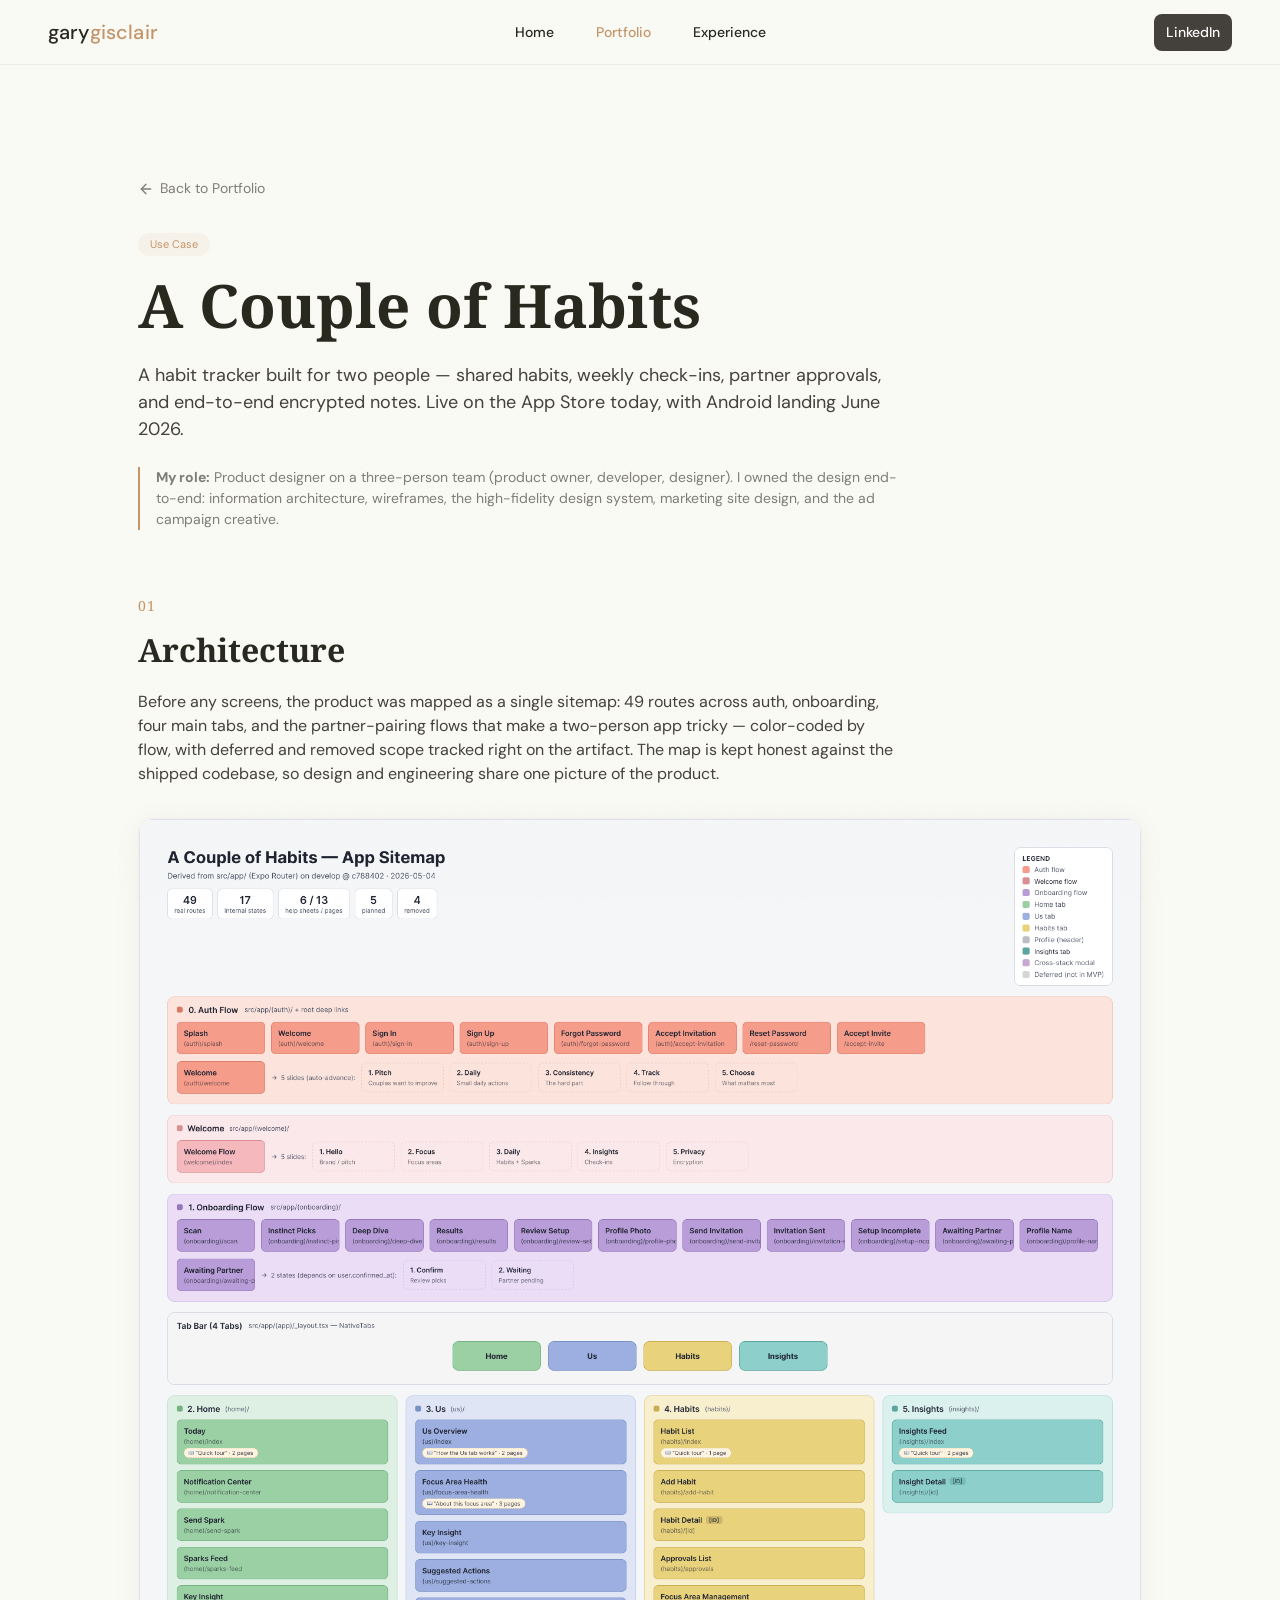
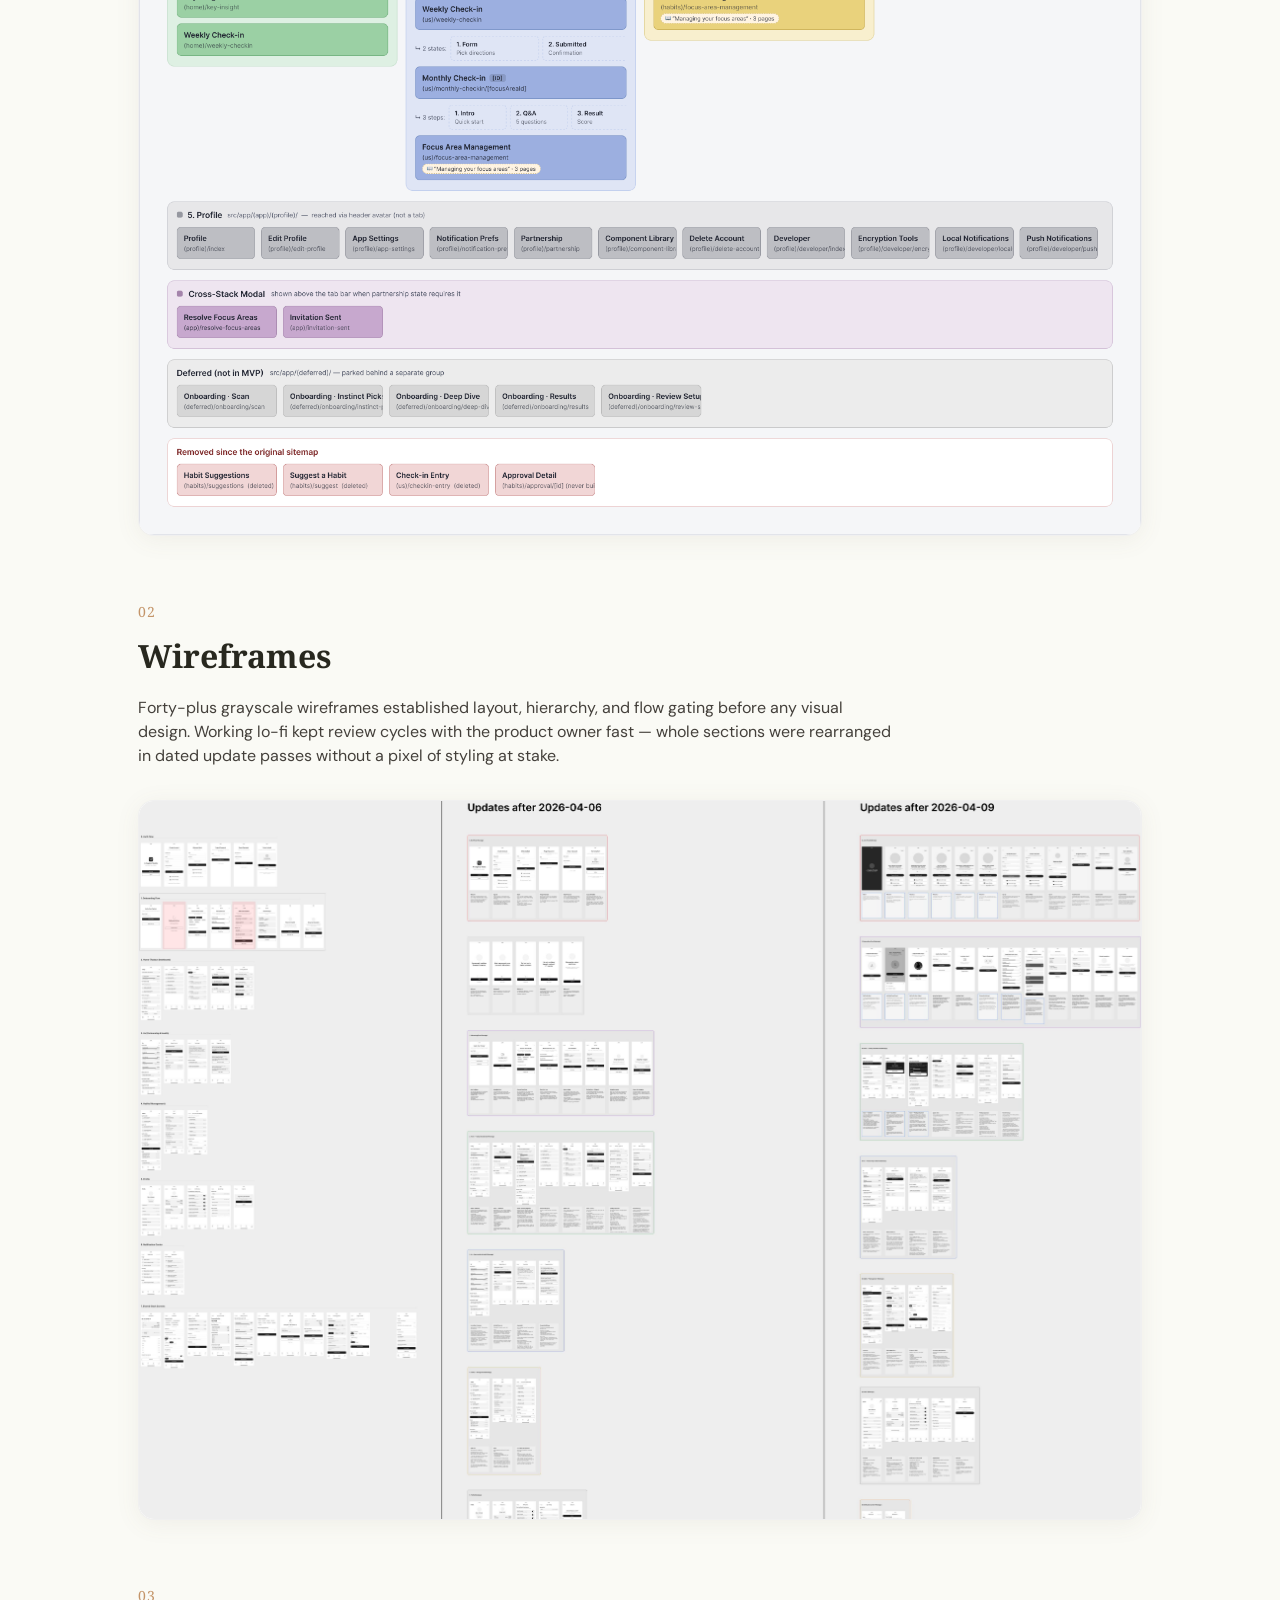
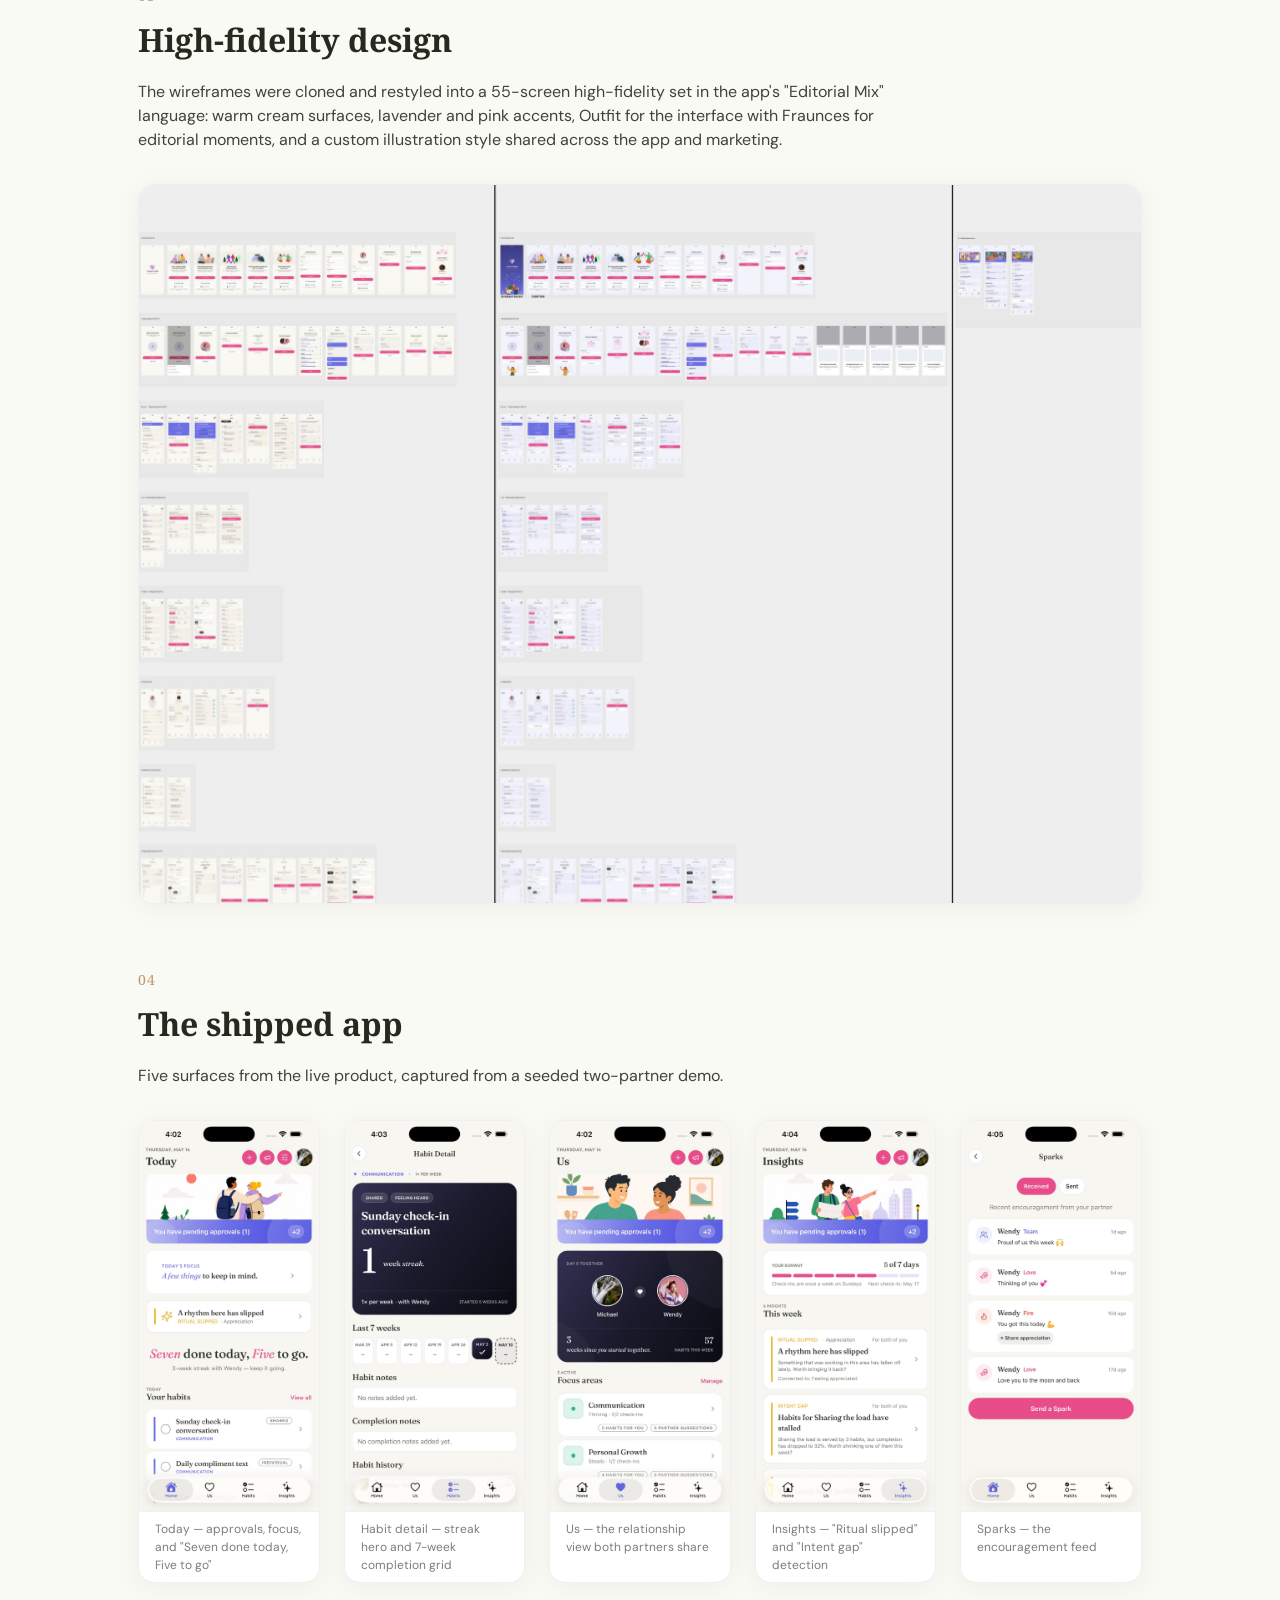
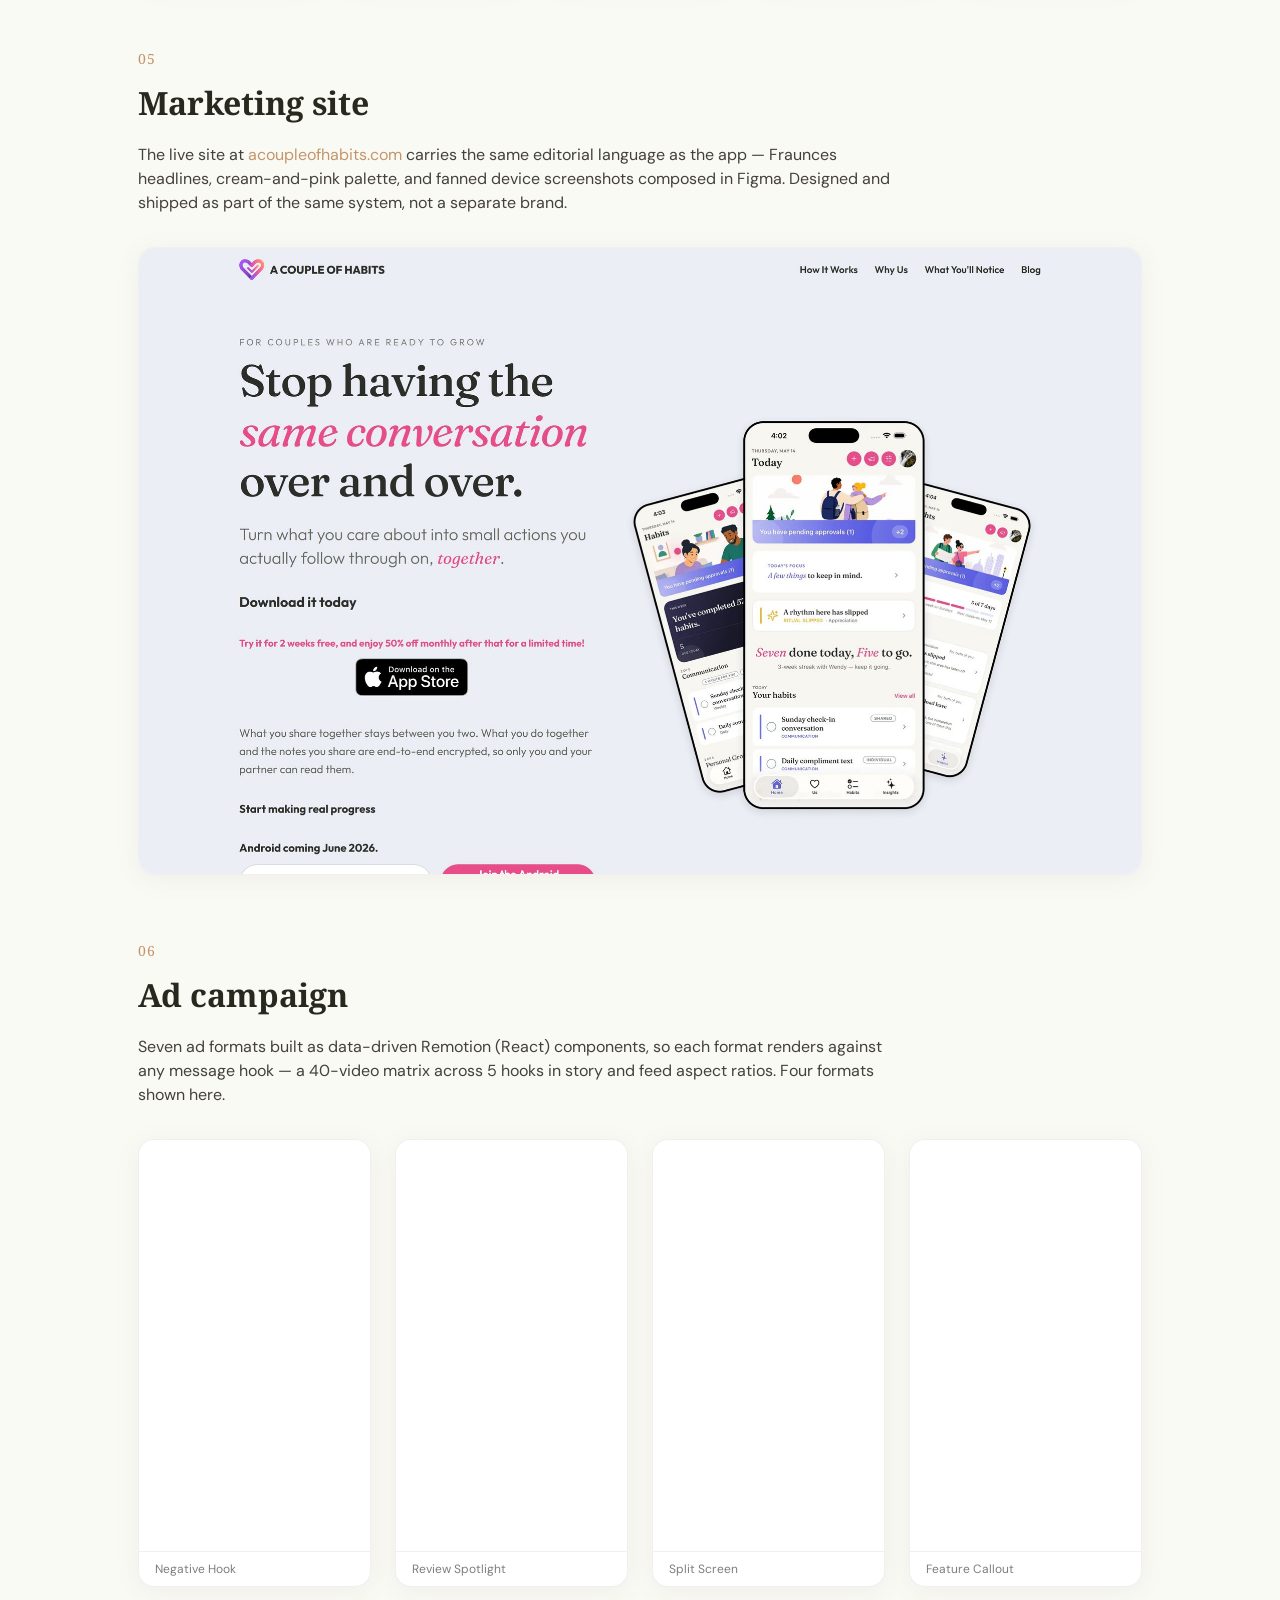
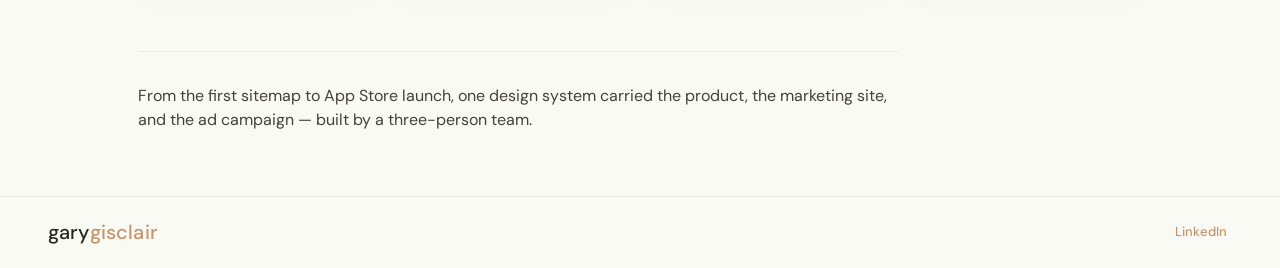
<file: use-cases/a-couple-of-habits.html>
<!DOCTYPE html>
<html lang="en">
<head>
  <meta charset="UTF-8">
  <meta name="viewport" content="width=device-width, initial-scale=1.0">
  <title>A Couple of Habits — Use Case | Gary Gisclair</title>
  <meta name="description" content="End-to-end product design use case: A Couple of Habits, a habit-tracking app for couples — sitemap, wireframes, high-fidelity design, shipped App Store product, marketing site, and motion ad campaign.">
  <link rel="canonical" href="https://www.garygisclair.com/use-cases/a-couple-of-habits.html">
  <link rel="icon" href="../favicon.svg" type="image/svg+xml">
  <link rel="preconnect" href="https://fonts.googleapis.com">
  <link rel="preconnect" href="https://fonts.gstatic.com" crossorigin>
  <link href="https://fonts.googleapis.com/css2?family=DM+Sans:ital,opsz,wght@0,9..40,100..1000;1,9..40,100..1000&family=Noto+Serif:ital,wght@0,400..900;1,400..900&display=swap" rel="stylesheet">
  <link rel="stylesheet" href="../styles.css">
  <style>
    /* Scoped layout for the use-case article. Composes existing tokens only. */
    .uc-main {
      max-width: 1100px;
      margin: 0 auto;
      padding: calc(var(--nav-h) + var(--space-6)) var(--pad-x) var(--space-8);
    }
    .uc-back {
      display: inline-flex;
      align-items: center;
      gap: 6px;
      font-size: var(--text-small);
      color: var(--color-text-dim);
      margin-bottom: var(--space-4);
    }
    .uc-back:hover { color: var(--color-accent); }
    .uc-back svg { width: 16px; height: 16px; }
    .uc-intro {
      max-width: 760px;
      margin-bottom: var(--space-8);
    }
    .uc-title {
      font-family: var(--font-heading);
      font-size: clamp(36px, 5vw, var(--text-h2));
      line-height: 1.1;
      margin: var(--space-2) 0 var(--space-3);
    }
    .uc-lede {
      font-size: 18px;
      color: var(--color-text-muted);
      margin-bottom: var(--space-3);
    }
    .uc-role {
      font-size: var(--text-small);
      color: var(--color-text-dim);
      border-left: 2px solid var(--color-accent);
      padding-left: var(--space-2);
    }
    .uc-section { margin-bottom: var(--space-8); }
    .uc-section__head {
      max-width: 760px;
      margin-bottom: var(--space-4);
    }
    .uc-section__num {
      font-family: var(--font-heading);
      font-size: var(--text-small);
      color: var(--color-accent);
      letter-spacing: 0.08em;
    }
    .uc-section__title {
      font-family: var(--font-heading);
      font-size: 32px;
      margin: var(--space-1) 0 var(--space-2);
    }
    .uc-section__text {
      color: var(--color-text-muted);
    }
    .uc-figure {
      background: var(--color-card-inner);
      border: 1px solid var(--color-card-border);
      border-radius: var(--radius-md);
      overflow: hidden;
      box-shadow: 0 4px 24px var(--color-shadow);
    }
    .uc-figure img { width: 100%; }
    .uc-figure--scroll {
      max-height: 720px;
      overflow-y: auto;
    }
    .uc-phone-grid {
      display: grid;
      grid-template-columns: repeat(auto-fit, minmax(180px, 1fr));
      gap: var(--space-3);
    }
    .uc-phone {
      background: var(--color-card-inner);
      border: 1px solid var(--color-card-border);
      border-radius: var(--radius-md);
      overflow: hidden;
      box-shadow: 0 4px 24px var(--color-shadow);
    }
    .uc-phone img { width: 100%; }
    .uc-phone figcaption {
      font-size: var(--text-caption);
      color: var(--color-text-dim);
      padding: var(--space-1) var(--space-2);
      border-top: 1px solid var(--color-card-border);
    }
    .uc-video-grid {
      display: grid;
      grid-template-columns: repeat(auto-fit, minmax(200px, 1fr));
      gap: var(--space-3);
    }
    .uc-video {
      background: var(--color-card-inner);
      border: 1px solid var(--color-card-border);
      border-radius: var(--radius-md);
      overflow: hidden;
      box-shadow: 0 4px 24px var(--color-shadow);
    }
    .uc-video video {
      display: block;
      width: 100%;
      aspect-ratio: 9 / 16;
      object-fit: cover;
    }
    .uc-video figcaption {
      font-size: var(--text-caption);
      color: var(--color-text-dim);
      padding: var(--space-1) var(--space-2);
      border-top: 1px solid var(--color-card-border);
    }
    .uc-closing {
      max-width: 760px;
      border-top: 1px solid var(--color-card-border);
      padding-top: var(--space-4);
      color: var(--color-text-muted);
    }
    @media (max-width: 640px) {
      .uc-main { padding-left: var(--space-3); padding-right: var(--space-3); }
      .uc-figure--scroll { max-height: 480px; }
    }
  </style>
</head>
<body>

  <!-- Navigation -->
  <nav class="nav" aria-label="Main navigation">
    <div class="nav__inner">
      <a href="../index.html" class="logo" aria-label="Gary Gisclair">
        <span class="logo__first">gary</span><span class="logo__last">gisclair</span>
      </a>
      <div class="nav__links">
        <a href="../index.html" class="nav__link">Home</a>
        <a href="../index.html#portfolio" class="nav__link nav__link--active">Portfolio</a>
        <a href="../index.html#experience" class="nav__link">Experience</a>
      </div>
      <div class="nav__actions">
        <a href="https://www.linkedin.com/in/gary-gisclair-3093a55/" target="_blank" rel="noopener noreferrer" class="btn btn--nav">
          LinkedIn
        </a>
      </div>
    </div>
  </nav>

  <main class="uc-main">
    <a href="../index.html#portfolio" class="uc-back">
      <svg xmlns="http://www.w3.org/2000/svg" viewBox="0 0 24 24" fill="none" stroke="currentColor" stroke-width="2" stroke-linecap="round" stroke-linejoin="round" aria-hidden="true"><path d="m12 19-7-7 7-7"/><path d="M19 12H5"/></svg>
      Back to Portfolio
    </a>

    <header class="uc-intro">
      <span class="tag">Use Case</span>
      <h1 class="uc-title">A Couple of Habits</h1>
      <p class="uc-lede">
        A habit tracker built for two people — shared habits, weekly
        check-ins, partner approvals, and end-to-end encrypted notes.
        Live on the App Store today, with Android landing June 2026.
      </p>
      <p class="uc-role">
        <strong>My role:</strong> Product designer on a three-person team
        (product owner, developer, designer). I owned the design
        end-to-end: information architecture, wireframes, the
        high-fidelity design system, marketing site design, and the ad
        campaign creative.
      </p>
    </header>

    <section class="uc-section">
      <div class="uc-section__head">
        <span class="uc-section__num">01</span>
        <h2 class="uc-section__title">Architecture</h2>
        <p class="uc-section__text">
          Before any screens, the product was mapped as a single sitemap:
          49 routes across auth, onboarding, four main tabs, and the
          partner-pairing flows that make a two-person app tricky —
          color-coded by flow, with deferred and removed scope tracked
          right on the artifact. The map is kept honest against the
          shipped codebase, so design and engineering share one picture
          of the product.
        </p>
      </div>
      <figure class="uc-figure">
        <img src="../images/a-couple-of-habits/sitemap.png" alt="A Couple of Habits app sitemap — 49 routes color-coded by flow" loading="lazy">
      </figure>
    </section>

    <section class="uc-section">
      <div class="uc-section__head">
        <span class="uc-section__num">02</span>
        <h2 class="uc-section__title">Wireframes</h2>
        <p class="uc-section__text">
          Forty-plus grayscale wireframes established layout, hierarchy,
          and flow gating before any visual design. Working lo-fi kept
          review cycles with the product owner fast — whole sections were
          rearranged in dated update passes without a pixel of styling at
          stake.
        </p>
      </div>
      <figure class="uc-figure uc-figure--scroll">
        <img src="../images/a-couple-of-habits/wireframes.jpg" alt="Wireframe wall — 40+ grayscale screens across dated update passes" loading="lazy">
      </figure>
    </section>

    <section class="uc-section">
      <div class="uc-section__head">
        <span class="uc-section__num">03</span>
        <h2 class="uc-section__title">High-fidelity design</h2>
        <p class="uc-section__text">
          The wireframes were cloned and restyled into a 55-screen
          high-fidelity set in the app's "Editorial Mix" language: warm
          cream surfaces, lavender and pink accents, Outfit for the
          interface with Fraunces for editorial moments, and a custom
          illustration style shared across the app and marketing.
        </p>
      </div>
      <figure class="uc-figure uc-figure--scroll">
        <img src="../images/a-couple-of-habits/hifi-screens.jpg" alt="High-fidelity screen wall in the Editorial Mix design language" loading="lazy">
      </figure>
    </section>

    <section class="uc-section">
      <div class="uc-section__head">
        <span class="uc-section__num">04</span>
        <h2 class="uc-section__title">The shipped app</h2>
        <p class="uc-section__text">
          Five surfaces from the live product, captured from a seeded
          two-partner demo.
        </p>
      </div>
      <div class="uc-phone-grid">
        <figure class="uc-phone">
          <img src="../images/a-couple-of-habits/app-01-today.jpg" alt="Today screen — pending approvals, daily focus, habit list" loading="lazy">
          <figcaption>Today — approvals, focus, and "Seven done today, Five to go"</figcaption>
        </figure>
        <figure class="uc-phone">
          <img src="../images/a-couple-of-habits/app-02-habit-detail.jpg" alt="Habit detail — streak card, feeling tags, completion grid" loading="lazy">
          <figcaption>Habit detail — streak hero and 7-week completion grid</figcaption>
        </figure>
        <figure class="uc-phone">
          <img src="../images/a-couple-of-habits/app-03-us-tab.jpg" alt="Us tab — shared relationship view with both partners" loading="lazy">
          <figcaption>Us — the relationship view both partners share</figcaption>
        </figure>
        <figure class="uc-phone">
          <img src="../images/a-couple-of-habits/app-04-insights.jpg" alt="Insights tab — pattern detection over the couple's data" loading="lazy">
          <figcaption>Insights — "Ritual slipped" and "Intent gap" detection</figcaption>
        </figure>
        <figure class="uc-phone">
          <img src="../images/a-couple-of-habits/app-05-sparks.jpg" alt="Sparks feed — encouragements received from a partner" loading="lazy">
          <figcaption>Sparks — the encouragement feed</figcaption>
        </figure>
      </div>
    </section>

    <section class="uc-section">
      <div class="uc-section__head">
        <span class="uc-section__num">05</span>
        <h2 class="uc-section__title">Marketing site</h2>
        <p class="uc-section__text">
          The live site at
          <a href="https://acoupleofhabits.com" target="_blank" rel="noopener noreferrer" style="color: var(--color-accent);">acoupleofhabits.com</a>
          carries the same editorial language as the app — Fraunces
          headlines, cream-and-pink palette, and fanned device
          screenshots composed in Figma. Designed and shipped as part of
          the same system, not a separate brand.
        </p>
      </div>
      <figure class="uc-figure">
        <img src="../images/a-couple-of-habits/marketing-hero.jpg" alt="acoupleofhabits.com hero — editorial headline with fanned device screenshots" loading="lazy">
      </figure>
    </section>

    <section class="uc-section">
      <div class="uc-section__head">
        <span class="uc-section__num">06</span>
        <h2 class="uc-section__title">Ad campaign</h2>
        <p class="uc-section__text">
          Seven ad formats built as data-driven Remotion (React)
          components, so each format renders against any message hook —
          a 40-video matrix across 5 hooks in story and feed aspect
          ratios. Four formats shown here.
        </p>
      </div>
      <div class="uc-video-grid">
        <figure class="uc-video">
          <video src="../images/a-couple-of-habits/ad-negative-hook.mp4" muted loop playsinline autoplay preload="metadata"></video>
          <figcaption>Negative Hook</figcaption>
        </figure>
        <figure class="uc-video">
          <video src="../images/a-couple-of-habits/ad-review-spotlight.mp4" muted loop playsinline autoplay preload="metadata"></video>
          <figcaption>Review Spotlight</figcaption>
        </figure>
        <figure class="uc-video">
          <video src="../images/a-couple-of-habits/ad-split-screen.mp4" muted loop playsinline autoplay preload="metadata"></video>
          <figcaption>Split Screen</figcaption>
        </figure>
        <figure class="uc-video">
          <video src="../images/a-couple-of-habits/ad-feature-callout.mp4" muted loop playsinline autoplay preload="metadata"></video>
          <figcaption>Feature Callout</figcaption>
        </figure>
      </div>
    </section>

    <p class="uc-closing">
      From the first sitemap to App Store launch, one design system
      carried the product, the marketing site, and the ad campaign —
      built by a three-person team.
    </p>
  </main>

  <!-- Footer -->
  <footer class="footer" role="contentinfo">
    <div class="footer__inner">
      <a href="../index.html" class="logo" aria-label="Gary Gisclair">
        <span class="logo__first">gary</span><span class="logo__last">gisclair</span>
      </a>
      <a href="https://www.linkedin.com/in/gary-gisclair-3093a55/" target="_blank" rel="noopener noreferrer" class="btn btn--text">
        LinkedIn
      </a>
    </div>
  </footer>

  <script>
    // Respect reduced motion: stop ad loops, hand control to the user.
    const reduceMotion = window.matchMedia('(prefers-reduced-motion: reduce)');
    if (reduceMotion.matches) {
      document.querySelectorAll('.uc-video video').forEach(v => {
        v.removeAttribute('autoplay');
        v.pause();
        v.controls = true;
      });
    }
  </script>

</body>
</html>
</file>
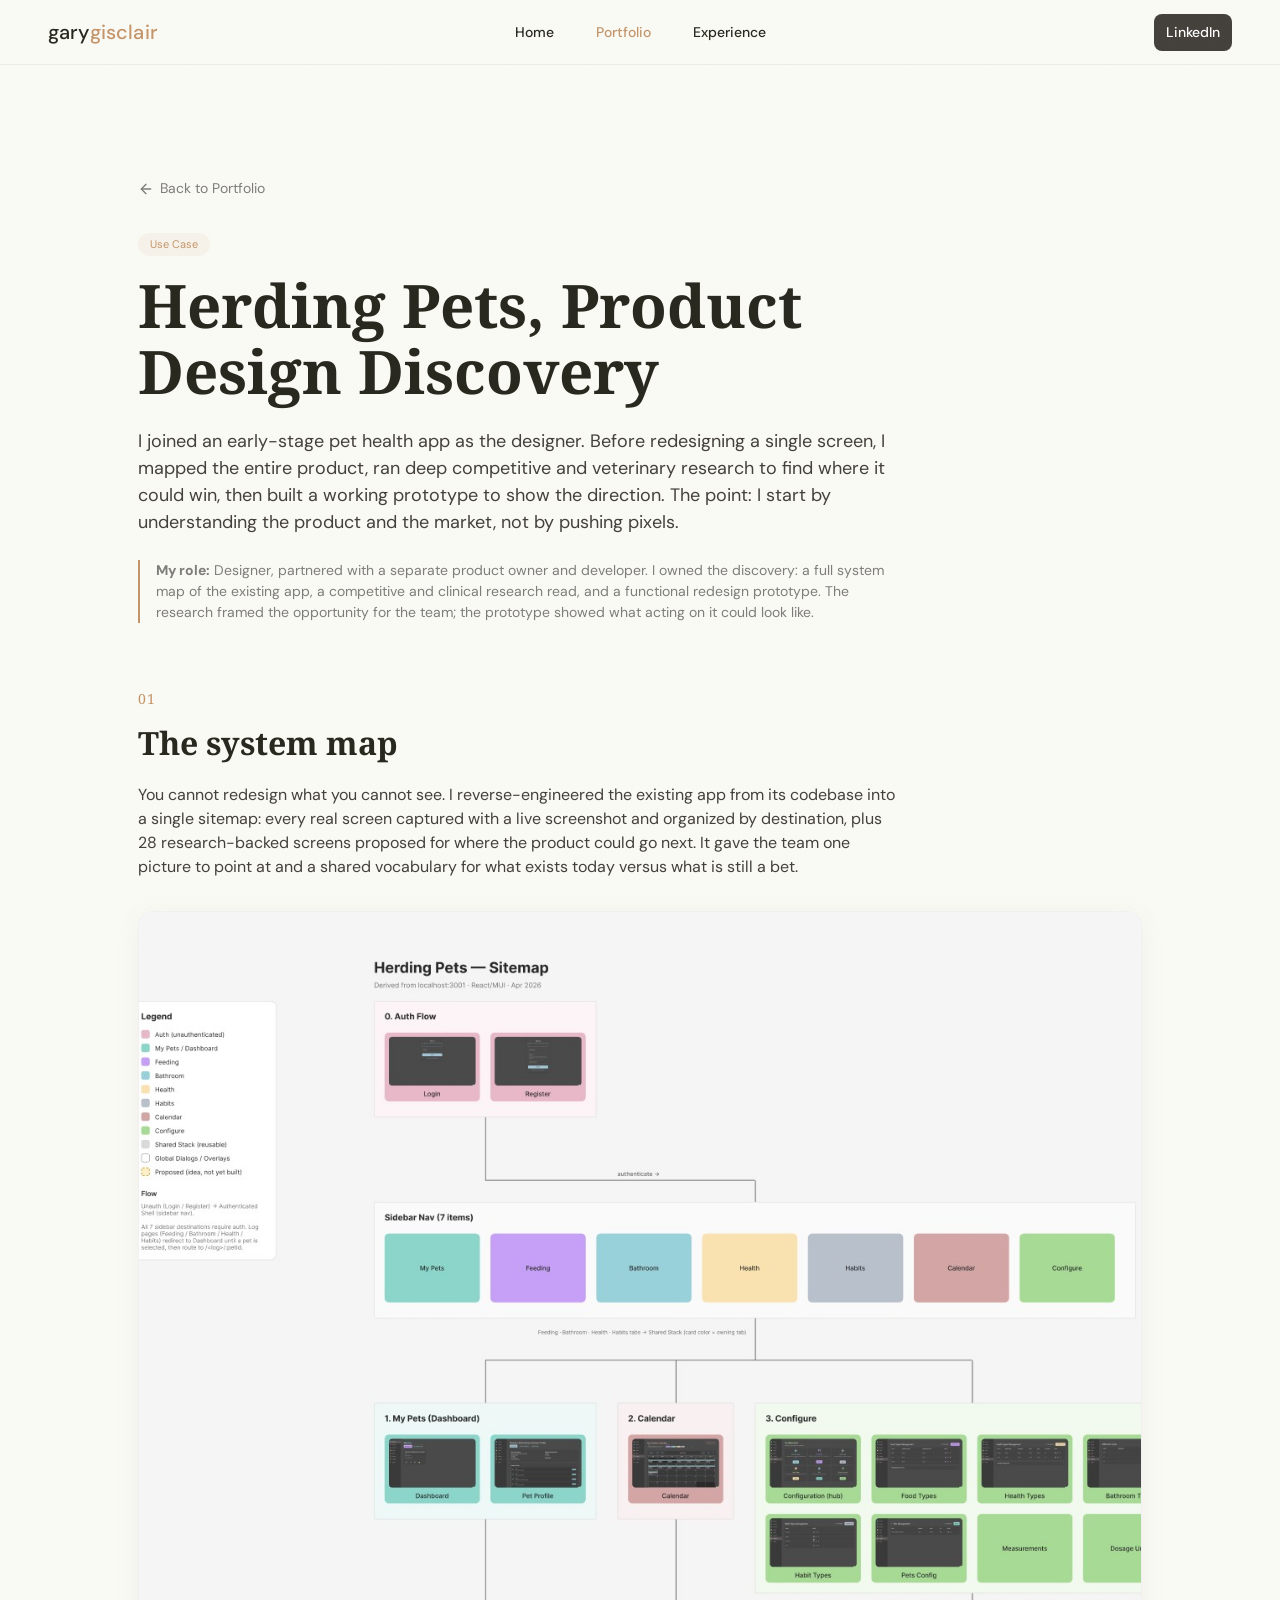
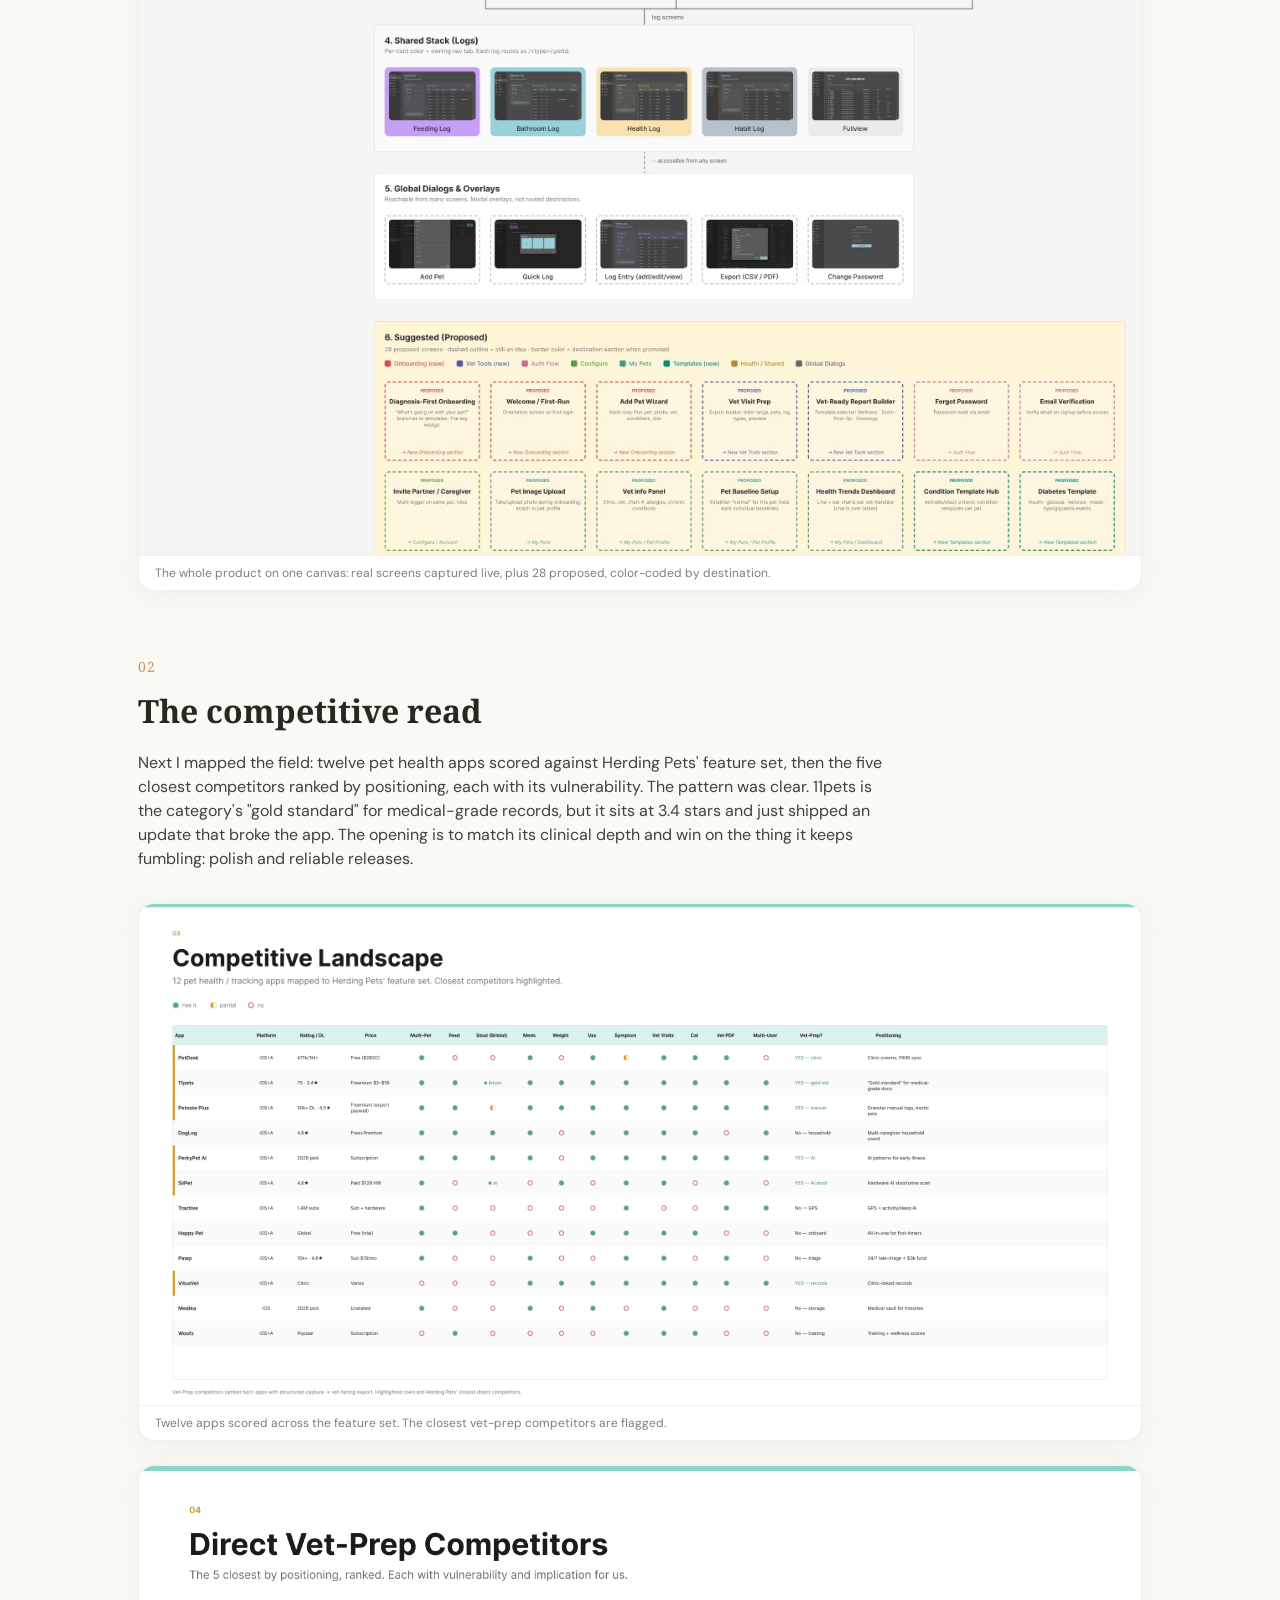
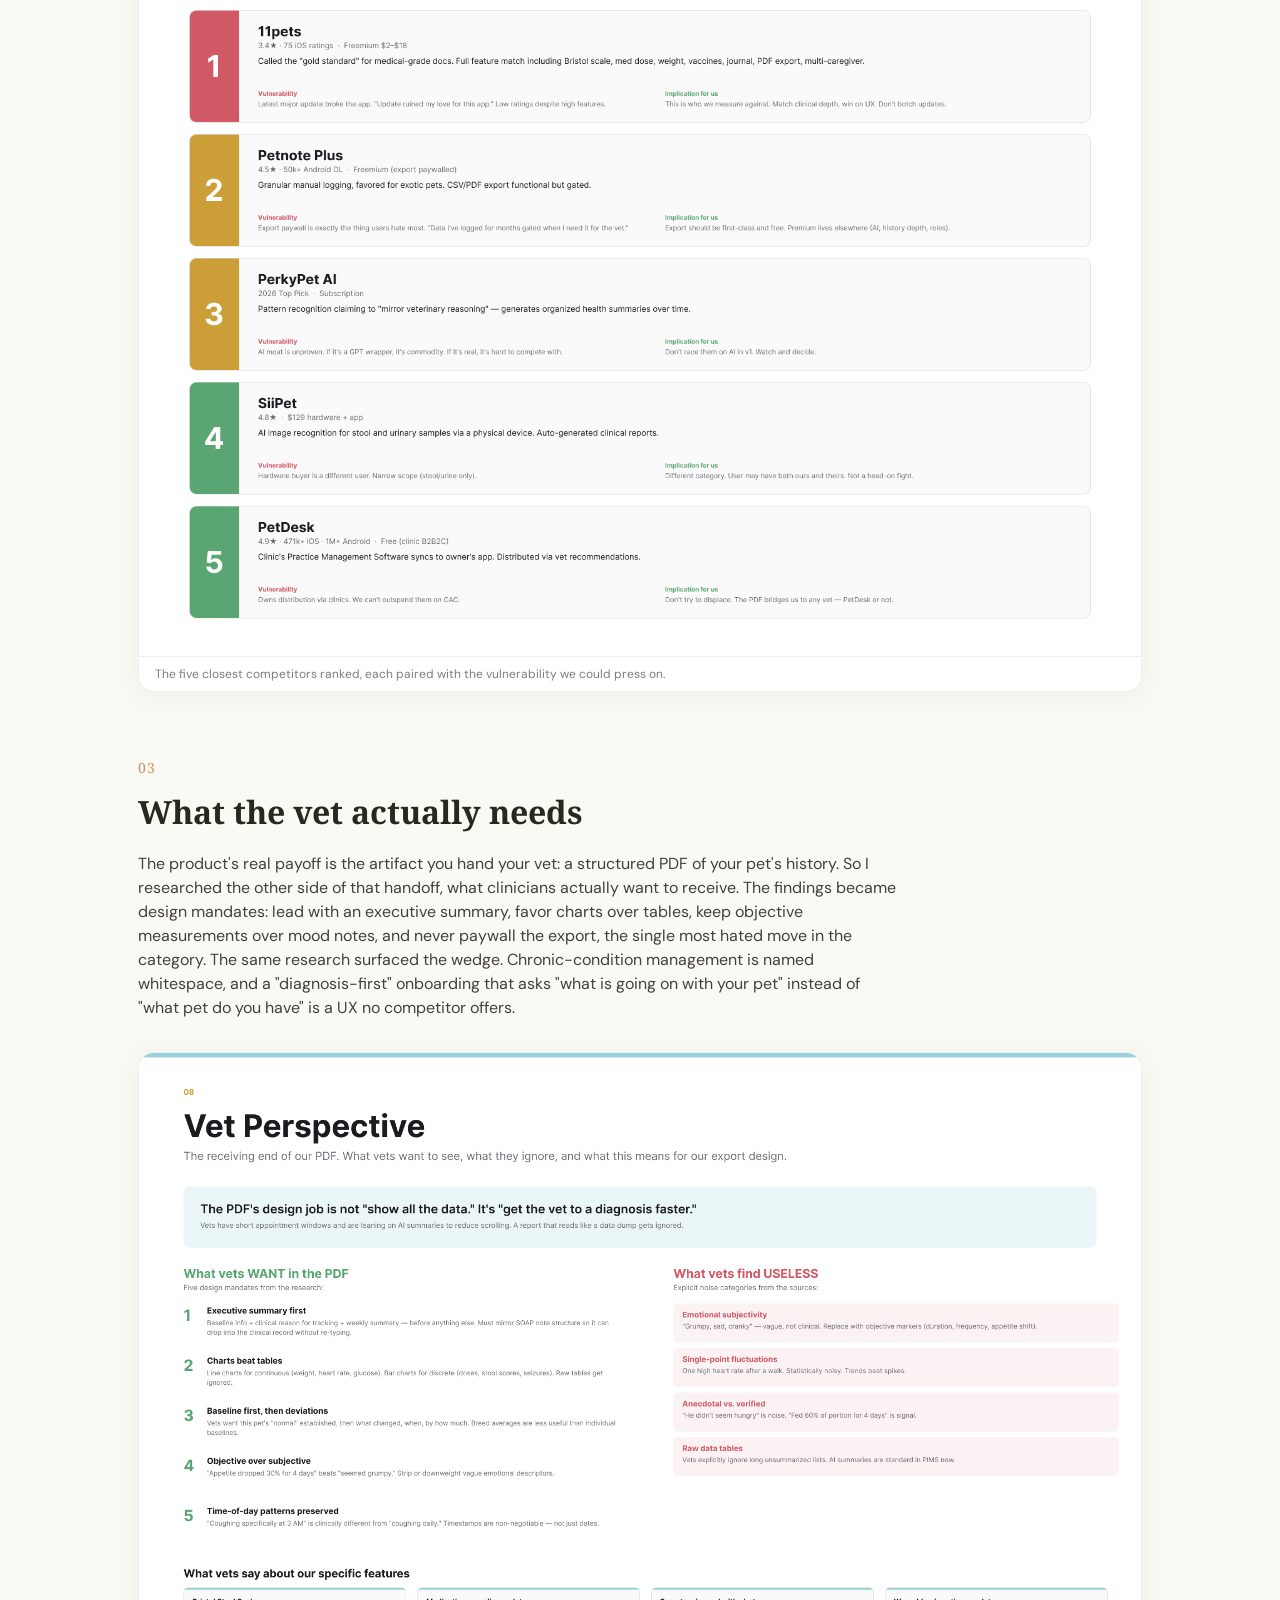
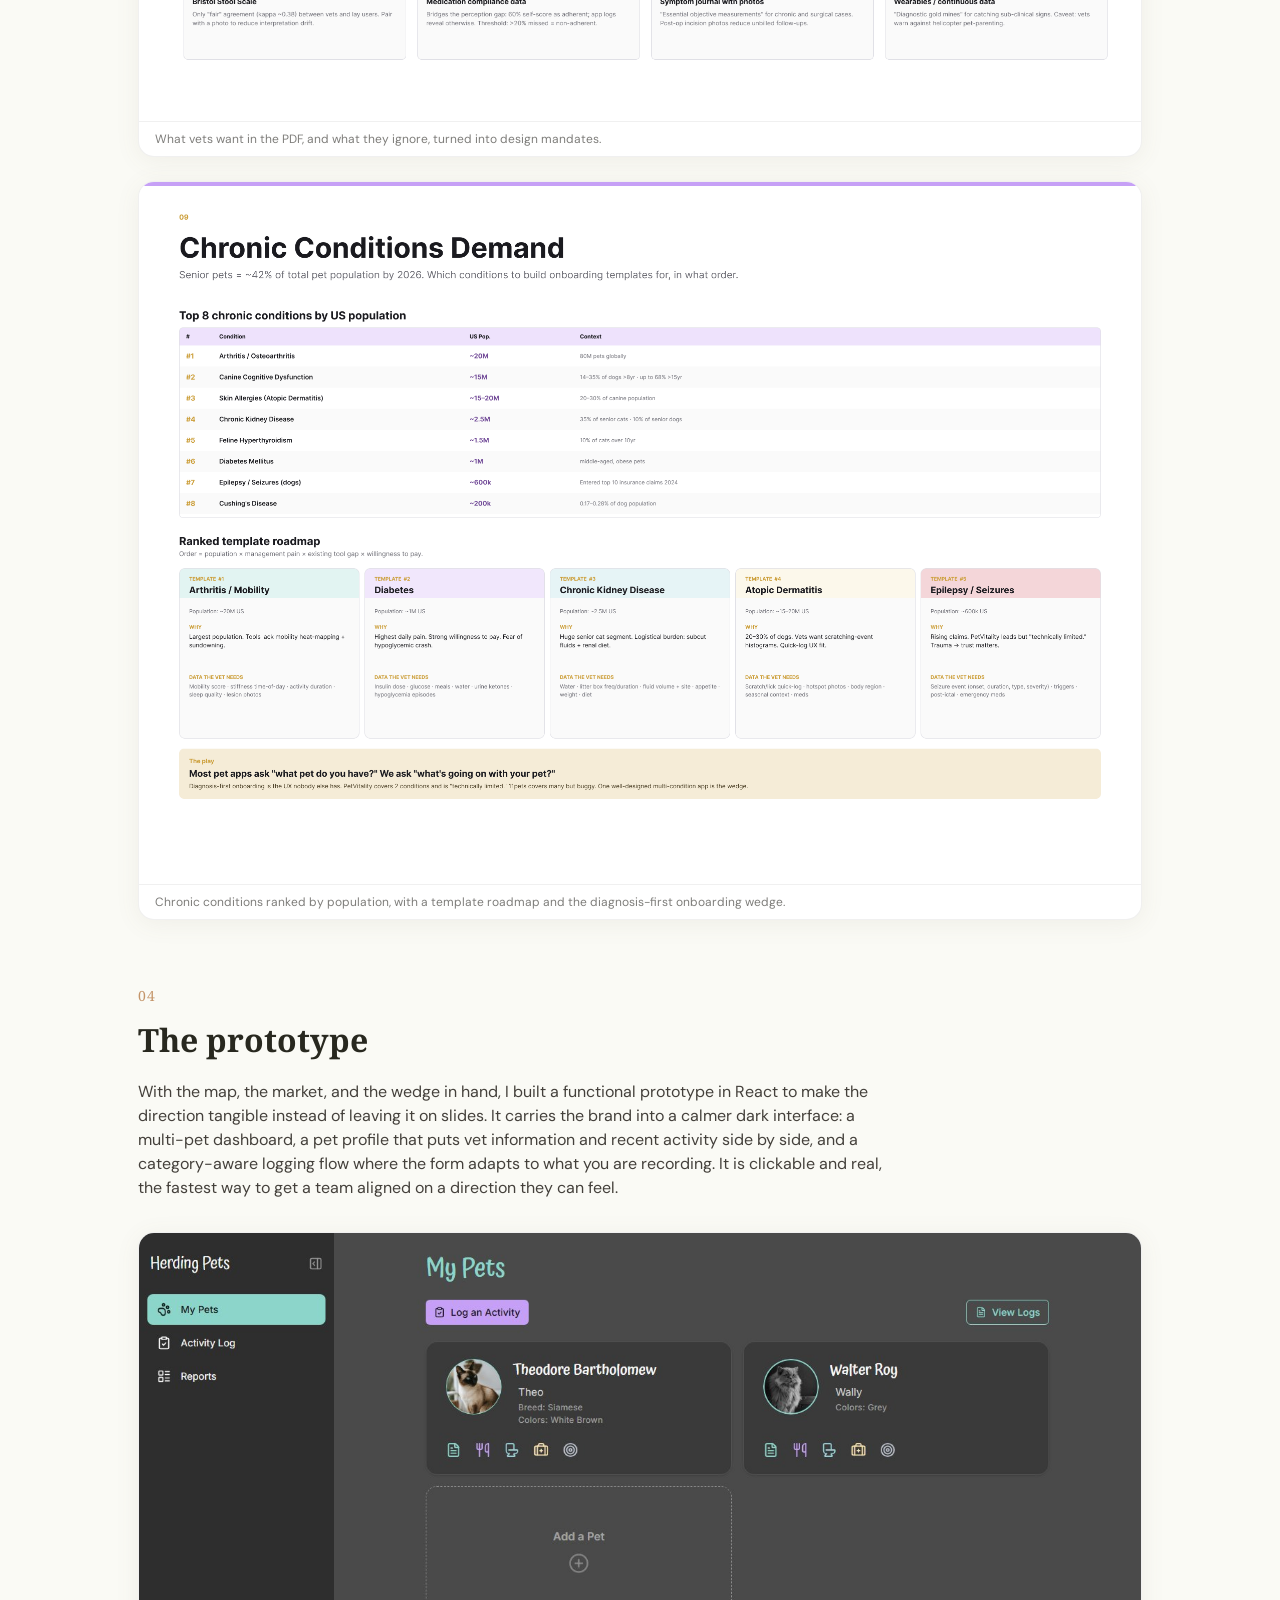
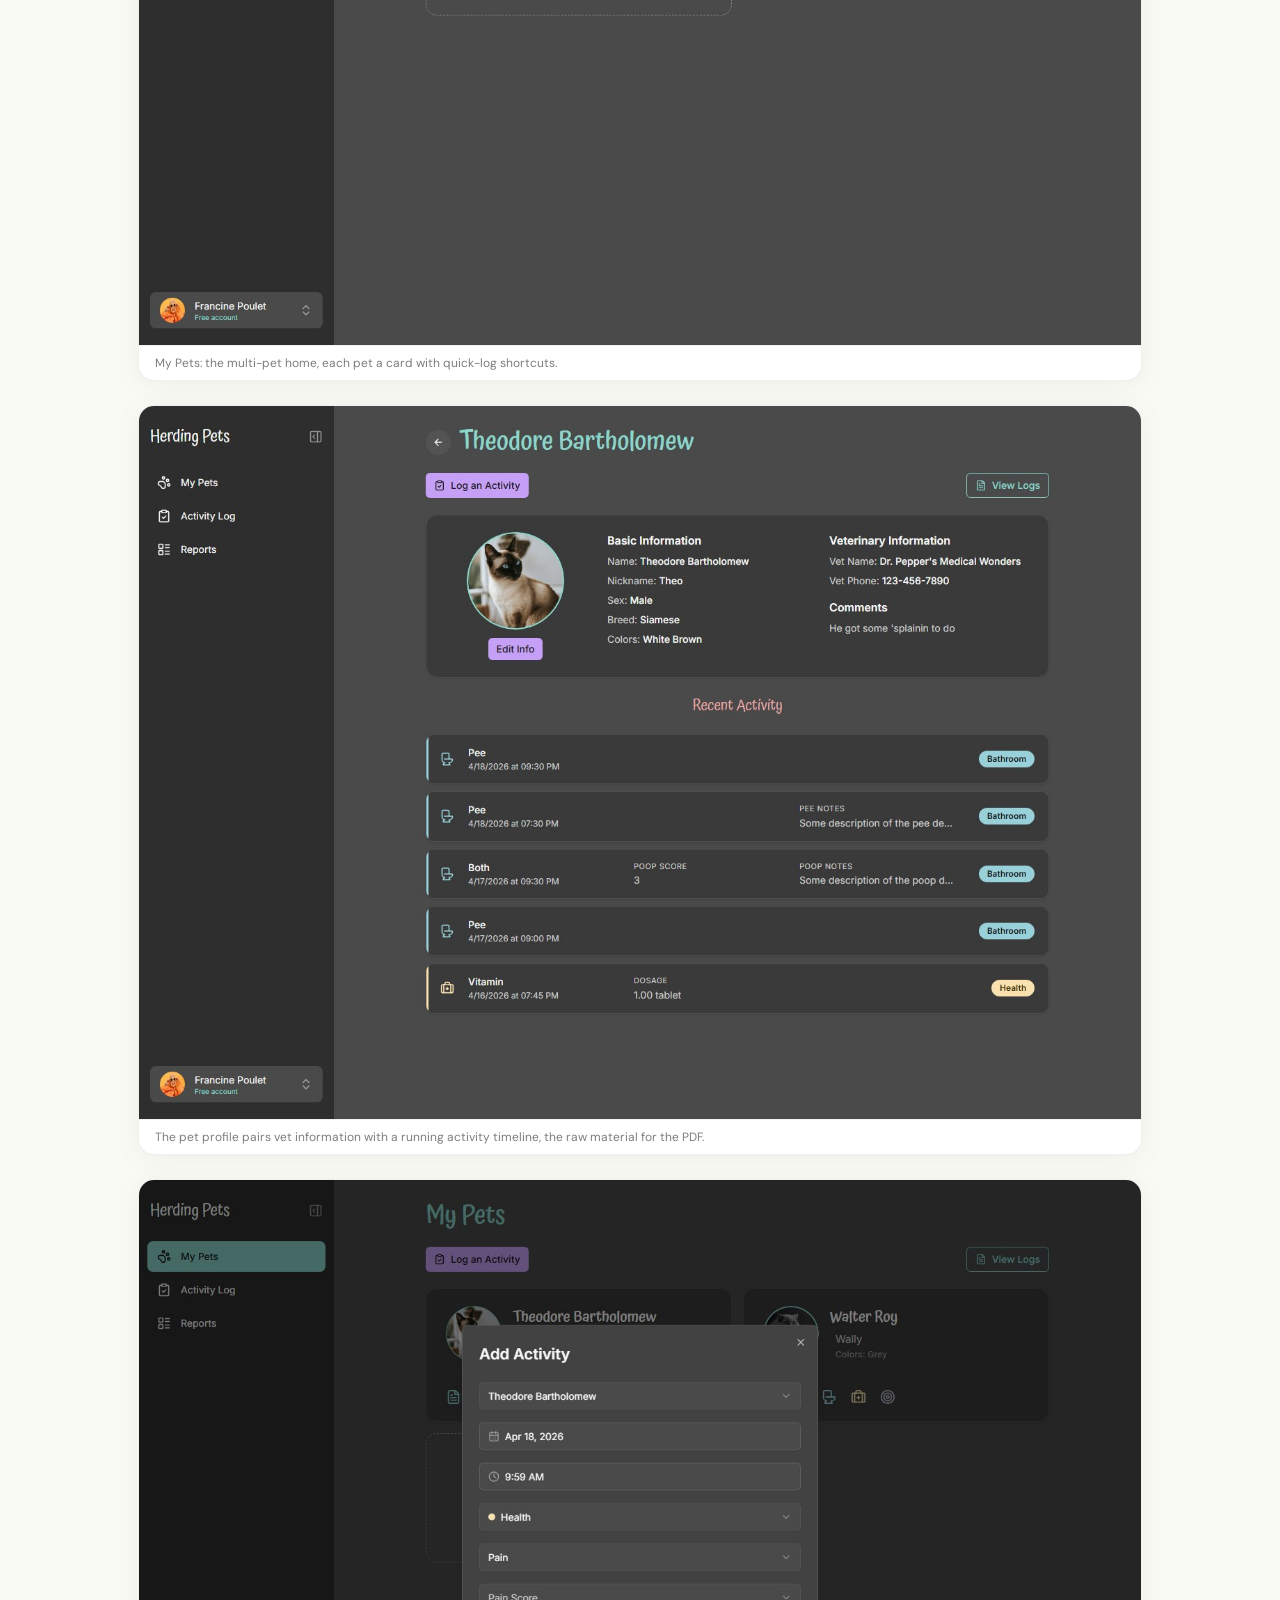
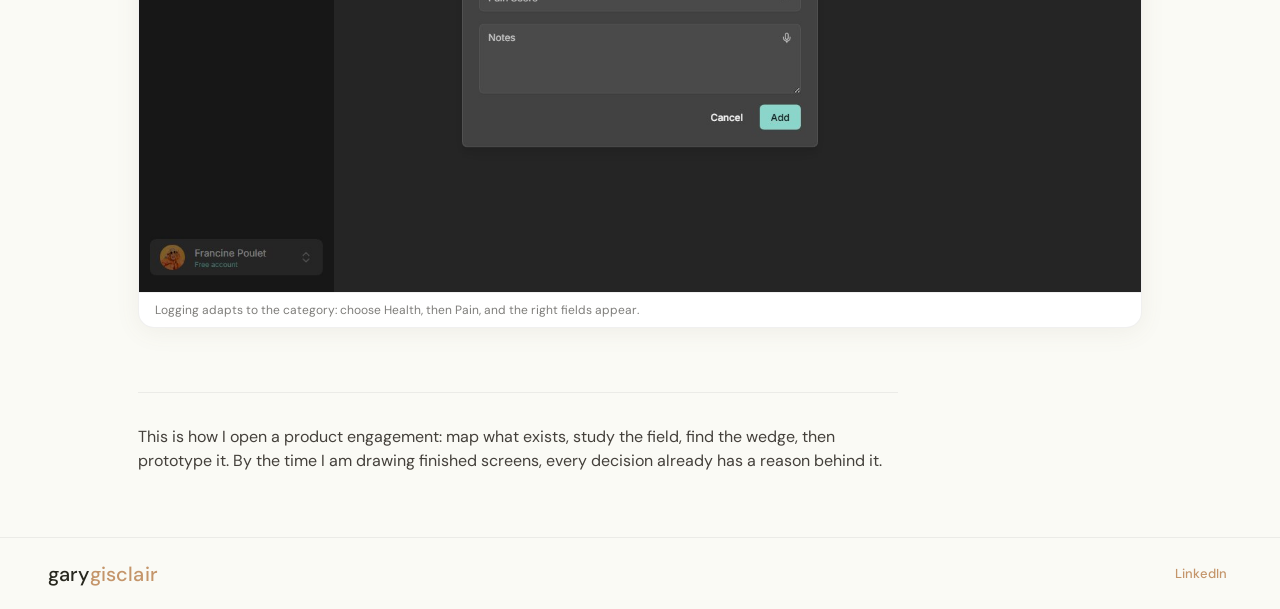
<file: use-cases/herding-pets.html>
<!DOCTYPE html>
<html lang="en">
<head>
  <meta charset="UTF-8">
  <meta name="viewport" content="width=device-width, initial-scale=1.0">
  <title>Herding Pets, Product Design Discovery | Gary Gisclair</title>
  <meta name="description" content="Product design discovery for Herding Pets, a vet-prep pet health app: a full system map of the existing product, competitive and veterinary research to find the wedge, and a functional React prototype of the redesign.">
  <link rel="canonical" href="https://www.garygisclair.com/use-cases/herding-pets.html">
  <link rel="icon" href="../favicon.svg" type="image/svg+xml">
  <link rel="preconnect" href="https://fonts.googleapis.com">
  <link rel="preconnect" href="https://fonts.gstatic.com" crossorigin>
  <link href="https://fonts.googleapis.com/css2?family=DM+Sans:ital,opsz,wght@0,9..40,100..1000;1,9..40,100..1000&family=Noto+Serif:ital,wght@0,400..900;1,400..900&display=swap" rel="stylesheet">
  <link rel="stylesheet" href="../styles.css">
  <style>
    /* Scoped layout for the use-case article. Composes existing tokens only. */
    .uc-main {
      max-width: 1100px;
      margin: 0 auto;
      padding: calc(var(--nav-h) + var(--space-6)) var(--pad-x) var(--space-8);
    }
    .uc-back {
      display: inline-flex;
      align-items: center;
      gap: 6px;
      font-size: var(--text-small);
      color: var(--color-text-dim);
      margin-bottom: var(--space-4);
    }
    .uc-back:hover { color: var(--color-accent); }
    .uc-back svg { width: 16px; height: 16px; }
    .uc-intro {
      max-width: 760px;
      margin-bottom: var(--space-8);
    }
    .uc-title {
      font-family: var(--font-heading);
      font-size: clamp(36px, 5vw, var(--text-h2));
      line-height: 1.1;
      margin: var(--space-2) 0 var(--space-3);
    }
    .uc-lede {
      font-size: 18px;
      color: var(--color-text-muted);
      margin-bottom: var(--space-3);
    }
    .uc-role {
      font-size: var(--text-small);
      color: var(--color-text-dim);
      border-left: 2px solid var(--color-accent);
      padding-left: var(--space-2);
    }
    .uc-section { margin-bottom: var(--space-8); }
    .uc-section__head {
      max-width: 760px;
      margin-bottom: var(--space-4);
    }
    .uc-section__num {
      font-family: var(--font-heading);
      font-size: var(--text-small);
      color: var(--color-accent);
      letter-spacing: 0.08em;
    }
    .uc-section__title {
      font-family: var(--font-heading);
      font-size: 32px;
      margin: var(--space-1) 0 var(--space-2);
    }
    .uc-section__text {
      color: var(--color-text-muted);
    }
    .uc-figure {
      background: var(--color-card-inner);
      border: 1px solid var(--color-card-border);
      border-radius: var(--radius-md);
      overflow: hidden;
      box-shadow: 0 4px 24px var(--color-shadow);
    }
    .uc-figure img { width: 100%; display: block; }
    .uc-figure figcaption {
      font-size: var(--text-caption);
      color: var(--color-text-dim);
      padding: var(--space-1) var(--space-2);
      border-top: 1px solid var(--color-card-border);
    }
    .uc-figure + .uc-figure { margin-top: var(--space-3); }
    /* Tall artifacts live in a scroll frame so they don't dominate the page. */
    .uc-figure--scroll {
      max-height: 820px;
      overflow-y: auto;
    }
    /* Pull-quote for the takeaway */
    .uc-quote {
      max-width: 760px;
      font-family: var(--font-heading);
      font-size: clamp(20px, 2.6vw, 26px);
      line-height: 1.35;
      border-left: 3px solid var(--color-accent);
      padding-left: var(--space-3);
      margin: var(--space-4) 0;
      color: var(--color-text);
    }
    .uc-closing {
      max-width: 760px;
      border-top: 1px solid var(--color-card-border);
      padding-top: var(--space-4);
      color: var(--color-text-muted);
    }
    @media (max-width: 640px) {
      .uc-main { padding-left: var(--space-3); padding-right: var(--space-3); }
      .uc-figure--scroll { max-height: 560px; }
    }
  </style>
</head>
<body>

  <!-- Navigation -->
  <nav class="nav" aria-label="Main navigation">
    <div class="nav__inner">
      <a href="../index.html" class="logo" aria-label="Gary Gisclair">
        <span class="logo__first">gary</span><span class="logo__last">gisclair</span>
      </a>
      <div class="nav__links">
        <a href="../index.html" class="nav__link">Home</a>
        <a href="../index.html#portfolio" class="nav__link nav__link--active">Portfolio</a>
        <a href="../index.html#experience" class="nav__link">Experience</a>
      </div>
      <div class="nav__actions">
        <a href="https://www.linkedin.com/in/gary-gisclair-3093a55/" target="_blank" rel="noopener noreferrer" class="btn btn--nav">
          LinkedIn
        </a>
      </div>
    </div>
  </nav>

  <main class="uc-main">
    <a href="../index.html#portfolio" class="uc-back">
      <svg xmlns="http://www.w3.org/2000/svg" viewBox="0 0 24 24" fill="none" stroke="currentColor" stroke-width="2" stroke-linecap="round" stroke-linejoin="round" aria-hidden="true"><path d="m12 19-7-7 7-7"/><path d="M19 12H5"/></svg>
      Back to Portfolio
    </a>

    <header class="uc-intro">
      <span class="tag">Use Case</span>
      <h1 class="uc-title">Herding Pets, Product Design Discovery</h1>
      <p class="uc-lede">
        I joined an early-stage pet health app as the designer. Before
        redesigning a single screen, I mapped the entire product, ran deep
        competitive and veterinary research to find where it could win, then
        built a working prototype to show the direction. The point: I start by
        understanding the product and the market, not by pushing pixels.
      </p>
      <p class="uc-role">
        <strong>My role:</strong> Designer, partnered with a separate product
        owner and developer. I owned the discovery: a full system map of the
        existing app, a competitive and clinical research read, and a
        functional redesign prototype. The research framed the opportunity for
        the team; the prototype showed what acting on it could look like.
      </p>
    </header>

    <section class="uc-section">
      <div class="uc-section__head">
        <span class="uc-section__num">01</span>
        <h2 class="uc-section__title">The system map</h2>
        <p class="uc-section__text">
          You cannot redesign what you cannot see. I reverse-engineered the
          existing app from its codebase into a single sitemap: every real
          screen captured with a live screenshot and organized by destination,
          plus 28 research-backed screens proposed for where the product could
          go next. It gave the team one picture to point at and a shared
          vocabulary for what exists today versus what is still a bet.
        </p>
      </div>
      <figure class="uc-figure">
        <img src="../images/herding-pets/sitemap.jpg" alt="Herding Pets sitemap: a tree of real app screens with live screenshots, plus a grid of proposed screens, color-coded by destination" loading="lazy">
        <figcaption>The whole product on one canvas: real screens captured live, plus 28 proposed, color-coded by destination.</figcaption>
      </figure>
    </section>

    <section class="uc-section">
      <div class="uc-section__head">
        <span class="uc-section__num">02</span>
        <h2 class="uc-section__title">The competitive read</h2>
        <p class="uc-section__text">
          Next I mapped the field: twelve pet health apps scored against
          Herding Pets' feature set, then the five closest competitors ranked
          by positioning, each with its vulnerability. The pattern was clear.
          11pets is the category's "gold standard" for medical-grade records,
          but it sits at 3.4 stars and just shipped an update that broke the
          app. The opening is to match its clinical depth and win on the thing
          it keeps fumbling: polish and reliable releases.
        </p>
      </div>
      <figure class="uc-figure">
        <img src="../images/herding-pets/competitor-landscape.png" alt="Competitive landscape matrix: 12 pet health apps scored across 14 features, with the closest vet-prep competitors flagged" loading="lazy">
        <figcaption>Twelve apps scored across the feature set. The closest vet-prep competitors are flagged.</figcaption>
      </figure>
      <figure class="uc-figure">
        <img src="../images/herding-pets/competitor-ranked.png" alt="The five closest competitors ranked one through five, each with a vulnerability and an implication for Herding Pets" loading="lazy">
        <figcaption>The five closest competitors ranked, each paired with the vulnerability we could press on.</figcaption>
      </figure>
    </section>

    <section class="uc-section">
      <div class="uc-section__head">
        <span class="uc-section__num">03</span>
        <h2 class="uc-section__title">What the vet actually needs</h2>
        <p class="uc-section__text">
          The product's real payoff is the artifact you hand your vet: a
          structured PDF of your pet's history. So I researched the other side
          of that handoff, what clinicians actually want to receive. The
          findings became design mandates: lead with an executive summary,
          favor charts over tables, keep objective measurements over mood
          notes, and never paywall the export, the single most hated move in
          the category. The same research surfaced the wedge. Chronic-condition
          management is named whitespace, and a "diagnosis-first" onboarding
          that asks "what is going on with your pet" instead of "what pet do
          you have" is a UX no competitor offers.
        </p>
      </div>
      <figure class="uc-figure">
        <img src="../images/herding-pets/vet-perspective.png" alt="Vet Perspective research: what vets want in the PDF, what they find useless, and feature-by-feature clinical reactions" loading="lazy">
        <figcaption>What vets want in the PDF, and what they ignore, turned into design mandates.</figcaption>
      </figure>
      <figure class="uc-figure">
        <img src="../images/herding-pets/chronic-conditions.png" alt="Chronic Conditions Demand: top eight conditions ranked by US pet population, a five-template roadmap, and the diagnosis-first onboarding wedge" loading="lazy">
        <figcaption>Chronic conditions ranked by population, with a template roadmap and the diagnosis-first onboarding wedge.</figcaption>
      </figure>
    </section>

    <section class="uc-section">
      <div class="uc-section__head">
        <span class="uc-section__num">04</span>
        <h2 class="uc-section__title">The prototype</h2>
        <p class="uc-section__text">
          With the map, the market, and the wedge in hand, I built a functional
          prototype in React to make the direction tangible instead of leaving
          it on slides. It carries the brand into a calmer dark interface: a
          multi-pet dashboard, a pet profile that puts vet information and
          recent activity side by side, and a category-aware logging flow where
          the form adapts to what you are recording. It is clickable and real,
          the fastest way to get a team aligned on a direction they can feel.
        </p>
      </div>
      <figure class="uc-figure">
        <img src="../images/herding-pets/dashboard.jpg" alt="Herding Pets prototype, My Pets dashboard: two pet cards with quick-log shortcuts and an Add a Pet card" loading="lazy">
        <figcaption>My Pets: the multi-pet home, each pet a card with quick-log shortcuts.</figcaption>
      </figure>
      <figure class="uc-figure">
        <img src="../images/herding-pets/pet-detail.jpg" alt="Herding Pets prototype, pet profile: basic and veterinary information beside a running activity timeline" loading="lazy">
        <figcaption>The pet profile pairs vet information with a running activity timeline, the raw material for the PDF.</figcaption>
      </figure>
      <figure class="uc-figure">
        <img src="../images/herding-pets/add-activity.jpg" alt="Herding Pets prototype, Add Activity modal: choosing the Health category and Pain type reveals a Pain Score field" loading="lazy">
        <figcaption>Logging adapts to the category: choose Health, then Pain, and the right fields appear.</figcaption>
      </figure>
    </section>

    <p class="uc-closing">
      This is how I open a product engagement: map what exists, study the
      field, find the wedge, then prototype it. By the time I am drawing
      finished screens, every decision already has a reason behind it.
    </p>
  </main>

  <!-- Footer -->
  <footer class="footer" role="contentinfo">
    <div class="footer__inner">
      <a href="../index.html" class="logo" aria-label="Gary Gisclair">
        <span class="logo__first">gary</span><span class="logo__last">gisclair</span>
      </a>
      <a href="https://www.linkedin.com/in/gary-gisclair-3093a55/" target="_blank" rel="noopener noreferrer" class="btn btn--text">
        LinkedIn
      </a>
    </div>
  </footer>

</body>
</html>
</file>
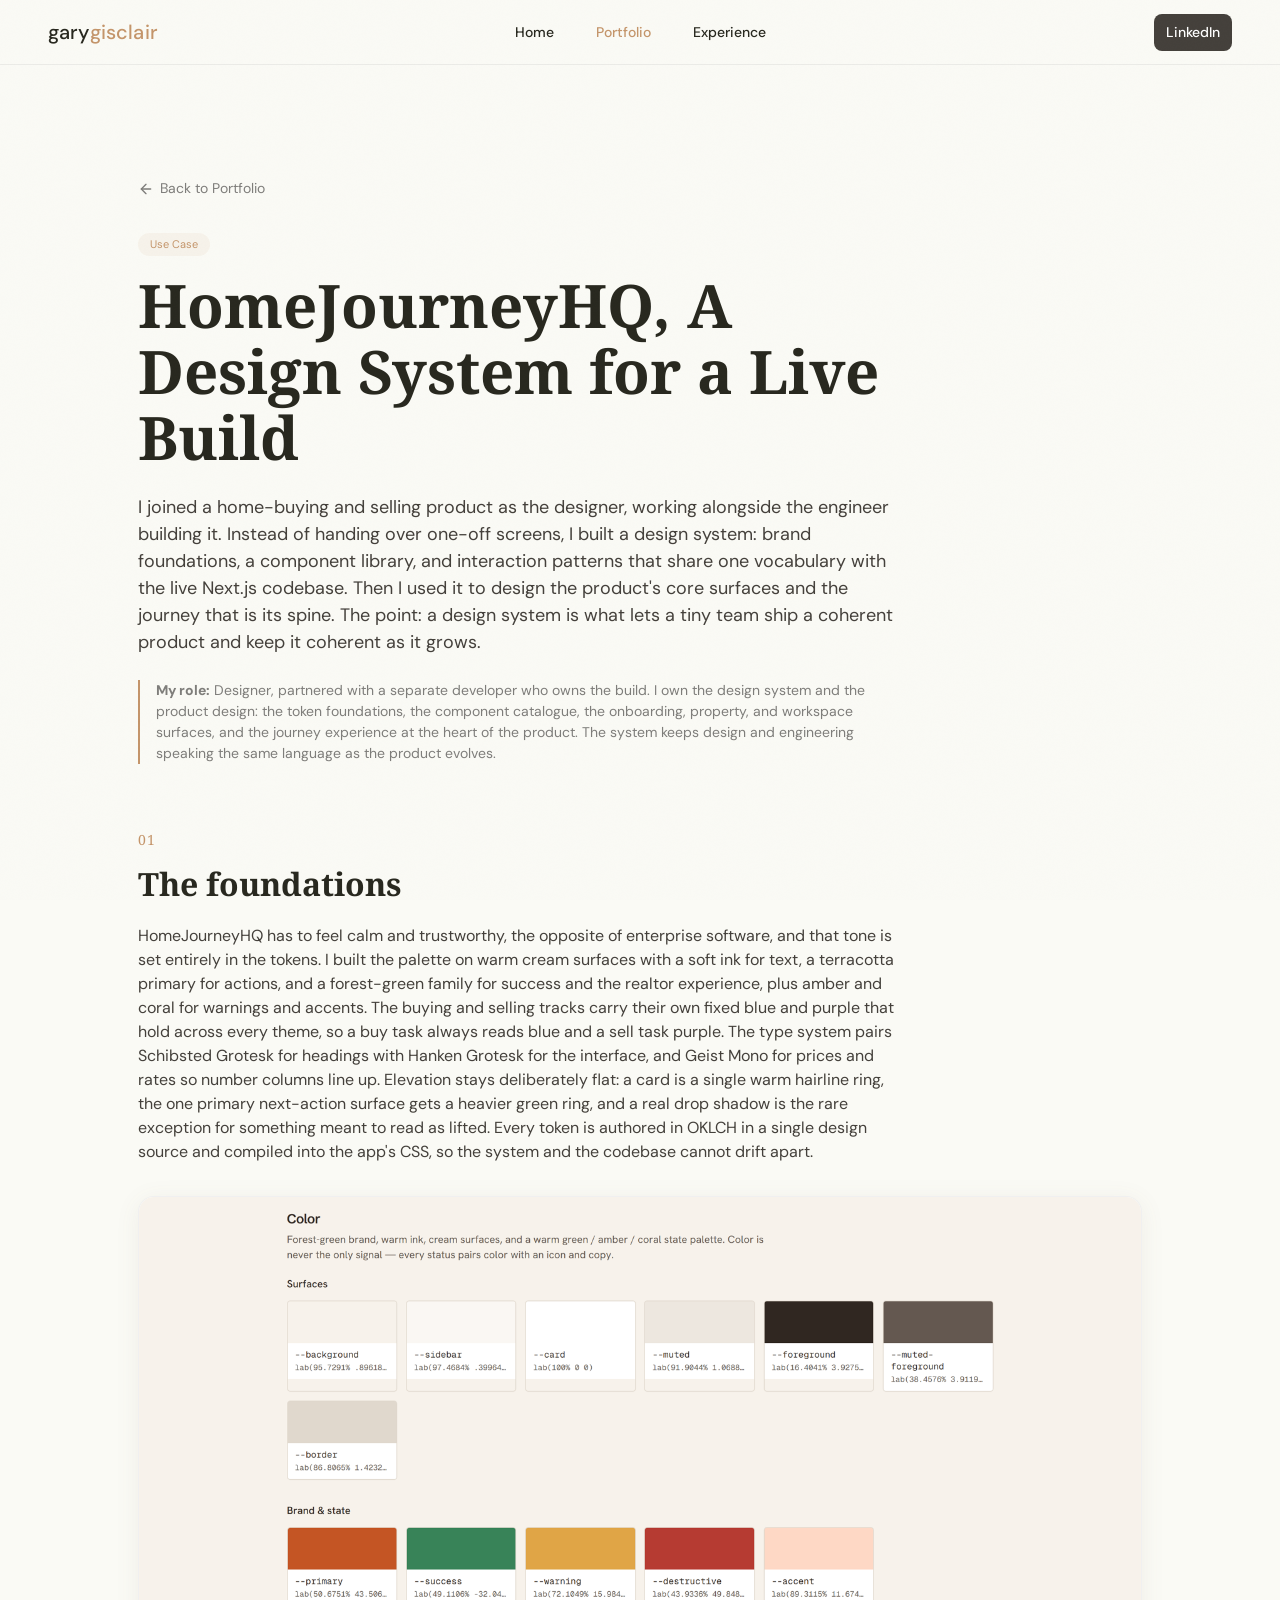
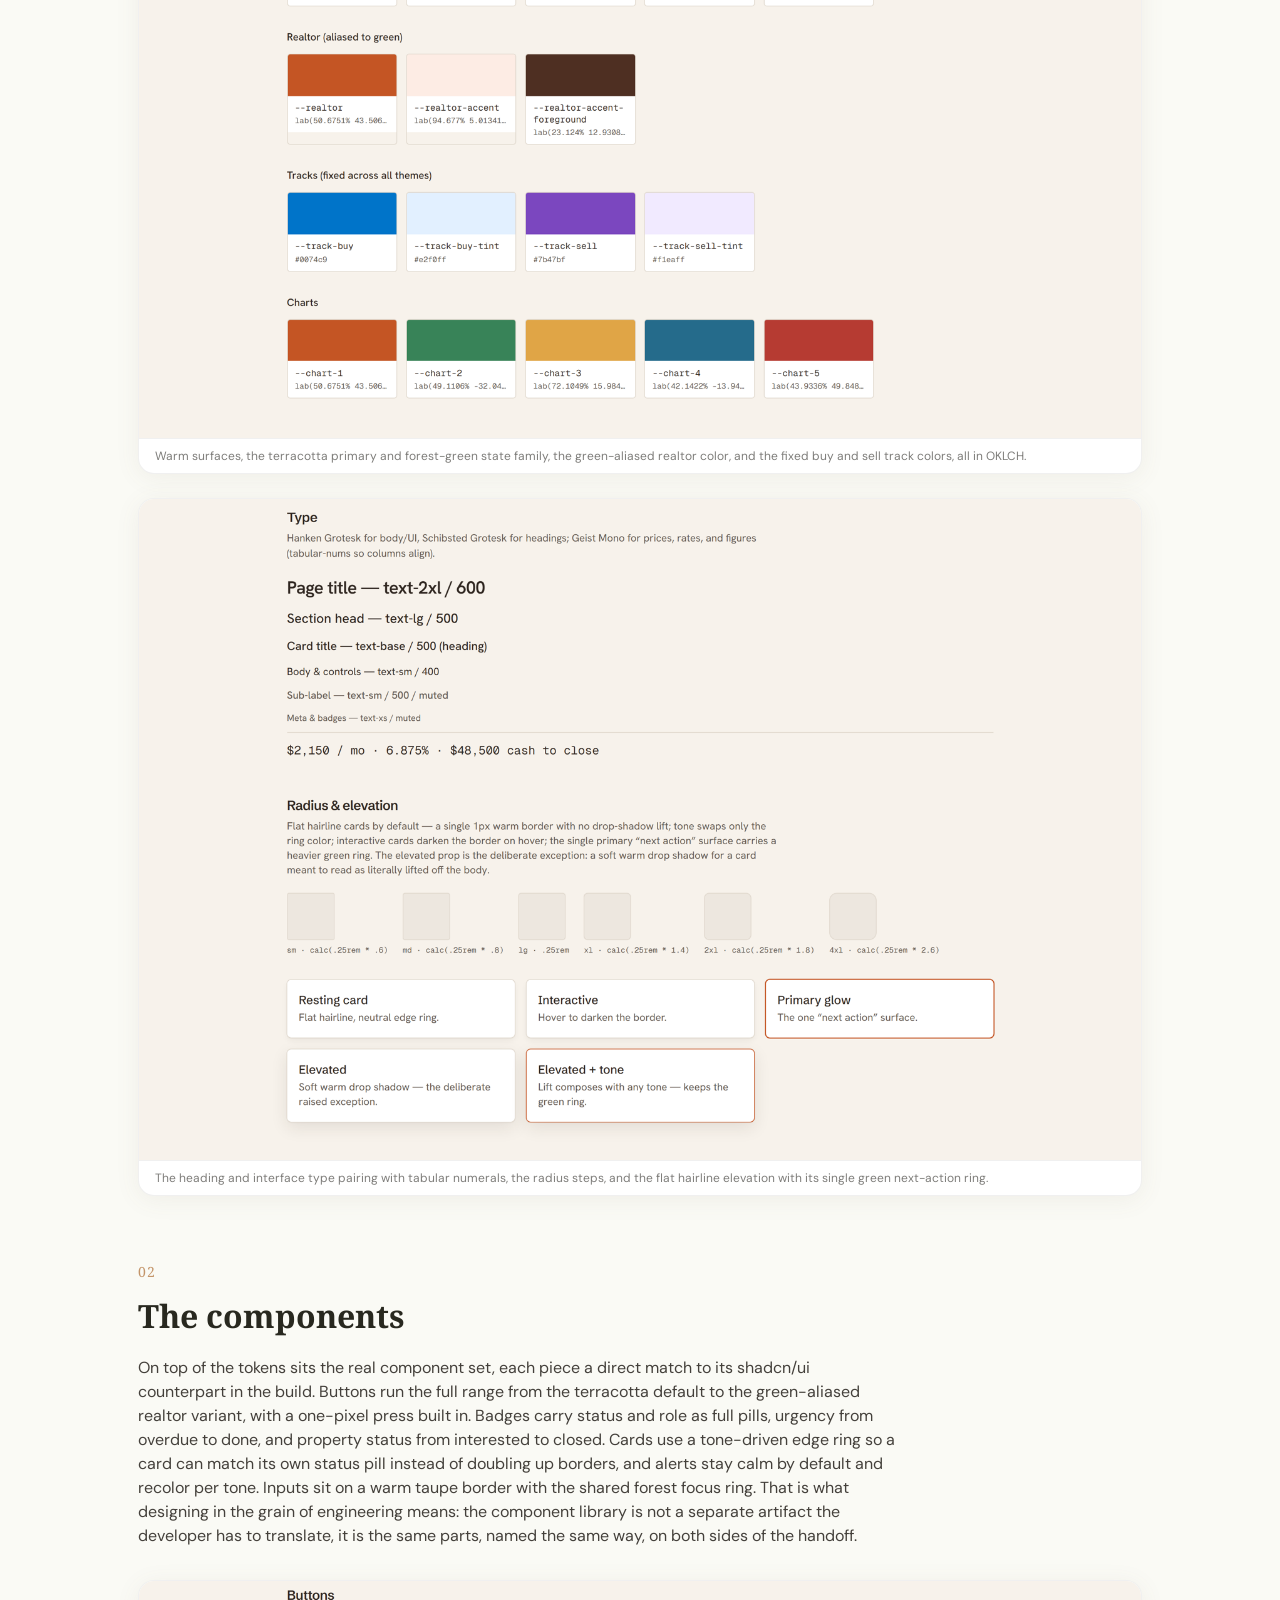
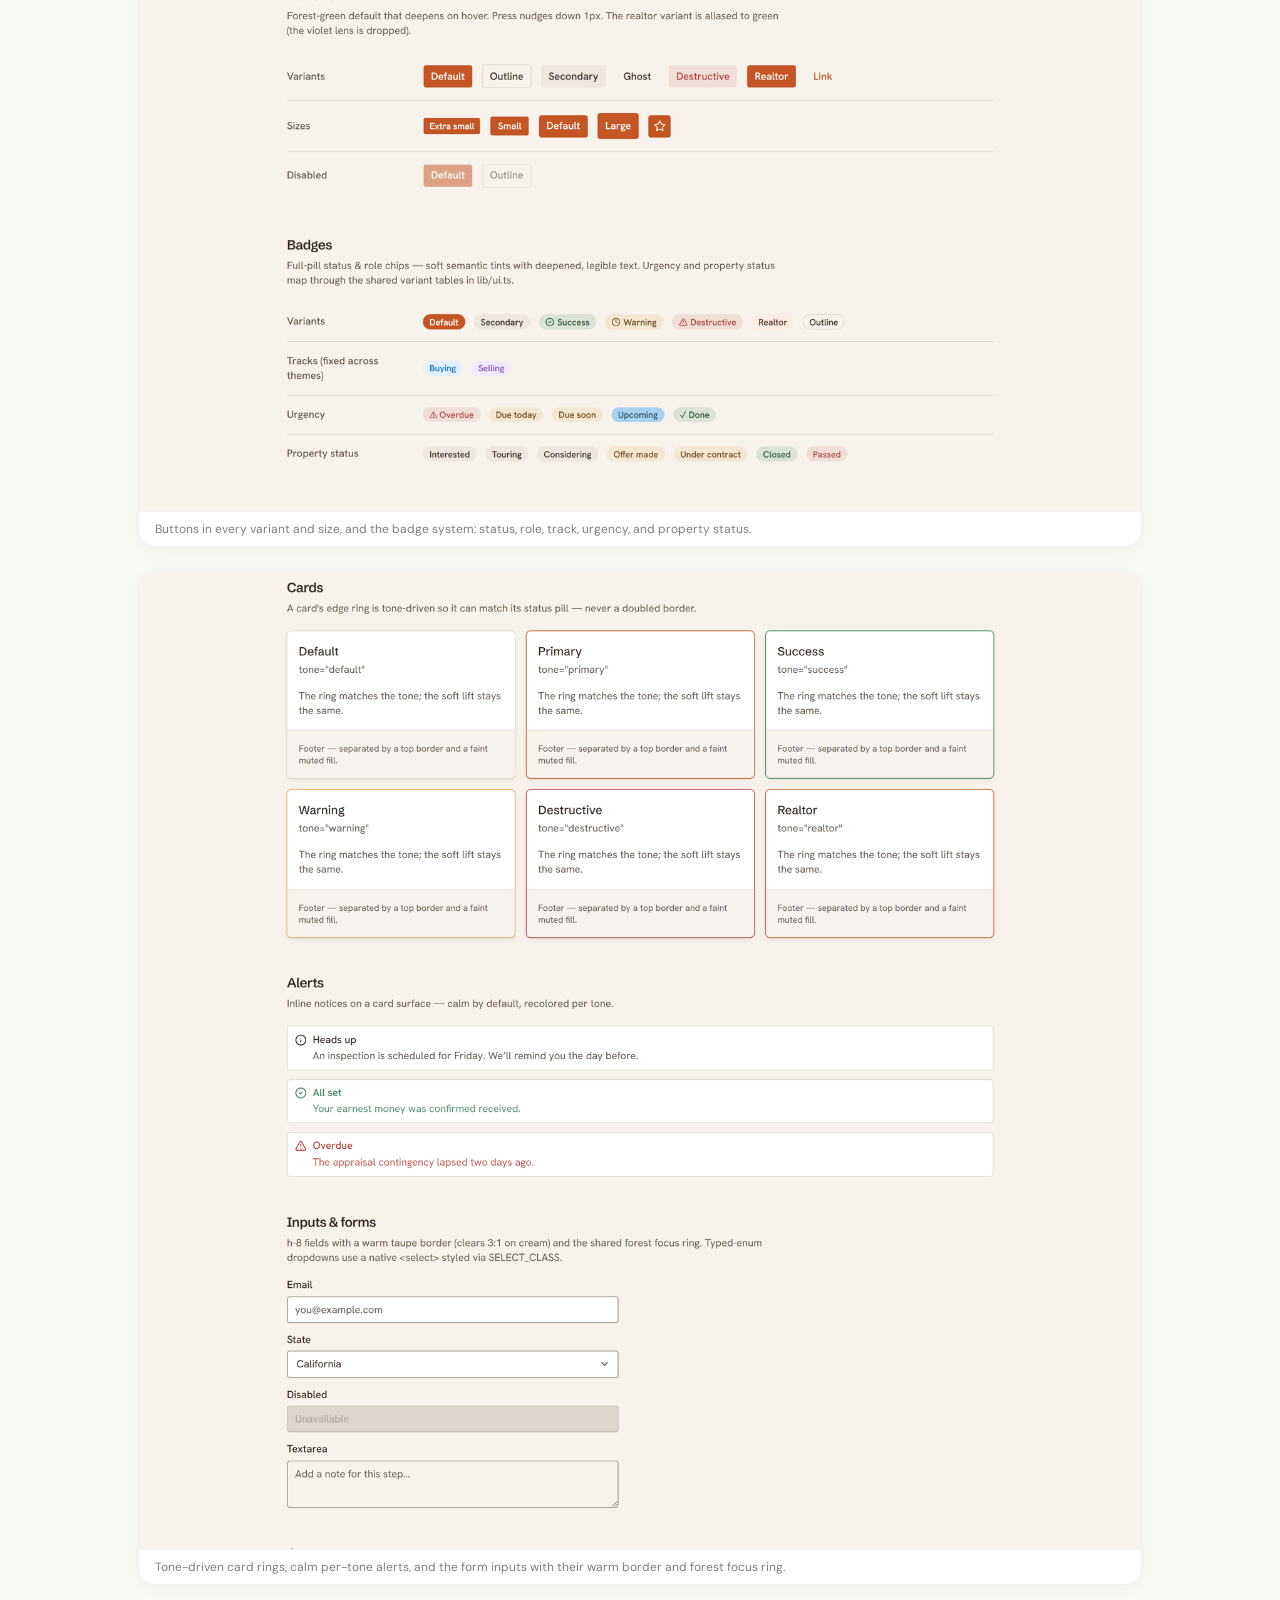
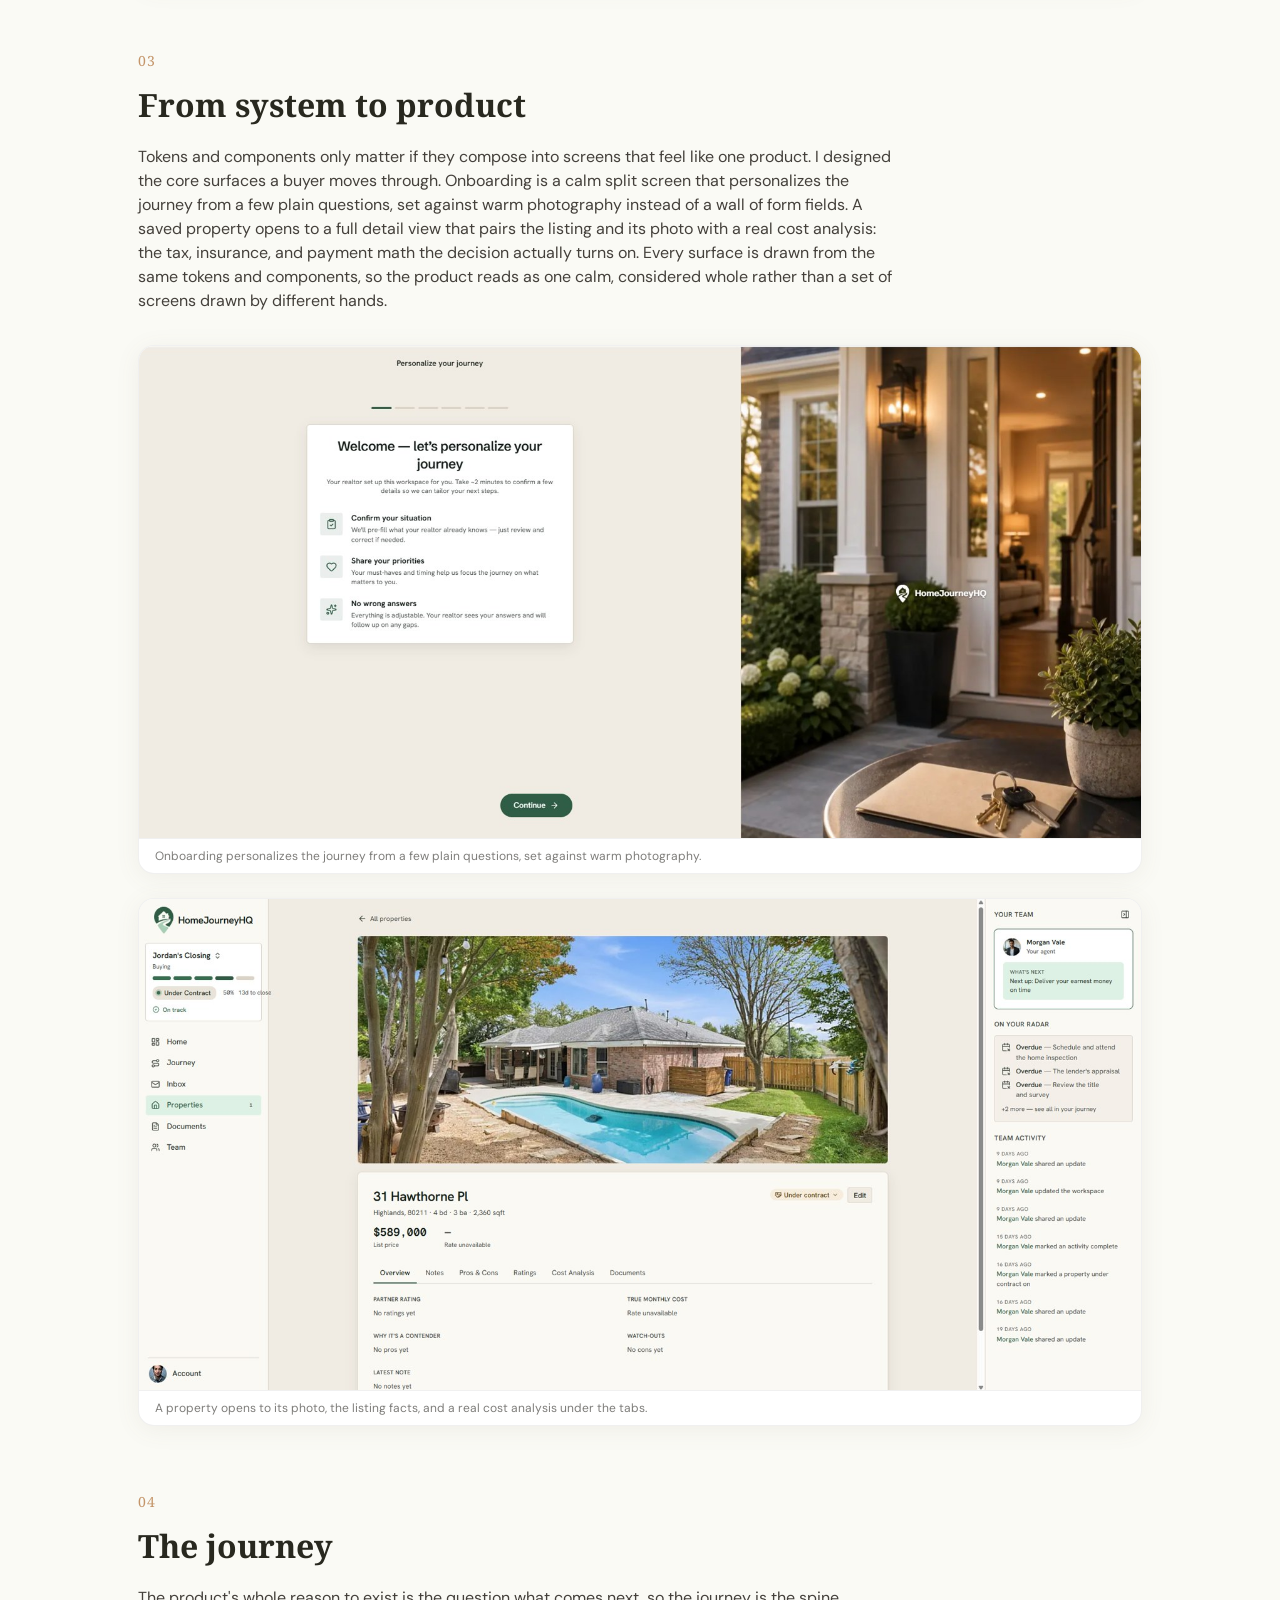
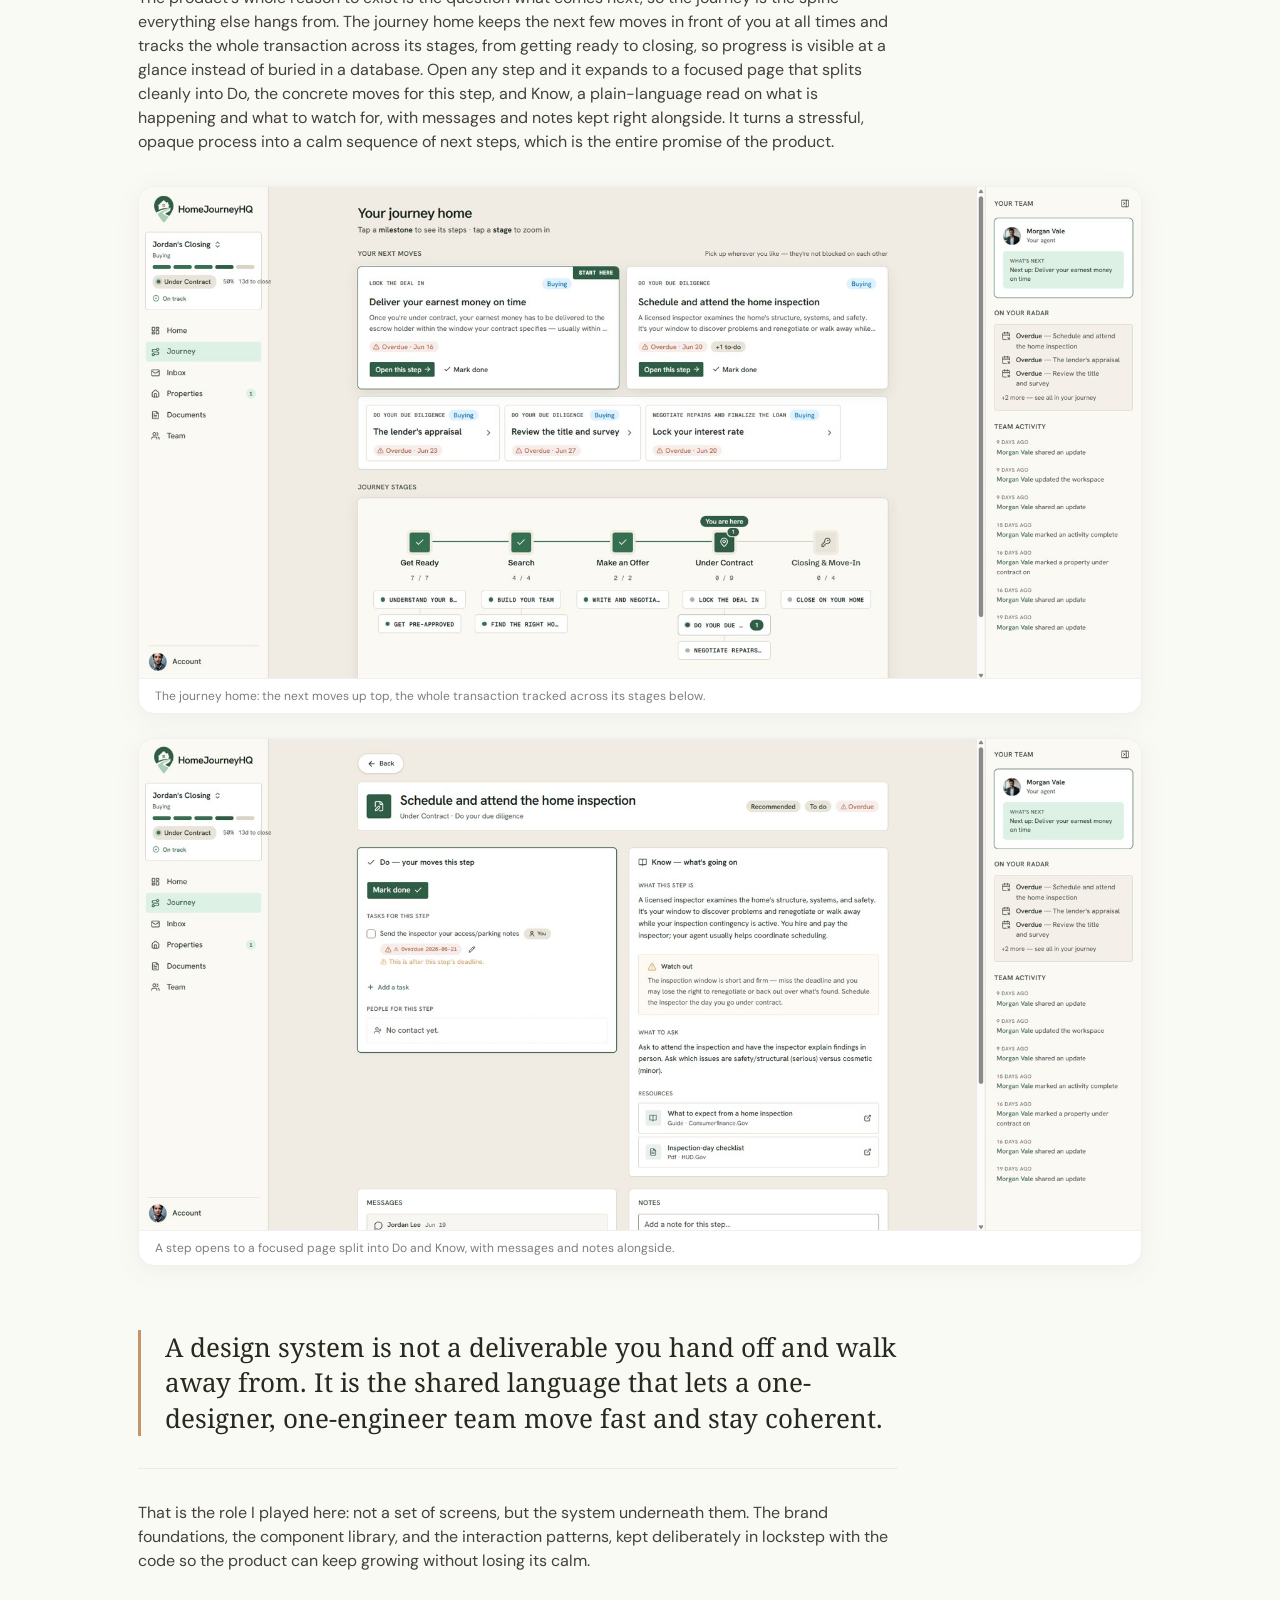
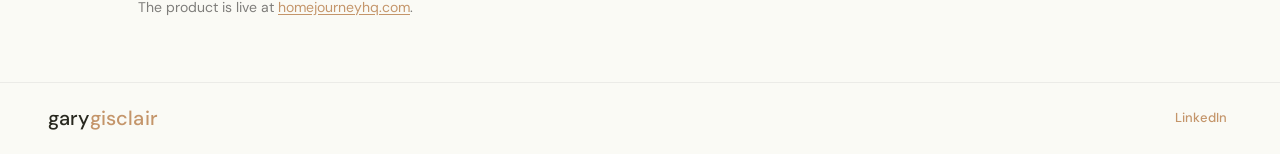
<file: use-cases/homejourneyhq.html>
<!DOCTYPE html>
<html lang="en">
<head>
  <meta charset="UTF-8">
  <meta name="viewport" content="width=device-width, initial-scale=1.0">
  <title>HomeJourneyHQ, A Design System for a Live Build | Gary Gisclair</title>
  <meta name="description" content="A design system for HomeJourneyHQ, a home-buying and selling app: OKLCH brand tokens and a shadcn-aligned component library kept in lockstep with a live Next.js codebase, the product surfaces it produced, and the guided journey at the heart of the product.">
  <link rel="canonical" href="https://www.garygisclair.com/use-cases/homejourneyhq.html">
  <link rel="icon" href="../favicon.svg" type="image/svg+xml">
  <link rel="preconnect" href="https://fonts.googleapis.com">
  <link rel="preconnect" href="https://fonts.gstatic.com" crossorigin>
  <link href="https://fonts.googleapis.com/css2?family=DM+Sans:ital,opsz,wght@0,9..40,100..1000;1,9..40,100..1000&family=Noto+Serif:ital,wght@0,400..900;1,400..900&display=swap" rel="stylesheet">
  <link rel="stylesheet" href="../styles.css">
  <style>
    /* Scoped layout for the use-case article. Composes existing tokens only. */
    .uc-main {
      max-width: 1100px;
      margin: 0 auto;
      padding: calc(var(--nav-h) + var(--space-6)) var(--pad-x) var(--space-8);
    }
    .uc-back {
      display: inline-flex;
      align-items: center;
      gap: 6px;
      font-size: var(--text-small);
      color: var(--color-text-dim);
      margin-bottom: var(--space-4);
    }
    .uc-back:hover { color: var(--color-accent); }
    .uc-back svg { width: 16px; height: 16px; }
    .uc-intro {
      max-width: 760px;
      margin-bottom: var(--space-8);
    }
    .uc-title {
      font-family: var(--font-heading);
      font-size: clamp(36px, 5vw, var(--text-h2));
      line-height: 1.1;
      margin: var(--space-2) 0 var(--space-3);
    }
    .uc-lede {
      font-size: 18px;
      color: var(--color-text-muted);
      margin-bottom: var(--space-3);
    }
    .uc-role {
      font-size: var(--text-small);
      color: var(--color-text-dim);
      border-left: 2px solid var(--color-accent);
      padding-left: var(--space-2);
    }
    .uc-section { margin-bottom: var(--space-8); }
    .uc-section__head {
      max-width: 760px;
      margin-bottom: var(--space-4);
    }
    .uc-section__num {
      font-family: var(--font-heading);
      font-size: var(--text-small);
      color: var(--color-accent);
      letter-spacing: 0.08em;
    }
    .uc-section__title {
      font-family: var(--font-heading);
      font-size: 32px;
      margin: var(--space-1) 0 var(--space-2);
    }
    .uc-section__text {
      color: var(--color-text-muted);
    }
    .uc-figure {
      background: var(--color-card-inner);
      border: 1px solid var(--color-card-border);
      border-radius: var(--radius-md);
      overflow: hidden;
      box-shadow: 0 4px 24px var(--color-shadow);
    }
    .uc-figure img { width: 100%; display: block; }
    .uc-figure figcaption {
      font-size: var(--text-caption);
      color: var(--color-text-dim);
      padding: var(--space-1) var(--space-2);
      border-top: 1px solid var(--color-card-border);
    }
    .uc-figure + .uc-figure { margin-top: var(--space-3); }
    /* Tall artifacts live in a scroll frame so they don't dominate the page. */
    .uc-figure--scroll {
      max-height: 820px;
      overflow-y: auto;
    }
    /* Pull-quote for the takeaway */
    .uc-quote {
      max-width: 760px;
      font-family: var(--font-heading);
      font-size: clamp(20px, 2.6vw, 26px);
      line-height: 1.35;
      border-left: 3px solid var(--color-accent);
      padding-left: var(--space-3);
      margin: var(--space-4) 0;
      color: var(--color-text);
    }
    .uc-closing {
      max-width: 760px;
      border-top: 1px solid var(--color-card-border);
      padding-top: var(--space-4);
      color: var(--color-text-muted);
    }
    .uc-livelink {
      max-width: 760px;
      margin-top: var(--space-3);
      font-size: var(--text-small);
      color: var(--color-text-dim);
    }
    .uc-livelink a {
      color: var(--color-accent);
      text-decoration: underline;
      text-underline-offset: 2px;
    }
    @media (max-width: 640px) {
      .uc-main { padding-left: var(--space-3); padding-right: var(--space-3); }
      .uc-figure--scroll { max-height: 560px; }
    }
  </style>
</head>
<body>

  <!-- Navigation -->
  <nav class="nav" aria-label="Main navigation">
    <div class="nav__inner">
      <a href="../index.html" class="logo" aria-label="Gary Gisclair">
        <span class="logo__first">gary</span><span class="logo__last">gisclair</span>
      </a>
      <div class="nav__links">
        <a href="../index.html" class="nav__link">Home</a>
        <a href="../index.html#portfolio" class="nav__link nav__link--active">Portfolio</a>
        <a href="../index.html#experience" class="nav__link">Experience</a>
      </div>
      <div class="nav__actions">
        <a href="https://www.linkedin.com/in/gary-gisclair-3093a55/" target="_blank" rel="noopener noreferrer" class="btn btn--nav">
          LinkedIn
        </a>
      </div>
    </div>
  </nav>

  <main class="uc-main">
    <a href="../index.html#portfolio" class="uc-back">
      <svg xmlns="http://www.w3.org/2000/svg" viewBox="0 0 24 24" fill="none" stroke="currentColor" stroke-width="2" stroke-linecap="round" stroke-linejoin="round" aria-hidden="true"><path d="m12 19-7-7 7-7"/><path d="M19 12H5"/></svg>
      Back to Portfolio
    </a>

    <header class="uc-intro">
      <span class="tag">Use Case</span>
      <h1 class="uc-title">HomeJourneyHQ, A Design System for a Live Build</h1>
      <p class="uc-lede">
        I joined a home-buying and selling product as the designer, working
        alongside the engineer building it. Instead of handing over one-off
        screens, I built a design system: brand foundations, a component
        library, and interaction patterns that share one vocabulary with the
        live Next.js codebase. Then I used it to design the product's core
        surfaces and the journey that is its spine. The point: a design system
        is what lets a tiny team ship a coherent product and keep it coherent as
        it grows.
      </p>
      <p class="uc-role">
        <strong>My role:</strong> Designer, partnered with a separate developer
        who owns the build. I own the design system and the product design: the
        token foundations, the component catalogue, the onboarding, property,
        and workspace surfaces, and the journey experience at the heart of the
        product. The system keeps design and engineering speaking the same
        language as the product evolves.
      </p>
    </header>

    <section class="uc-section">
      <div class="uc-section__head">
        <span class="uc-section__num">01</span>
        <h2 class="uc-section__title">The foundations</h2>
        <p class="uc-section__text">
          HomeJourneyHQ has to feel calm and trustworthy, the opposite of
          enterprise software, and that tone is set entirely in the tokens. I
          built the palette on warm cream surfaces with a soft ink for text, a
          terracotta primary for actions, and a forest-green family for success
          and the realtor experience, plus amber and coral for warnings and
          accents. The buying and selling tracks carry their own fixed blue and
          purple that hold across every theme, so a buy task always reads blue
          and a sell task purple. The type system pairs Schibsted Grotesk for
          headings with Hanken Grotesk for the interface, and Geist Mono for
          prices and rates so number columns line up. Elevation stays
          deliberately flat: a card is a single warm hairline ring, the one
          primary next-action surface gets a heavier green ring, and a real drop
          shadow is the rare exception for something meant to read as lifted.
          Every token is authored in OKLCH in a single design source and
          compiled into the app's CSS, so the system and the codebase cannot
          drift apart.
        </p>
      </div>
      <figure class="uc-figure">
        <img src="../images/homejourneyhq/color.png" alt="HomeJourneyHQ color tokens: warm cream surfaces, a terracotta primary, forest-green success and realtor colors, amber and coral states, and fixed blue and purple buy and sell track colors, each labeled with its OKLCH value" loading="lazy">
        <figcaption>Warm surfaces, the terracotta primary and forest-green state family, the green-aliased realtor color, and the fixed buy and sell track colors, all in OKLCH.</figcaption>
      </figure>
      <figure class="uc-figure">
        <img src="../images/homejourneyhq/type-radius.png" alt="HomeJourneyHQ type and elevation: the Schibsted Grotesk and Hanken Grotesk type scale with Geist Mono numerals, the radius steps, and the flat hairline card elevation with its one green next-action ring" loading="lazy">
        <figcaption>The heading and interface type pairing with tabular numerals, the radius steps, and the flat hairline elevation with its single green next-action ring.</figcaption>
      </figure>
    </section>

    <section class="uc-section">
      <div class="uc-section__head">
        <span class="uc-section__num">02</span>
        <h2 class="uc-section__title">The components</h2>
        <p class="uc-section__text">
          On top of the tokens sits the real component set, each piece a direct
          match to its shadcn/ui counterpart in the build. Buttons run the full
          range from the terracotta default to the green-aliased realtor
          variant, with a one-pixel press built in. Badges carry status and role
          as full pills, urgency from overdue to done, and property status from
          interested to closed. Cards use a tone-driven edge ring so a card can
          match its own status pill instead of doubling up borders, and alerts
          stay calm by default and recolor per tone. Inputs sit on a warm taupe
          border with the shared forest focus ring. That is what designing in
          the grain of engineering means: the component library is not a
          separate artifact the developer has to translate, it is the same
          parts, named the same way, on both sides of the handoff.
        </p>
      </div>
      <figure class="uc-figure">
        <img src="../images/homejourneyhq/buttons-badges.png" alt="HomeJourneyHQ buttons and badges: button variants, sizes, and states with the green-aliased realtor variant, plus status, role, track, urgency, and property-status badge pills" loading="lazy">
        <figcaption>Buttons in every variant and size, and the badge system: status, role, track, urgency, and property status.</figcaption>
      </figure>
      <figure class="uc-figure">
        <img src="../images/homejourneyhq/cards-alerts-inputs.png" alt="HomeJourneyHQ cards, alerts, and form inputs: tone-driven card edge rings, calm recolored alerts, and warm taupe inputs with a forest focus ring" loading="lazy">
        <figcaption>Tone-driven card rings, calm per-tone alerts, and the form inputs with their warm border and forest focus ring.</figcaption>
      </figure>
    </section>

    <section class="uc-section">
      <div class="uc-section__head">
        <span class="uc-section__num">03</span>
        <h2 class="uc-section__title">From system to product</h2>
        <p class="uc-section__text">
          Tokens and components only matter if they compose into screens that
          feel like one product. I designed the core surfaces a buyer moves
          through. Onboarding is a calm split screen that personalizes the
          journey from a few plain questions, set against warm photography
          instead of a wall of form fields. A saved property opens to a full
          detail view that pairs the listing and its photo with a real cost
          analysis: the tax, insurance, and payment math the decision actually
          turns on. Every surface is drawn from the same tokens and components,
          so the product reads as one calm, considered whole rather than a set
          of screens drawn by different hands.
        </p>
      </div>
      <figure class="uc-figure">
        <img src="../images/homejourneyhq/screen-onboarding.jpg" alt="HomeJourneyHQ onboarding: a split screen with a Welcome, let's personalize your journey card on the left and warm home photography on the right" loading="lazy">
        <figcaption>Onboarding personalizes the journey from a few plain questions, set against warm photography.</figcaption>
      </figure>
      <figure class="uc-figure">
        <img src="../images/homejourneyhq/screen-property.jpg" alt="HomeJourneyHQ property detail: a listing photo and address above tabs for overview, notes, pros and cons, and a real cost analysis" loading="lazy">
        <figcaption>A property opens to its photo, the listing facts, and a real cost analysis under the tabs.</figcaption>
      </figure>
    </section>

    <section class="uc-section">
      <div class="uc-section__head">
        <span class="uc-section__num">04</span>
        <h2 class="uc-section__title">The journey</h2>
        <p class="uc-section__text">
          The product's whole reason to exist is the question what comes next,
          so the journey is the spine everything else hangs from. The journey
          home keeps the next few moves in front of you at all times and tracks
          the whole transaction across its stages, from getting ready to
          closing, so progress is visible at a glance instead of buried in a
          database. Open any step and it expands to a focused page that splits
          cleanly into Do, the concrete moves for this step, and Know, a
          plain-language read on what is happening and what to watch for, with
          messages and notes kept right alongside. It turns a stressful, opaque
          process into a calm sequence of next steps, which is the entire
          promise of the product.
        </p>
      </div>
      <figure class="uc-figure">
        <img src="../images/homejourneyhq/journey-home.jpg" alt="HomeJourneyHQ journey home: a Your next moves panel of step cards above a horizontal journey-stages tracker from Get Ready through Closing and Move In, with a team and radar rail on the right" loading="lazy">
        <figcaption>The journey home: the next moves up top, the whole transaction tracked across its stages below.</figcaption>
      </figure>
      <figure class="uc-figure">
        <img src="../images/homejourneyhq/journey-detail.jpg" alt="HomeJourneyHQ journey step detail: a step titled Schedule and attend the home inspection split into a Do column of concrete moves and a Know column explaining what is going on, with messages and notes below" loading="lazy">
        <figcaption>A step opens to a focused page split into Do and Know, with messages and notes alongside.</figcaption>
      </figure>
    </section>

    <blockquote class="uc-quote">
      A design system is not a deliverable you hand off and walk away from. It
      is the shared language that lets a one-designer, one-engineer team move
      fast and stay coherent.
    </blockquote>

    <p class="uc-closing">
      That is the role I played here: not a set of screens, but the system
      underneath them. The brand foundations, the component library, and the
      interaction patterns, kept deliberately in lockstep with the code so the
      product can keep growing without losing its calm.
    </p>

    <p class="uc-livelink">
      The product is live at <a href="https://homejourneyhq.com" target="_blank" rel="noopener noreferrer">homejourneyhq.com</a>.
    </p>
  </main>

  <!-- Footer -->
  <footer class="footer" role="contentinfo">
    <div class="footer__inner">
      <a href="../index.html" class="logo" aria-label="Gary Gisclair">
        <span class="logo__first">gary</span><span class="logo__last">gisclair</span>
      </a>
      <a href="https://www.linkedin.com/in/gary-gisclair-3093a55/" target="_blank" rel="noopener noreferrer" class="btn btn--text">
        LinkedIn
      </a>
    </div>
  </footer>

</body>
</html>
</file>
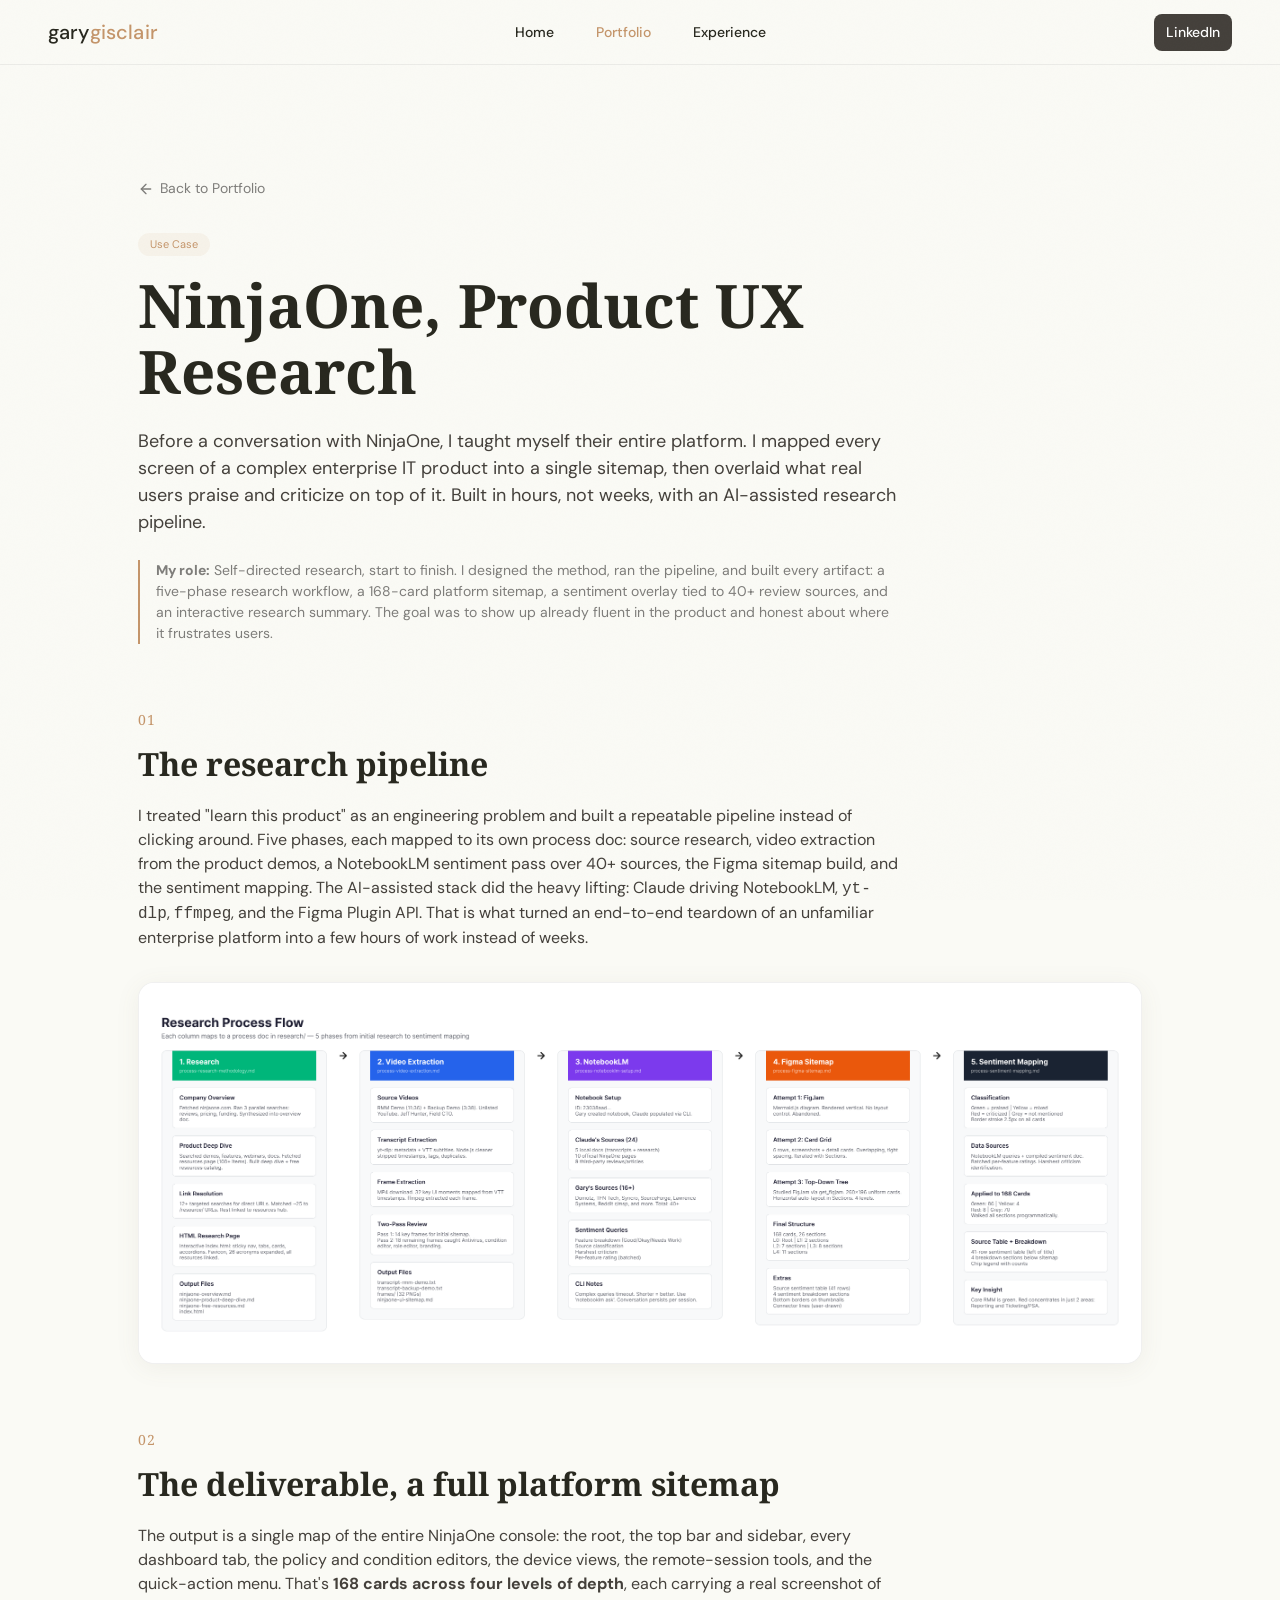
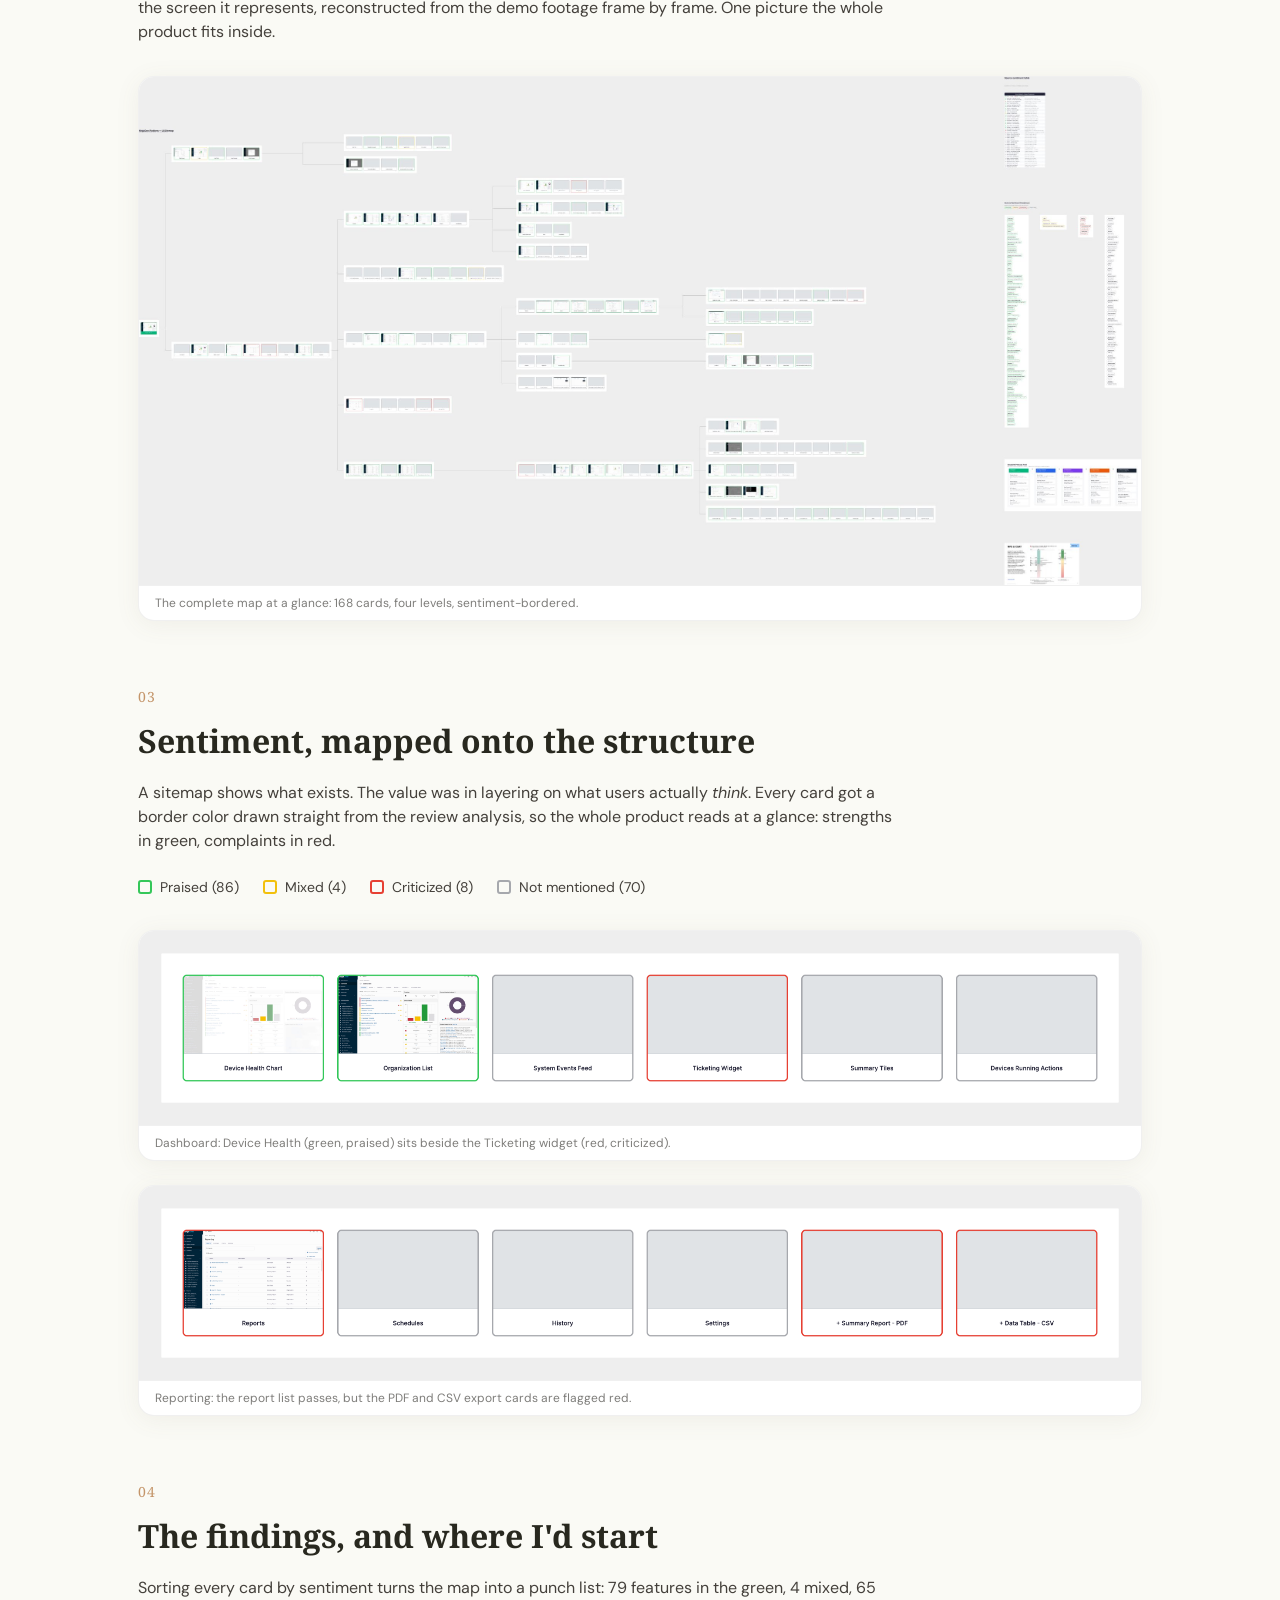
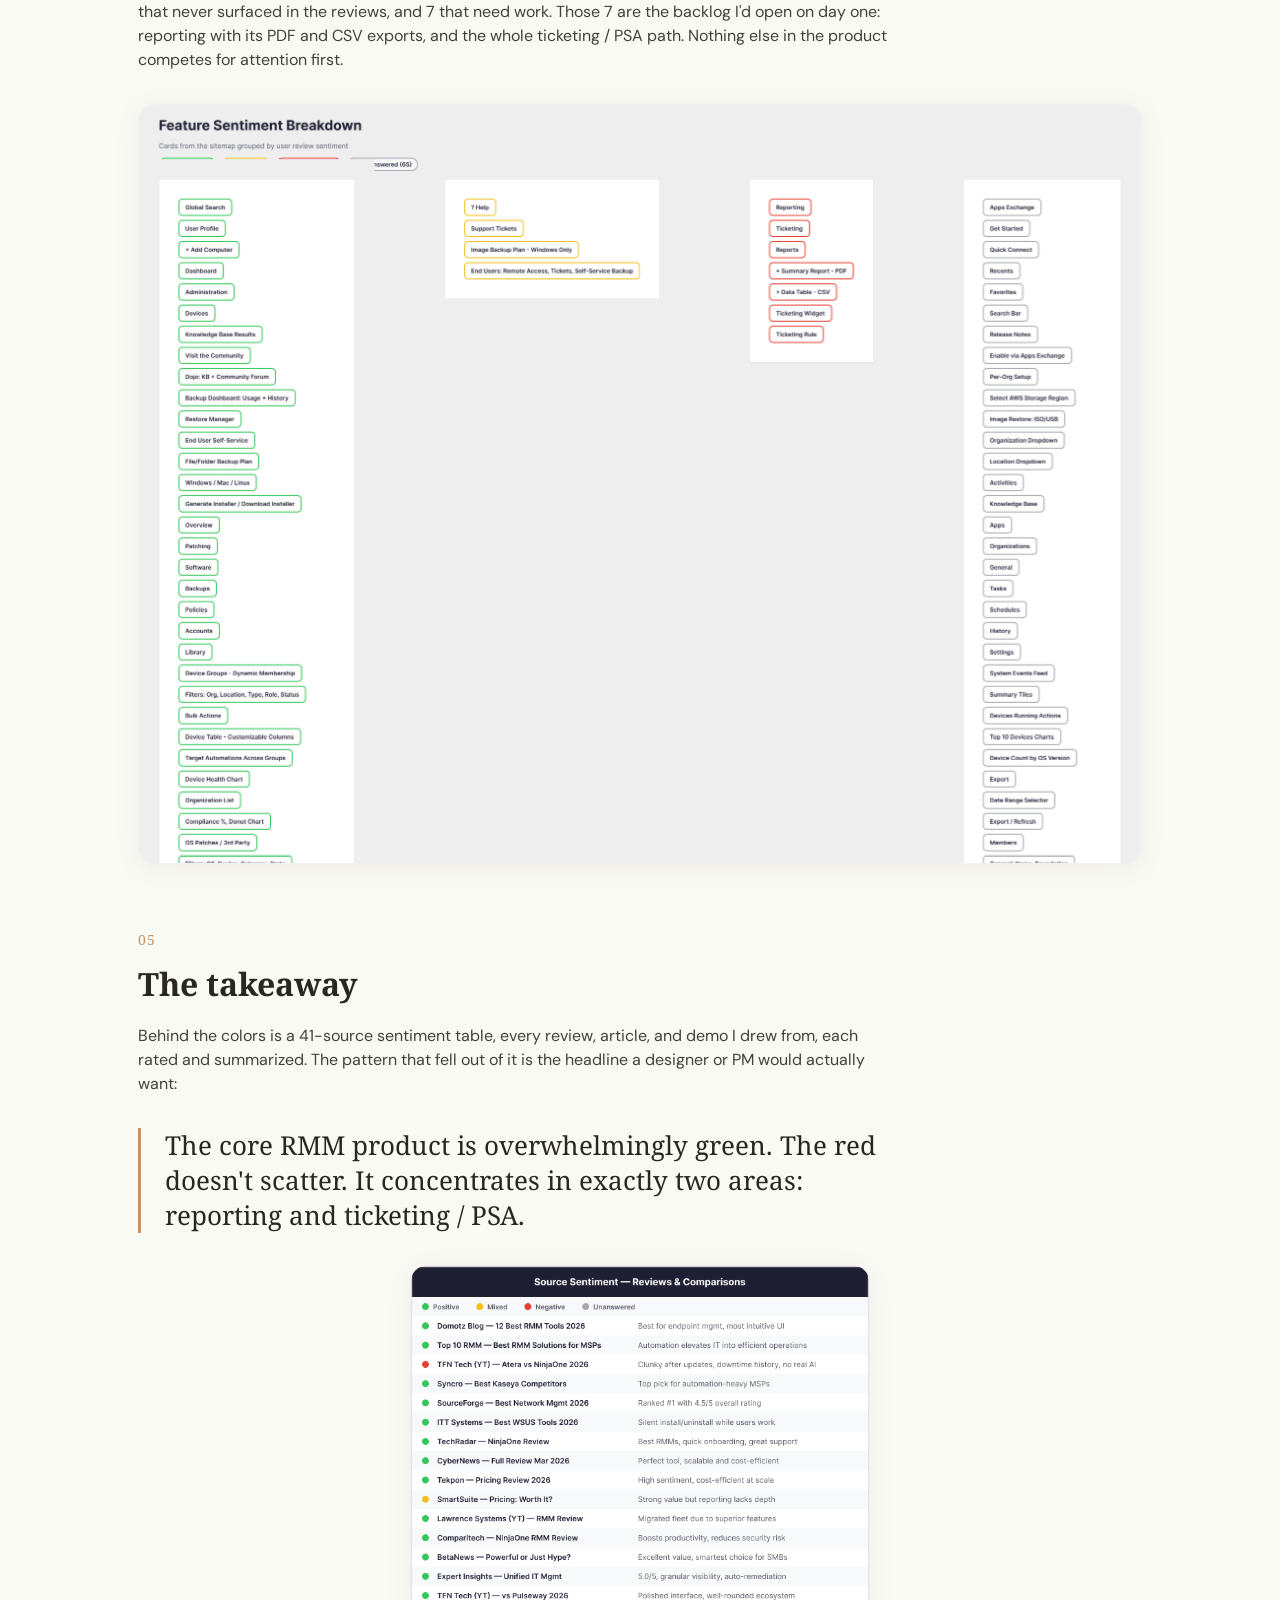
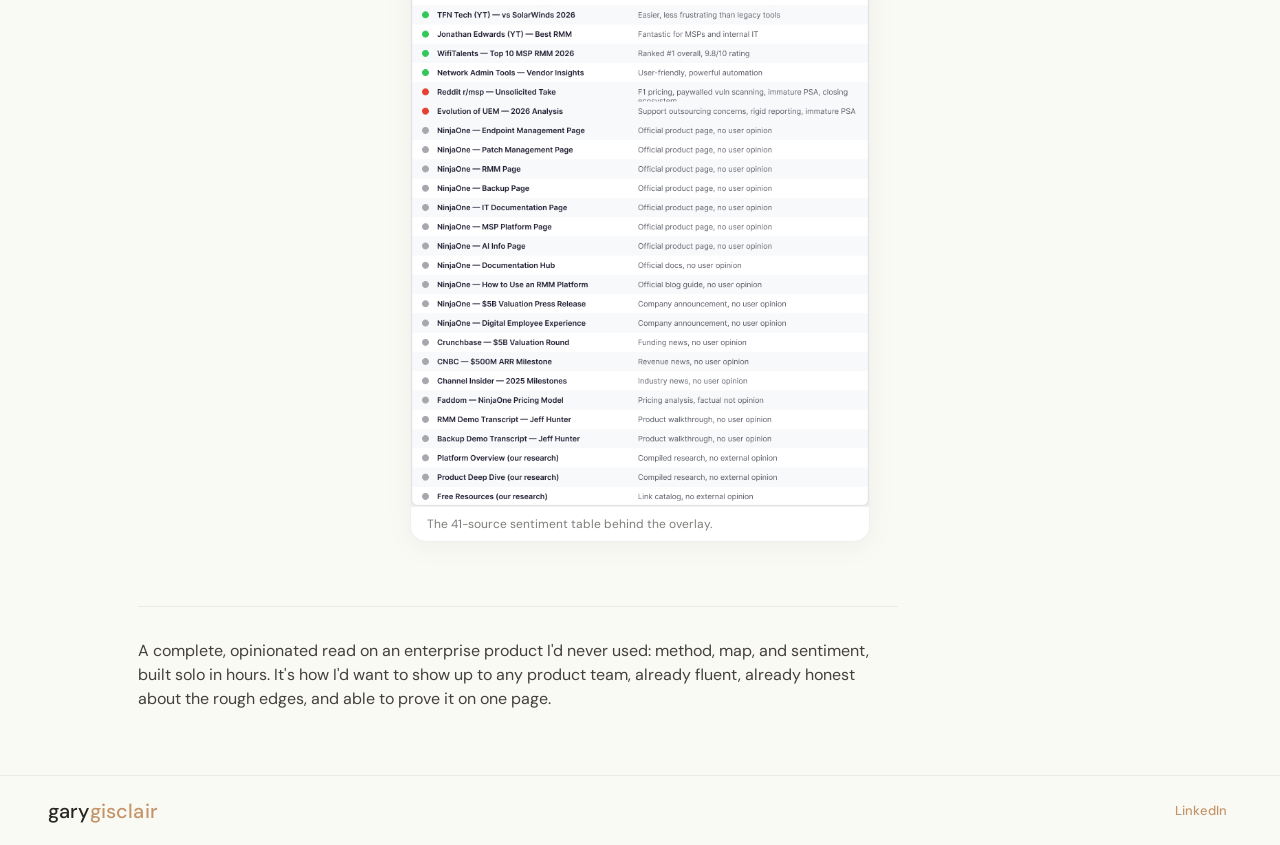
<file: use-cases/ninjaone.html>
<!DOCTYPE html>
<html lang="en">
<head>
  <meta charset="UTF-8">
  <meta name="viewport" content="width=device-width, initial-scale=1.0">
  <title>NinjaOne, Product UX Research | Gary Gisclair</title>
  <meta name="description" content="Self-directed product UX research use case: a complete teardown of the NinjaOne IT platform. A five-phase AI-assisted research pipeline, a 168-card platform sitemap, and a user-sentiment overlay tied to 40+ review sources.">
  <link rel="canonical" href="https://www.garygisclair.com/use-cases/ninjaone.html">
  <link rel="icon" href="../favicon.svg" type="image/svg+xml">
  <link rel="preconnect" href="https://fonts.googleapis.com">
  <link rel="preconnect" href="https://fonts.gstatic.com" crossorigin>
  <link href="https://fonts.googleapis.com/css2?family=DM+Sans:ital,opsz,wght@0,9..40,100..1000;1,9..40,100..1000&family=Noto+Serif:ital,wght@0,400..900;1,400..900&display=swap" rel="stylesheet">
  <link rel="stylesheet" href="../styles.css">
  <style>
    /* Scoped layout for the use-case article. Composes existing tokens only. */
    .uc-main {
      max-width: 1100px;
      margin: 0 auto;
      padding: calc(var(--nav-h) + var(--space-6)) var(--pad-x) var(--space-8);
    }
    .uc-back {
      display: inline-flex;
      align-items: center;
      gap: 6px;
      font-size: var(--text-small);
      color: var(--color-text-dim);
      margin-bottom: var(--space-4);
    }
    .uc-back:hover { color: var(--color-accent); }
    .uc-back svg { width: 16px; height: 16px; }
    .uc-intro {
      max-width: 760px;
      margin-bottom: var(--space-8);
    }
    .uc-title {
      font-family: var(--font-heading);
      font-size: clamp(36px, 5vw, var(--text-h2));
      line-height: 1.1;
      margin: var(--space-2) 0 var(--space-3);
    }
    .uc-lede {
      font-size: 18px;
      color: var(--color-text-muted);
      margin-bottom: var(--space-3);
    }
    .uc-role {
      font-size: var(--text-small);
      color: var(--color-text-dim);
      border-left: 2px solid var(--color-accent);
      padding-left: var(--space-2);
    }
    .uc-section { margin-bottom: var(--space-8); }
    .uc-section__head {
      max-width: 760px;
      margin-bottom: var(--space-4);
    }
    .uc-section__num {
      font-family: var(--font-heading);
      font-size: var(--text-small);
      color: var(--color-accent);
      letter-spacing: 0.08em;
    }
    .uc-section__title {
      font-family: var(--font-heading);
      font-size: 32px;
      margin: var(--space-1) 0 var(--space-2);
    }
    .uc-section__text {
      color: var(--color-text-muted);
    }
    .uc-figure {
      background: var(--color-card-inner);
      border: 1px solid var(--color-card-border);
      border-radius: var(--radius-md);
      overflow: hidden;
      box-shadow: 0 4px 24px var(--color-shadow);
    }
    .uc-figure img { width: 100%; display: block; }
    .uc-figure figcaption {
      font-size: var(--text-caption);
      color: var(--color-text-dim);
      padding: var(--space-1) var(--space-2);
      border-top: 1px solid var(--color-card-border);
    }
    .uc-figure + .uc-figure { margin-top: var(--space-3); }
    /* Tall artifacts (breakdown) live in a scroll frame so they don't dominate. */
    .uc-figure--scroll {
      max-height: 760px;
      overflow-y: auto;
    }
    /* Tall/portrait artifacts (the source table) shouldn't stretch full width. */
    .uc-figure--narrow {
      max-width: 460px;
      margin-left: auto;
      margin-right: auto;
    }
    /* Sentiment legend chips */
    .uc-legend {
      display: flex;
      flex-wrap: wrap;
      gap: var(--space-2) var(--space-3);
      margin: var(--space-3) 0 0;
      padding: 0;
      list-style: none;
      font-size: var(--text-small);
      color: var(--color-text-muted);
    }
    .uc-legend li { display: flex; align-items: center; gap: 8px; }
    .uc-swatch {
      width: 14px; height: 14px;
      border-radius: 3px;
      border: 2.5px solid;
      flex-shrink: 0;
    }
    .uc-swatch--green  { border-color: #34c759; }
    .uc-swatch--yellow { border-color: #f2c00d; }
    .uc-swatch--red    { border-color: #e64033; }
    .uc-swatch--grey   { border-color: #a6a8ad; }
    /* Pull-quote for the takeaway */
    .uc-quote {
      max-width: 760px;
      font-family: var(--font-heading);
      font-size: clamp(20px, 2.6vw, 26px);
      line-height: 1.35;
      border-left: 3px solid var(--color-accent);
      padding-left: var(--space-3);
      margin: var(--space-4) 0;
      color: var(--color-text);
    }
    .uc-closing {
      max-width: 760px;
      border-top: 1px solid var(--color-card-border);
      padding-top: var(--space-4);
      color: var(--color-text-muted);
    }
    @media (max-width: 640px) {
      .uc-main { padding-left: var(--space-3); padding-right: var(--space-3); }
      .uc-figure--scroll { max-height: 520px; }
    }
  </style>
</head>
<body>

  <!-- Navigation -->
  <nav class="nav" aria-label="Main navigation">
    <div class="nav__inner">
      <a href="../index.html" class="logo" aria-label="Gary Gisclair">
        <span class="logo__first">gary</span><span class="logo__last">gisclair</span>
      </a>
      <div class="nav__links">
        <a href="../index.html" class="nav__link">Home</a>
        <a href="../index.html#portfolio" class="nav__link nav__link--active">Portfolio</a>
        <a href="../index.html#experience" class="nav__link">Experience</a>
      </div>
      <div class="nav__actions">
        <a href="https://www.linkedin.com/in/gary-gisclair-3093a55/" target="_blank" rel="noopener noreferrer" class="btn btn--nav">
          LinkedIn
        </a>
      </div>
    </div>
  </nav>

  <main class="uc-main">
    <a href="../index.html#portfolio" class="uc-back">
      <svg xmlns="http://www.w3.org/2000/svg" viewBox="0 0 24 24" fill="none" stroke="currentColor" stroke-width="2" stroke-linecap="round" stroke-linejoin="round" aria-hidden="true"><path d="m12 19-7-7 7-7"/><path d="M19 12H5"/></svg>
      Back to Portfolio
    </a>

    <header class="uc-intro">
      <span class="tag">Use Case</span>
      <h1 class="uc-title">NinjaOne, Product UX Research</h1>
      <p class="uc-lede">
        Before a conversation with NinjaOne, I taught myself their entire
        platform. I mapped every screen of a complex enterprise IT product
        into a single sitemap, then overlaid what real users praise and
        criticize on top of it. Built in hours, not weeks, with an
        AI-assisted research pipeline.
      </p>
      <p class="uc-role">
        <strong>My role:</strong> Self-directed research, start to finish.
        I designed the method, ran the pipeline, and built every artifact:
        a five-phase research workflow, a 168-card platform sitemap, a
        sentiment overlay tied to 40+ review sources, and an interactive
        research summary. The goal was to show up already fluent in the
        product and honest about where it frustrates users.
      </p>
    </header>

    <section class="uc-section">
      <div class="uc-section__head">
        <span class="uc-section__num">01</span>
        <h2 class="uc-section__title">The research pipeline</h2>
        <p class="uc-section__text">
          I treated "learn this product" as an engineering problem and built
          a repeatable pipeline instead of clicking around. Five phases, each
          mapped to its own process doc: source research, video extraction
          from the product demos, a NotebookLM sentiment pass over 40+
          sources, the Figma sitemap build, and the sentiment mapping. The
          AI-assisted stack did the heavy lifting: Claude driving NotebookLM,
          <code>yt-dlp</code>, <code>ffmpeg</code>, and the Figma Plugin API.
          That is what turned an end-to-end teardown of an unfamiliar
          enterprise platform into a few hours of work instead of weeks.
        </p>
      </div>
      <figure class="uc-figure">
        <img src="../images/ninjaone/process-flow.png" alt="Five-phase research process flow: Research, Video Extraction, NotebookLM, Figma Sitemap, Sentiment Mapping" loading="lazy">
      </figure>
    </section>

    <section class="uc-section">
      <div class="uc-section__head">
        <span class="uc-section__num">02</span>
        <h2 class="uc-section__title">The deliverable, a full platform sitemap</h2>
        <p class="uc-section__text">
          The output is a single map of the entire NinjaOne console: the
          root, the top bar and sidebar, every dashboard tab, the policy and
          condition editors, the device views, the remote-session tools, and
          the quick-action menu. That's <strong>168 cards across four levels
          of depth</strong>, each carrying a real screenshot of the screen it
          represents, reconstructed from the demo footage frame by frame. One
          picture the whole product fits inside.
        </p>
      </div>
      <figure class="uc-figure">
        <img src="../images/ninjaone/sitemap-overview.jpg" alt="Full NinjaOne platform sitemap, a four-level tree of 168 screenshot cards" loading="lazy">
        <figcaption>The complete map at a glance: 168 cards, four levels, sentiment-bordered.</figcaption>
      </figure>
    </section>

    <section class="uc-section">
      <div class="uc-section__head">
        <span class="uc-section__num">03</span>
        <h2 class="uc-section__title">Sentiment, mapped onto the structure</h2>
        <p class="uc-section__text">
          A sitemap shows what exists. The value was in layering on what users
          actually <em>think</em>. Every card got a border color drawn
          straight from the review analysis, so the whole product reads at a
          glance: strengths in green, complaints in red.
        </p>
        <ul class="uc-legend">
          <li><span class="uc-swatch uc-swatch--green"></span> Praised (86)</li>
          <li><span class="uc-swatch uc-swatch--yellow"></span> Mixed (4)</li>
          <li><span class="uc-swatch uc-swatch--red"></span> Criticized (8)</li>
          <li><span class="uc-swatch uc-swatch--grey"></span> Not mentioned (70)</li>
        </ul>
      </div>
      <figure class="uc-figure">
        <img src="../images/ninjaone/sentiment-overview-tab.png" alt="Dashboard overview cards with sentiment borders. Device Health green, Ticketing widget red" loading="lazy">
        <figcaption>Dashboard: Device Health (green, praised) sits beside the Ticketing widget (red, criticized).</figcaption>
      </figure>
      <figure class="uc-figure">
        <img src="../images/ninjaone/sentiment-reporting.png" alt="Reporting section cards. The report list passes while PDF and CSV export are flagged red" loading="lazy">
        <figcaption>Reporting: the report list passes, but the PDF and CSV export cards are flagged red.</figcaption>
      </figure>
    </section>

    <section class="uc-section">
      <div class="uc-section__head">
        <span class="uc-section__num">04</span>
        <h2 class="uc-section__title">The findings, and where I'd start</h2>
        <p class="uc-section__text">
          Sorting every card by sentiment turns the map into a punch list:
          79 features in the green, 4 mixed, 65 that never surfaced in the
          reviews, and 7 that need work. Those 7 are the backlog I'd open on
          day one: reporting with its PDF and CSV exports, and the whole
          ticketing&nbsp;/&nbsp;PSA path. Nothing else in the product
          competes for attention first.
        </p>
      </div>
      <figure class="uc-figure uc-figure--scroll">
        <img src="../images/ninjaone/feature-breakdown.png" alt="Feature sentiment breakdown: every sitemap card grouped into Positive (79), Mixed (4), Needs Work (7), and Unanswered (65)" loading="lazy">
      </figure>
    </section>

    <section class="uc-section">
      <div class="uc-section__head">
        <span class="uc-section__num">05</span>
        <h2 class="uc-section__title">The takeaway</h2>
        <p class="uc-section__text">
          Behind the colors is a 41-source sentiment table, every review,
          article, and demo I drew from, each rated and summarized. The
          pattern that fell out of it is the headline a designer or PM would
          actually want:
        </p>
      </div>
      <blockquote class="uc-quote">
        The core RMM product is overwhelmingly green. The red doesn't
        scatter. It concentrates in exactly two areas: reporting and
        ticketing&nbsp;/&nbsp;PSA.
      </blockquote>
      <figure class="uc-figure uc-figure--narrow">
        <img src="../images/ninjaone/source-table.png" alt="Source sentiment table: 41 research sources, each rated and summarized" loading="lazy">
        <figcaption>The 41-source sentiment table behind the overlay.</figcaption>
      </figure>
    </section>

    <p class="uc-closing">
      A complete, opinionated read on an enterprise product I'd never used:
      method, map, and sentiment, built solo in hours. It's how I'd want to
      show up to any product team, already fluent, already honest about the
      rough edges, and able to prove it on one page.
    </p>
  </main>

  <!-- Footer -->
  <footer class="footer" role="contentinfo">
    <div class="footer__inner">
      <a href="../index.html" class="logo" aria-label="Gary Gisclair">
        <span class="logo__first">gary</span><span class="logo__last">gisclair</span>
      </a>
      <a href="https://www.linkedin.com/in/gary-gisclair-3093a55/" target="_blank" rel="noopener noreferrer" class="btn btn--text">
        LinkedIn
      </a>
    </div>
  </footer>

</body>
</html>
</file>
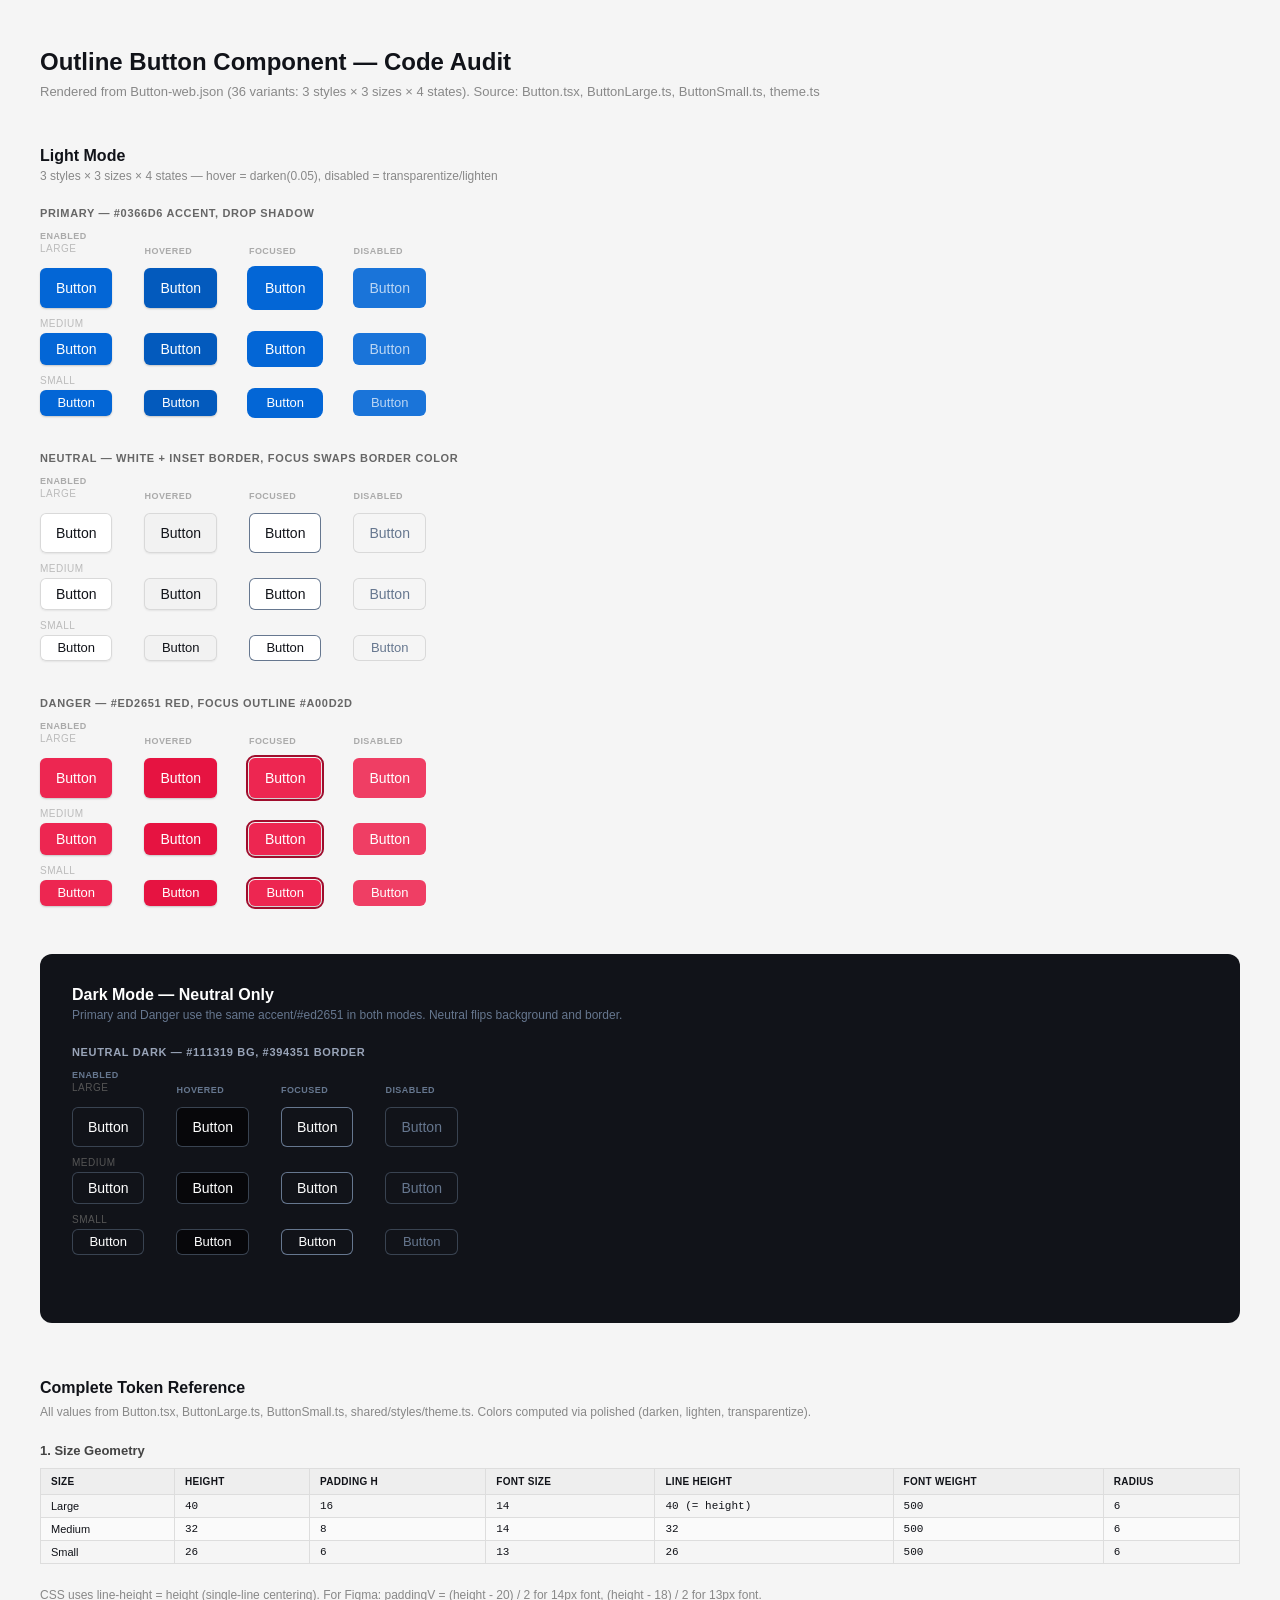
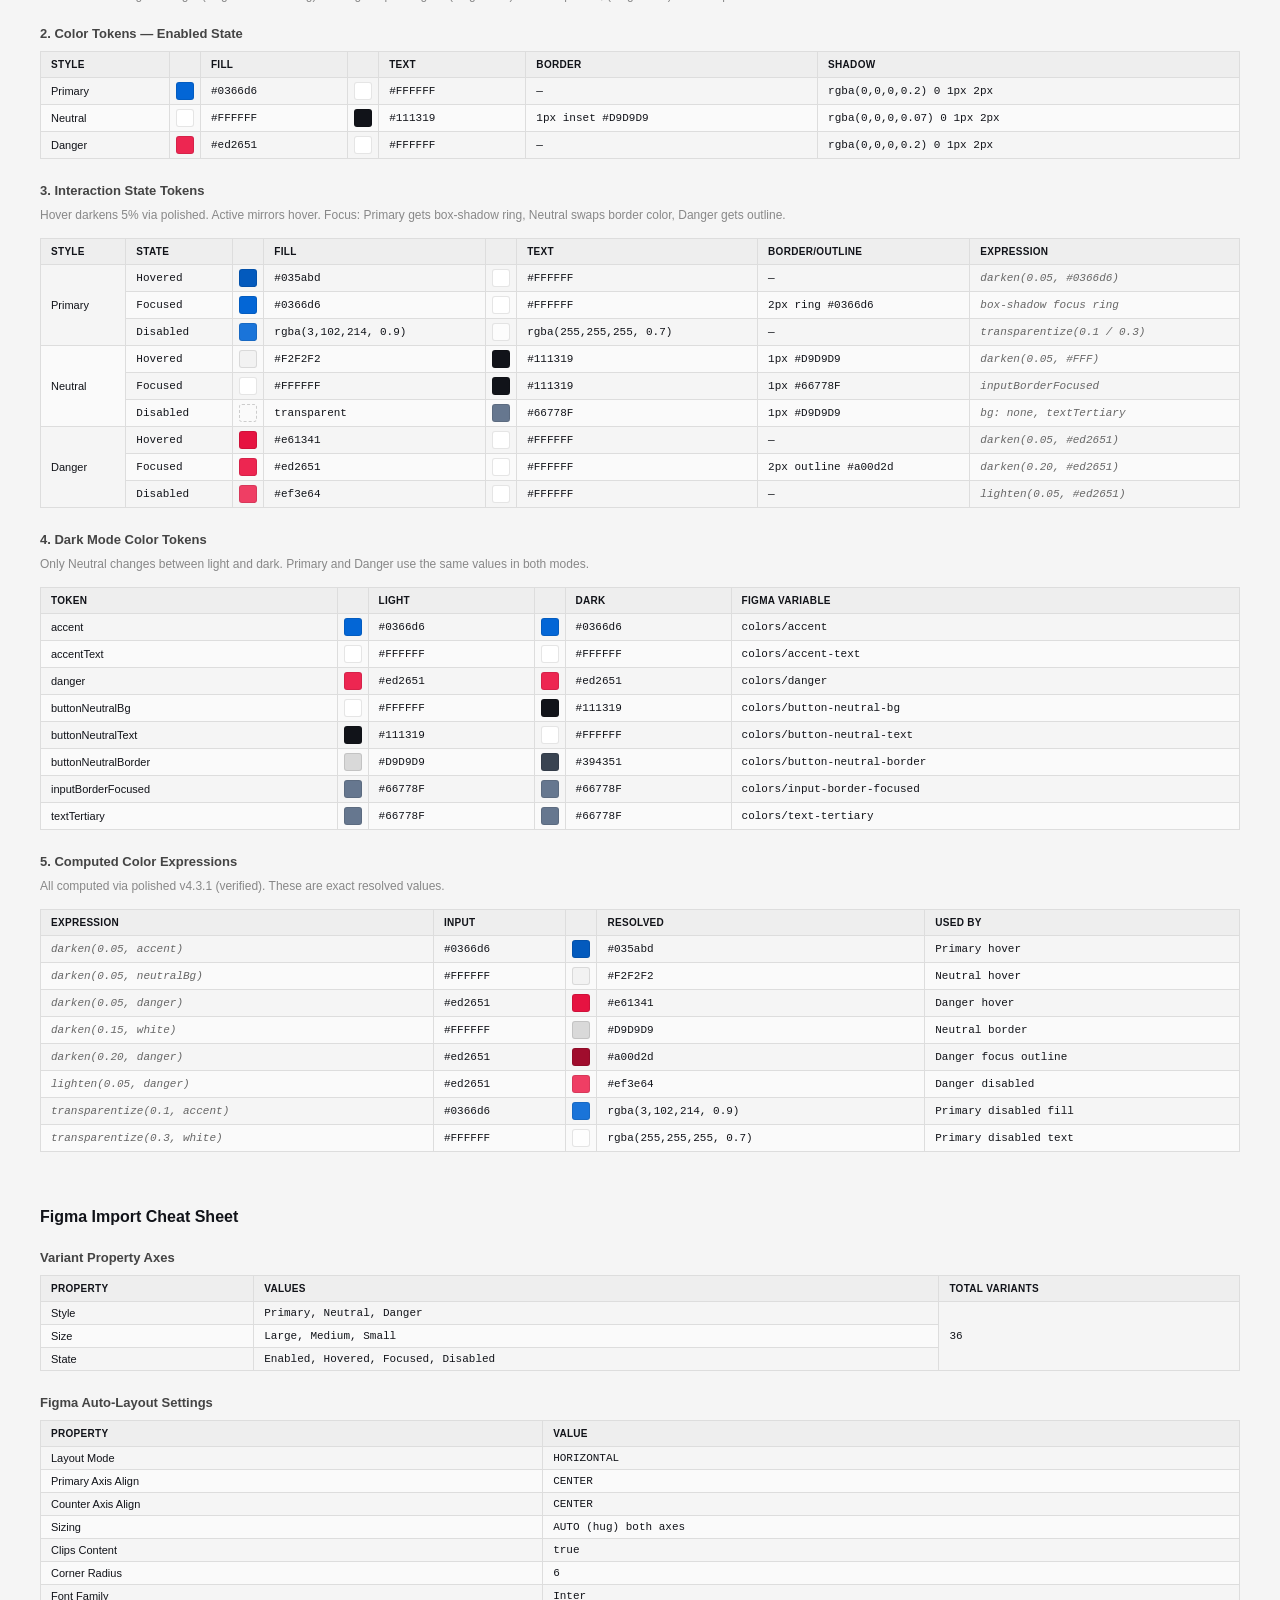
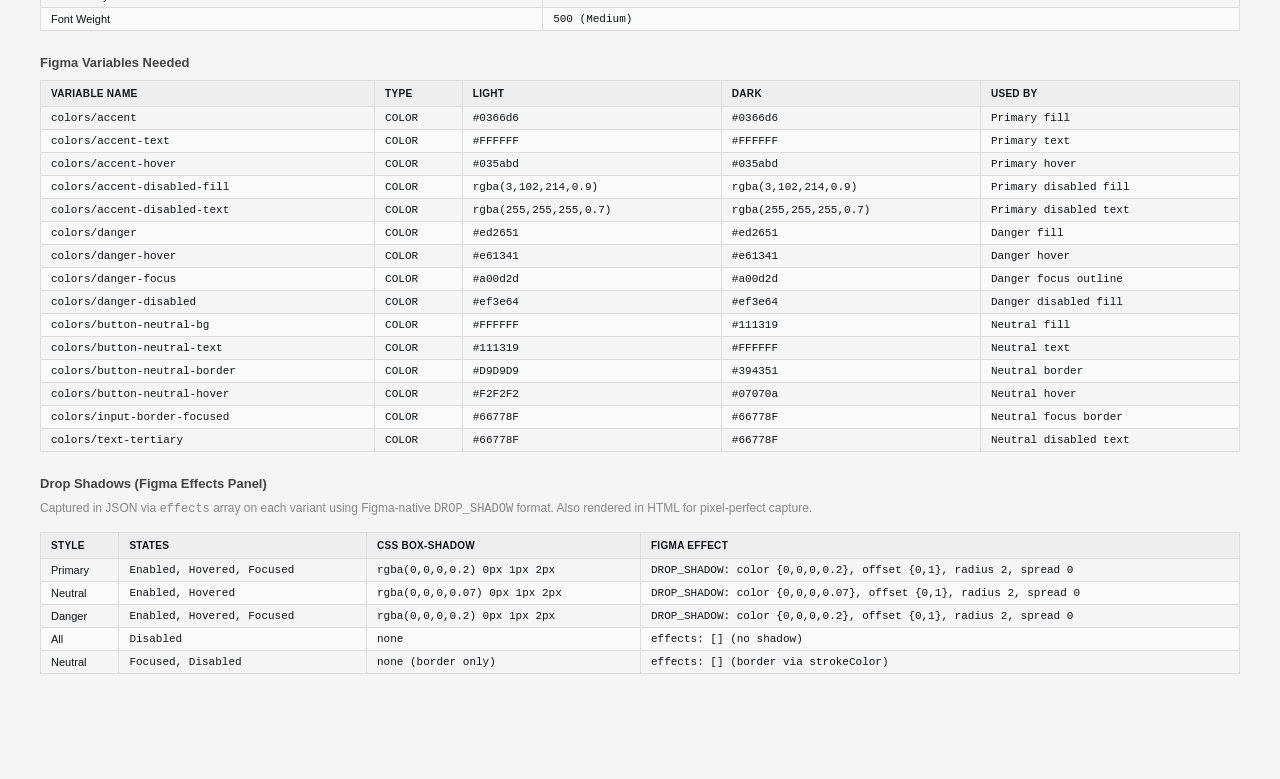
<file: demos/code-audit/buttons.html>
<!DOCTYPE html>
<html lang="en">
<head>
  <meta charset="UTF-8">
  <meta name="viewport" content="width=device-width, initial-scale=1.0">
  <title>Outline Button Component — Code Audit</title>
  <script src="https://mcp.figma.com/mcp/html-to-design/capture.js" async></script>
  <style>
    *, *::before, *::after { margin: 0; padding: 0; box-sizing: border-box; }

    body {
      font-family: Inter, -apple-system, BlinkMacSystemFont, sans-serif;
      background: #f5f5f5;
      color: #111319;
      padding: 48px 40px;
    }

    h1 { font-size: 24px; font-weight: 700; margin-bottom: 8px; }
    .subtitle { font-size: 13px; color: #888; margin-bottom: 48px; }

    .section { margin-bottom: 48px; }
    .section-title { font-size: 16px; font-weight: 700; margin-bottom: 4px; }
    .section-meta { font-size: 12px; color: #888; margin-bottom: 24px; }

    .style-group { margin-bottom: 36px; }
    .style-label {
      font-size: 11px; font-weight: 600; text-transform: uppercase;
      letter-spacing: 0.06em; color: #666; margin-bottom: 12px;
    }

    .grid-4 {
      display: grid;
      grid-template-columns: auto auto auto auto;
      gap: 10px 32px;
      align-items: end;
      width: fit-content;
    }

    .col-label {
      font-size: 9px; font-weight: 600; text-transform: uppercase;
      letter-spacing: 0.05em; color: #aaa; margin-bottom: 2px;
    }
    .size-label {
      font-size: 10px; font-weight: 500; text-transform: uppercase;
      letter-spacing: 0.05em; color: #bbb; margin-bottom: 4px;
    }

    .cell { display: flex; flex-direction: column; }

    /* ========================================
       Base button — static render
       ======================================== */
    .btn {
      display: inline-flex;
      align-items: center;
      justify-content: center;
      border: none;
      cursor: default;
      pointer-events: none;
      white-space: nowrap;
      font-family: Inter, -apple-system, BlinkMacSystemFont, sans-serif;
      font-weight: 500;
      outline: none;
      -webkit-font-smoothing: antialiased;
      border-radius: 6px;
    }

    /* Sizes */
    .btn-large  { padding: 0 16px; font-size: 14px; line-height: 40px; height: 40px; }
    .btn-medium { padding: 0 8px;  font-size: 14px; line-height: 32px; height: 32px; }
    .btn-small  { padding: 0 6px;  font-size: 13px; line-height: 26px; height: 26px; }

    /* ========================================
       Primary (accent blue)
       ======================================== */
    .btn-primary {
      background: #0366d6;
      color: #FFFFFF;
      box-shadow: rgba(0,0,0,0.2) 0px 1px 2px;
    }
    .btn-primary.is-hovered {
      background: #035abd;
    }
    .btn-primary.is-focused {
      box-shadow: 0 0 0 2px #0366d6;
    }
    .btn-primary.is-disabled {
      background: rgba(3,102,214,0.9);
      color: rgba(255,255,255,0.7);
      box-shadow: none;
    }

    /* ========================================
       Neutral (white + border)
       ======================================== */
    .btn-neutral {
      background: #FFFFFF;
      color: #111319;
      box-shadow: rgba(0,0,0,0.07) 0px 1px 2px, inset 0 0 0 1px #D9D9D9;
    }
    .btn-neutral.is-hovered {
      background: #F2F2F2;
    }
    .btn-neutral.is-focused {
      box-shadow: inset 0 0 0 1px #66778F;
    }
    .btn-neutral.is-disabled {
      background: none;
      color: #66778F;
      box-shadow: inset 0 0 0 1px #D9D9D9;
    }

    /* ========================================
       Danger (red)
       ======================================== */
    .btn-danger {
      background: #ed2651;
      color: #FFFFFF;
      box-shadow: rgba(0,0,0,0.2) 0px 1px 2px;
    }
    .btn-danger.is-hovered {
      background: #e61341;
    }
    .btn-danger.is-focused {
      outline: 2px solid #a00d2d;
      outline-offset: 1px;
    }
    .btn-danger.is-disabled {
      background: #ef3e64;
      box-shadow: none;
    }

    /* ========================================
       Dark mode section
       ======================================== */
    .dark {
      background: #111319;
      padding: 32px;
      border-radius: 12px;
      margin-top: 48px;
    }
    .dark .section-title { color: #FFFFFF; }
    .dark .section-meta { color: #66778F; }
    .dark .style-label { color: #99A4B8; }
    .dark .col-label { color: #66778F; }
    .dark .size-label { color: #555; }

    .dark .btn-neutral {
      background: #111319;
      color: #FFFFFF;
      box-shadow: inset 0 0 0 1px #394351;
    }
    .dark .btn-neutral.is-hovered {
      background: #07070a;
    }
    .dark .btn-neutral.is-focused {
      box-shadow: inset 0 0 0 1px #66778F;
    }
    .dark .btn-neutral.is-disabled {
      background: none;
      color: #66778F;
      box-shadow: inset 0 0 0 1px #394351;
    }

    /* ========================================
       Reference tables
       ======================================== */
    .ref-section { margin-top: 56px; }
    .ref-section h2 { font-size: 16px; font-weight: 700; margin-bottom: 8px; }
    .ref-section h3 { font-size: 13px; font-weight: 700; margin-top: 24px; margin-bottom: 10px; color: #444; }
    .ref-section p.note { font-size: 12px; color: #888; margin-bottom: 16px; }

    table { border-collapse: collapse; font-size: 11px; width: 100%; margin-bottom: 24px; }
    th { text-align: left; font-weight: 600; padding: 7px 10px; background: #eee; border: 1px solid #ddd; font-size: 10px; text-transform: uppercase; letter-spacing: 0.03em; }
    td { padding: 5px 10px; border: 1px solid #ddd; font-family: 'SF Mono', 'Fira Code', 'Cascadia Code', monospace; font-size: 11px; }
    tr:nth-child(even) td { background: #fafafa; }
    td.label-cell { font-family: Inter, sans-serif; font-weight: 500; }
    td.swatch-cell { width: 28px; padding: 4px 6px; }
    td.swatch-cell span { display: block; width: 18px; height: 18px; border-radius: 3px; border: 1px solid rgba(0,0,0,0.1); }
    td.expr { font-style: italic; color: #666; }
  </style>
</head>
<body>

<h1>Outline Button Component — Code Audit</h1>
<p class="subtitle">Rendered from Button-web.json (36 variants: 3 styles &times; 3 sizes &times; 4 states). Source: Button.tsx, ButtonLarge.ts, ButtonSmall.ts, theme.ts</p>

<!-- ============================================================
     LIGHT MODE
     ============================================================ -->
<div class="section">
  <div class="section-title">Light Mode</div>
  <p class="section-meta">3 styles &times; 3 sizes &times; 4 states &mdash; hover = darken(0.05), disabled = transparentize/lighten</p>

  <!-- PRIMARY -->
  <div class="style-group">
    <div class="style-label">Primary &mdash; #0366d6 accent, drop shadow</div>
    <div class="grid-4">
      <div class="cell"><span class="col-label">Enabled</span><span class="size-label">Large</span></div>
      <div class="cell"><span class="col-label">Hovered</span></div>
      <div class="cell"><span class="col-label">Focused</span></div>
      <div class="cell"><span class="col-label">Disabled</span></div>

      <div class="cell"><button class="btn btn-primary btn-large">Button</button></div>
      <div class="cell"><button class="btn btn-primary btn-large is-hovered">Button</button></div>
      <div class="cell"><button class="btn btn-primary btn-large is-focused">Button</button></div>
      <div class="cell"><button class="btn btn-primary btn-large is-disabled">Button</button></div>

      <div class="cell"><span class="size-label">Medium</span><button class="btn btn-primary btn-medium">Button</button></div>
      <div class="cell"><button class="btn btn-primary btn-medium is-hovered">Button</button></div>
      <div class="cell"><button class="btn btn-primary btn-medium is-focused">Button</button></div>
      <div class="cell"><button class="btn btn-primary btn-medium is-disabled">Button</button></div>

      <div class="cell"><span class="size-label">Small</span><button class="btn btn-primary btn-small">Button</button></div>
      <div class="cell"><button class="btn btn-primary btn-small is-hovered">Button</button></div>
      <div class="cell"><button class="btn btn-primary btn-small is-focused">Button</button></div>
      <div class="cell"><button class="btn btn-primary btn-small is-disabled">Button</button></div>
    </div>
  </div>

  <!-- NEUTRAL -->
  <div class="style-group">
    <div class="style-label">Neutral &mdash; white + inset border, focus swaps border color</div>
    <div class="grid-4">
      <div class="cell"><span class="col-label">Enabled</span><span class="size-label">Large</span></div>
      <div class="cell"><span class="col-label">Hovered</span></div>
      <div class="cell"><span class="col-label">Focused</span></div>
      <div class="cell"><span class="col-label">Disabled</span></div>

      <div class="cell"><button class="btn btn-neutral btn-large">Button</button></div>
      <div class="cell"><button class="btn btn-neutral btn-large is-hovered">Button</button></div>
      <div class="cell"><button class="btn btn-neutral btn-large is-focused">Button</button></div>
      <div class="cell"><button class="btn btn-neutral btn-large is-disabled">Button</button></div>

      <div class="cell"><span class="size-label">Medium</span><button class="btn btn-neutral btn-medium">Button</button></div>
      <div class="cell"><button class="btn btn-neutral btn-medium is-hovered">Button</button></div>
      <div class="cell"><button class="btn btn-neutral btn-medium is-focused">Button</button></div>
      <div class="cell"><button class="btn btn-neutral btn-medium is-disabled">Button</button></div>

      <div class="cell"><span class="size-label">Small</span><button class="btn btn-neutral btn-small">Button</button></div>
      <div class="cell"><button class="btn btn-neutral btn-small is-hovered">Button</button></div>
      <div class="cell"><button class="btn btn-neutral btn-small is-focused">Button</button></div>
      <div class="cell"><button class="btn btn-neutral btn-small is-disabled">Button</button></div>
    </div>
  </div>

  <!-- DANGER -->
  <div class="style-group">
    <div class="style-label">Danger &mdash; #ed2651 red, focus outline #a00d2d</div>
    <div class="grid-4">
      <div class="cell"><span class="col-label">Enabled</span><span class="size-label">Large</span></div>
      <div class="cell"><span class="col-label">Hovered</span></div>
      <div class="cell"><span class="col-label">Focused</span></div>
      <div class="cell"><span class="col-label">Disabled</span></div>

      <div class="cell"><button class="btn btn-danger btn-large">Button</button></div>
      <div class="cell"><button class="btn btn-danger btn-large is-hovered">Button</button></div>
      <div class="cell"><button class="btn btn-danger btn-large is-focused">Button</button></div>
      <div class="cell"><button class="btn btn-danger btn-large is-disabled">Button</button></div>

      <div class="cell"><span class="size-label">Medium</span><button class="btn btn-danger btn-medium">Button</button></div>
      <div class="cell"><button class="btn btn-danger btn-medium is-hovered">Button</button></div>
      <div class="cell"><button class="btn btn-danger btn-medium is-focused">Button</button></div>
      <div class="cell"><button class="btn btn-danger btn-medium is-disabled">Button</button></div>

      <div class="cell"><span class="size-label">Small</span><button class="btn btn-danger btn-small">Button</button></div>
      <div class="cell"><button class="btn btn-danger btn-small is-hovered">Button</button></div>
      <div class="cell"><button class="btn btn-danger btn-small is-focused">Button</button></div>
      <div class="cell"><button class="btn btn-danger btn-small is-disabled">Button</button></div>
    </div>
  </div>
</div>

<!-- ============================================================
     DARK MODE — only Neutral changes
     ============================================================ -->
<div class="dark">
  <div class="section-title">Dark Mode — Neutral Only</div>
  <p class="section-meta">Primary and Danger use the same accent/#ed2651 in both modes. Neutral flips background and border.</p>

  <div class="style-group">
    <div class="style-label">Neutral Dark &mdash; #111319 bg, #394351 border</div>
    <div class="grid-4">
      <div class="cell"><span class="col-label">Enabled</span><span class="size-label">Large</span></div>
      <div class="cell"><span class="col-label">Hovered</span></div>
      <div class="cell"><span class="col-label">Focused</span></div>
      <div class="cell"><span class="col-label">Disabled</span></div>

      <div class="cell"><button class="btn btn-neutral btn-large">Button</button></div>
      <div class="cell"><button class="btn btn-neutral btn-large is-hovered">Button</button></div>
      <div class="cell"><button class="btn btn-neutral btn-large is-focused">Button</button></div>
      <div class="cell"><button class="btn btn-neutral btn-large is-disabled">Button</button></div>

      <div class="cell"><span class="size-label">Medium</span><button class="btn btn-neutral btn-medium">Button</button></div>
      <div class="cell"><button class="btn btn-neutral btn-medium is-hovered">Button</button></div>
      <div class="cell"><button class="btn btn-neutral btn-medium is-focused">Button</button></div>
      <div class="cell"><button class="btn btn-neutral btn-medium is-disabled">Button</button></div>

      <div class="cell"><span class="size-label">Small</span><button class="btn btn-neutral btn-small">Button</button></div>
      <div class="cell"><button class="btn btn-neutral btn-small is-hovered">Button</button></div>
      <div class="cell"><button class="btn btn-neutral btn-small is-focused">Button</button></div>
      <div class="cell"><button class="btn btn-neutral btn-small is-disabled">Button</button></div>
    </div>
  </div>
</div>

<!-- ============================================================
     REFERENCE TABLES
     ============================================================ -->
<div class="ref-section">
  <h2>Complete Token Reference</h2>
  <p class="note">All values from Button.tsx, ButtonLarge.ts, ButtonSmall.ts, shared/styles/theme.ts. Colors computed via polished (darken, lighten, transparentize).</p>

  <h3>1. Size Geometry</h3>
  <table>
    <thead>
      <tr><th>Size</th><th>Height</th><th>Padding H</th><th>Font Size</th><th>Line Height</th><th>Font Weight</th><th>Radius</th></tr>
    </thead>
    <tbody>
      <tr><td class="label-cell">Large</td><td>40</td><td>16</td><td>14</td><td>40 (= height)</td><td>500</td><td>6</td></tr>
      <tr><td class="label-cell">Medium</td><td>32</td><td>8</td><td>14</td><td>32</td><td>500</td><td>6</td></tr>
      <tr><td class="label-cell">Small</td><td>26</td><td>6</td><td>13</td><td>26</td><td>500</td><td>6</td></tr>
    </tbody>
  </table>
  <p class="note">CSS uses line-height = height (single-line centering). For Figma: paddingV = (height - 20) / 2 for 14px font, (height - 18) / 2 for 13px font.</p>

  <h3>2. Color Tokens — Enabled State</h3>
  <table>
    <thead>
      <tr><th>Style</th><th></th><th>Fill</th><th></th><th>Text</th><th>Border</th><th>Shadow</th></tr>
    </thead>
    <tbody>
      <tr><td class="label-cell">Primary</td><td class="swatch-cell"><span style="background:#0366d6"></span></td><td>#0366d6</td><td class="swatch-cell"><span style="background:#FFFFFF"></span></td><td>#FFFFFF</td><td>—</td><td>rgba(0,0,0,0.2) 0 1px 2px</td></tr>
      <tr><td class="label-cell">Neutral</td><td class="swatch-cell"><span style="background:#FFFFFF"></span></td><td>#FFFFFF</td><td class="swatch-cell"><span style="background:#111319"></span></td><td>#111319</td><td>1px inset #D9D9D9</td><td>rgba(0,0,0,0.07) 0 1px 2px</td></tr>
      <tr><td class="label-cell">Danger</td><td class="swatch-cell"><span style="background:#ed2651"></span></td><td>#ed2651</td><td class="swatch-cell"><span style="background:#FFFFFF"></span></td><td>#FFFFFF</td><td>—</td><td>rgba(0,0,0,0.2) 0 1px 2px</td></tr>
    </tbody>
  </table>

  <h3>3. Interaction State Tokens</h3>
  <p class="note">Hover darkens 5% via polished. Active mirrors hover. Focus: Primary gets box-shadow ring, Neutral swaps border color, Danger gets outline.</p>
  <table>
    <thead>
      <tr><th>Style</th><th>State</th><th></th><th>Fill</th><th></th><th>Text</th><th>Border/Outline</th><th>Expression</th></tr>
    </thead>
    <tbody>
      <tr><td class="label-cell" rowspan="3">Primary</td><td>Hovered</td><td class="swatch-cell"><span style="background:#035abd"></span></td><td>#035abd</td><td class="swatch-cell"><span style="background:#FFFFFF"></span></td><td>#FFFFFF</td><td>—</td><td class="expr">darken(0.05, #0366d6)</td></tr>
      <tr><td>Focused</td><td class="swatch-cell"><span style="background:#0366d6"></span></td><td>#0366d6</td><td class="swatch-cell"><span style="background:#FFFFFF"></span></td><td>#FFFFFF</td><td>2px ring #0366d6</td><td class="expr">box-shadow focus ring</td></tr>
      <tr><td>Disabled</td><td class="swatch-cell"><span style="background:rgba(3,102,214,0.9)"></span></td><td>rgba(3,102,214, 0.9)</td><td class="swatch-cell"><span style="background:rgba(255,255,255,0.7)"></span></td><td>rgba(255,255,255, 0.7)</td><td>—</td><td class="expr">transparentize(0.1 / 0.3)</td></tr>

      <tr><td class="label-cell" rowspan="3">Neutral</td><td>Hovered</td><td class="swatch-cell"><span style="background:#F2F2F2"></span></td><td>#F2F2F2</td><td class="swatch-cell"><span style="background:#111319"></span></td><td>#111319</td><td>1px #D9D9D9</td><td class="expr">darken(0.05, #FFF)</td></tr>
      <tr><td>Focused</td><td class="swatch-cell"><span style="background:#FFFFFF"></span></td><td>#FFFFFF</td><td class="swatch-cell"><span style="background:#111319"></span></td><td>#111319</td><td>1px #66778F</td><td class="expr">inputBorderFocused</td></tr>
      <tr><td>Disabled</td><td class="swatch-cell"><span style="background:transparent;border:1px dashed #ccc"></span></td><td>transparent</td><td class="swatch-cell"><span style="background:#66778F"></span></td><td>#66778F</td><td>1px #D9D9D9</td><td class="expr">bg: none, textTertiary</td></tr>

      <tr><td class="label-cell" rowspan="3">Danger</td><td>Hovered</td><td class="swatch-cell"><span style="background:#e61341"></span></td><td>#e61341</td><td class="swatch-cell"><span style="background:#FFFFFF"></span></td><td>#FFFFFF</td><td>—</td><td class="expr">darken(0.05, #ed2651)</td></tr>
      <tr><td>Focused</td><td class="swatch-cell"><span style="background:#ed2651"></span></td><td>#ed2651</td><td class="swatch-cell"><span style="background:#FFFFFF"></span></td><td>#FFFFFF</td><td>2px outline #a00d2d</td><td class="expr">darken(0.20, #ed2651)</td></tr>
      <tr><td>Disabled</td><td class="swatch-cell"><span style="background:#ef3e64"></span></td><td>#ef3e64</td><td class="swatch-cell"><span style="background:#FFFFFF"></span></td><td>#FFFFFF</td><td>—</td><td class="expr">lighten(0.05, #ed2651)</td></tr>
    </tbody>
  </table>

  <h3>4. Dark Mode Color Tokens</h3>
  <p class="note">Only Neutral changes between light and dark. Primary and Danger use the same values in both modes.</p>
  <table>
    <thead>
      <tr><th>Token</th><th></th><th>Light</th><th></th><th>Dark</th><th>Figma Variable</th></tr>
    </thead>
    <tbody>
      <tr><td class="label-cell">accent</td><td class="swatch-cell"><span style="background:#0366d6"></span></td><td>#0366d6</td><td class="swatch-cell"><span style="background:#0366d6"></span></td><td>#0366d6</td><td>colors/accent</td></tr>
      <tr><td class="label-cell">accentText</td><td class="swatch-cell"><span style="background:#FFFFFF"></span></td><td>#FFFFFF</td><td class="swatch-cell"><span style="background:#FFFFFF"></span></td><td>#FFFFFF</td><td>colors/accent-text</td></tr>
      <tr><td class="label-cell">danger</td><td class="swatch-cell"><span style="background:#ed2651"></span></td><td>#ed2651</td><td class="swatch-cell"><span style="background:#ed2651"></span></td><td>#ed2651</td><td>colors/danger</td></tr>
      <tr><td class="label-cell">buttonNeutralBg</td><td class="swatch-cell"><span style="background:#FFFFFF"></span></td><td>#FFFFFF</td><td class="swatch-cell"><span style="background:#111319"></span></td><td>#111319</td><td>colors/button-neutral-bg</td></tr>
      <tr><td class="label-cell">buttonNeutralText</td><td class="swatch-cell"><span style="background:#111319"></span></td><td>#111319</td><td class="swatch-cell"><span style="background:#FFFFFF"></span></td><td>#FFFFFF</td><td>colors/button-neutral-text</td></tr>
      <tr><td class="label-cell">buttonNeutralBorder</td><td class="swatch-cell"><span style="background:#D9D9D9"></span></td><td>#D9D9D9</td><td class="swatch-cell"><span style="background:#394351"></span></td><td>#394351</td><td>colors/button-neutral-border</td></tr>
      <tr><td class="label-cell">inputBorderFocused</td><td class="swatch-cell"><span style="background:#66778F"></span></td><td>#66778F</td><td class="swatch-cell"><span style="background:#66778F"></span></td><td>#66778F</td><td>colors/input-border-focused</td></tr>
      <tr><td class="label-cell">textTertiary</td><td class="swatch-cell"><span style="background:#66778F"></span></td><td>#66778F</td><td class="swatch-cell"><span style="background:#66778F"></span></td><td>#66778F</td><td>colors/text-tertiary</td></tr>
    </tbody>
  </table>

  <h3>5. Computed Color Expressions</h3>
  <p class="note">All computed via polished v4.3.1 (verified). These are exact resolved values.</p>
  <table>
    <thead>
      <tr><th>Expression</th><th>Input</th><th></th><th>Resolved</th><th>Used By</th></tr>
    </thead>
    <tbody>
      <tr><td class="expr">darken(0.05, accent)</td><td>#0366d6</td><td class="swatch-cell"><span style="background:#035abd"></span></td><td>#035abd</td><td>Primary hover</td></tr>
      <tr><td class="expr">darken(0.05, neutralBg)</td><td>#FFFFFF</td><td class="swatch-cell"><span style="background:#F2F2F2"></span></td><td>#F2F2F2</td><td>Neutral hover</td></tr>
      <tr><td class="expr">darken(0.05, danger)</td><td>#ed2651</td><td class="swatch-cell"><span style="background:#e61341"></span></td><td>#e61341</td><td>Danger hover</td></tr>
      <tr><td class="expr">darken(0.15, white)</td><td>#FFFFFF</td><td class="swatch-cell"><span style="background:#D9D9D9"></span></td><td>#D9D9D9</td><td>Neutral border</td></tr>
      <tr><td class="expr">darken(0.20, danger)</td><td>#ed2651</td><td class="swatch-cell"><span style="background:#a00d2d"></span></td><td>#a00d2d</td><td>Danger focus outline</td></tr>
      <tr><td class="expr">lighten(0.05, danger)</td><td>#ed2651</td><td class="swatch-cell"><span style="background:#ef3e64"></span></td><td>#ef3e64</td><td>Danger disabled</td></tr>
      <tr><td class="expr">transparentize(0.1, accent)</td><td>#0366d6</td><td class="swatch-cell"><span style="background:rgba(3,102,214,0.9)"></span></td><td>rgba(3,102,214, 0.9)</td><td>Primary disabled fill</td></tr>
      <tr><td class="expr">transparentize(0.3, white)</td><td>#FFFFFF</td><td class="swatch-cell"><span style="background:rgba(255,255,255,0.7)"></span></td><td>rgba(255,255,255, 0.7)</td><td>Primary disabled text</td></tr>
    </tbody>
  </table>
</div>

<div class="ref-section">
  <h2>Figma Import Cheat Sheet</h2>

  <h3>Variant Property Axes</h3>
  <table>
    <thead>
      <tr><th>Property</th><th>Values</th><th>Total Variants</th></tr>
    </thead>
    <tbody>
      <tr><td class="label-cell">Style</td><td>Primary, Neutral, Danger</td><td rowspan="3">36</td></tr>
      <tr><td class="label-cell">Size</td><td>Large, Medium, Small</td></tr>
      <tr><td class="label-cell">State</td><td>Enabled, Hovered, Focused, Disabled</td></tr>
    </tbody>
  </table>

  <h3>Figma Auto-Layout Settings</h3>
  <table>
    <thead>
      <tr><th>Property</th><th>Value</th></tr>
    </thead>
    <tbody>
      <tr><td class="label-cell">Layout Mode</td><td>HORIZONTAL</td></tr>
      <tr><td class="label-cell">Primary Axis Align</td><td>CENTER</td></tr>
      <tr><td class="label-cell">Counter Axis Align</td><td>CENTER</td></tr>
      <tr><td class="label-cell">Sizing</td><td>AUTO (hug) both axes</td></tr>
      <tr><td class="label-cell">Clips Content</td><td>true</td></tr>
      <tr><td class="label-cell">Corner Radius</td><td>6</td></tr>
      <tr><td class="label-cell">Font Family</td><td>Inter</td></tr>
      <tr><td class="label-cell">Font Weight</td><td>500 (Medium)</td></tr>
    </tbody>
  </table>

  <h3>Figma Variables Needed</h3>
  <table>
    <thead>
      <tr><th>Variable Name</th><th>Type</th><th>Light</th><th>Dark</th><th>Used By</th></tr>
    </thead>
    <tbody>
      <tr><td>colors/accent</td><td>COLOR</td><td>#0366d6</td><td>#0366d6</td><td>Primary fill</td></tr>
      <tr><td>colors/accent-text</td><td>COLOR</td><td>#FFFFFF</td><td>#FFFFFF</td><td>Primary text</td></tr>
      <tr><td>colors/accent-hover</td><td>COLOR</td><td>#035abd</td><td>#035abd</td><td>Primary hover</td></tr>
      <tr><td>colors/accent-disabled-fill</td><td>COLOR</td><td>rgba(3,102,214,0.9)</td><td>rgba(3,102,214,0.9)</td><td>Primary disabled fill</td></tr>
      <tr><td>colors/accent-disabled-text</td><td>COLOR</td><td>rgba(255,255,255,0.7)</td><td>rgba(255,255,255,0.7)</td><td>Primary disabled text</td></tr>
      <tr><td>colors/danger</td><td>COLOR</td><td>#ed2651</td><td>#ed2651</td><td>Danger fill</td></tr>
      <tr><td>colors/danger-hover</td><td>COLOR</td><td>#e61341</td><td>#e61341</td><td>Danger hover</td></tr>
      <tr><td>colors/danger-focus</td><td>COLOR</td><td>#a00d2d</td><td>#a00d2d</td><td>Danger focus outline</td></tr>
      <tr><td>colors/danger-disabled</td><td>COLOR</td><td>#ef3e64</td><td>#ef3e64</td><td>Danger disabled fill</td></tr>
      <tr><td>colors/button-neutral-bg</td><td>COLOR</td><td>#FFFFFF</td><td>#111319</td><td>Neutral fill</td></tr>
      <tr><td>colors/button-neutral-text</td><td>COLOR</td><td>#111319</td><td>#FFFFFF</td><td>Neutral text</td></tr>
      <tr><td>colors/button-neutral-border</td><td>COLOR</td><td>#D9D9D9</td><td>#394351</td><td>Neutral border</td></tr>
      <tr><td>colors/button-neutral-hover</td><td>COLOR</td><td>#F2F2F2</td><td>#07070a</td><td>Neutral hover</td></tr>
      <tr><td>colors/input-border-focused</td><td>COLOR</td><td>#66778F</td><td>#66778F</td><td>Neutral focus border</td></tr>
      <tr><td>colors/text-tertiary</td><td>COLOR</td><td>#66778F</td><td>#66778F</td><td>Neutral disabled text</td></tr>
    </tbody>
  </table>

  <h3>Drop Shadows (Figma Effects Panel)</h3>
  <p class="note">Captured in JSON via <code>effects</code> array on each variant using Figma-native <code>DROP_SHADOW</code> format. Also rendered in HTML for pixel-perfect capture.</p>
  <table>
    <thead>
      <tr><th>Style</th><th>States</th><th>CSS box-shadow</th><th>Figma Effect</th></tr>
    </thead>
    <tbody>
      <tr><td class="label-cell">Primary</td><td>Enabled, Hovered, Focused</td><td>rgba(0,0,0,0.2) 0px 1px 2px</td><td>DROP_SHADOW: color {0,0,0,0.2}, offset {0,1}, radius 2, spread 0</td></tr>
      <tr><td class="label-cell">Neutral</td><td>Enabled, Hovered</td><td>rgba(0,0,0,0.07) 0px 1px 2px</td><td>DROP_SHADOW: color {0,0,0,0.07}, offset {0,1}, radius 2, spread 0</td></tr>
      <tr><td class="label-cell">Danger</td><td>Enabled, Hovered, Focused</td><td>rgba(0,0,0,0.2) 0px 1px 2px</td><td>DROP_SHADOW: color {0,0,0,0.2}, offset {0,1}, radius 2, spread 0</td></tr>
      <tr><td class="label-cell">All</td><td>Disabled</td><td>none</td><td>effects: [] (no shadow)</td></tr>
      <tr><td class="label-cell">Neutral</td><td>Focused, Disabled</td><td>none (border only)</td><td>effects: [] (border via strokeColor)</td></tr>
    </tbody>
  </table>
</div>

</body>
</html>
</file>
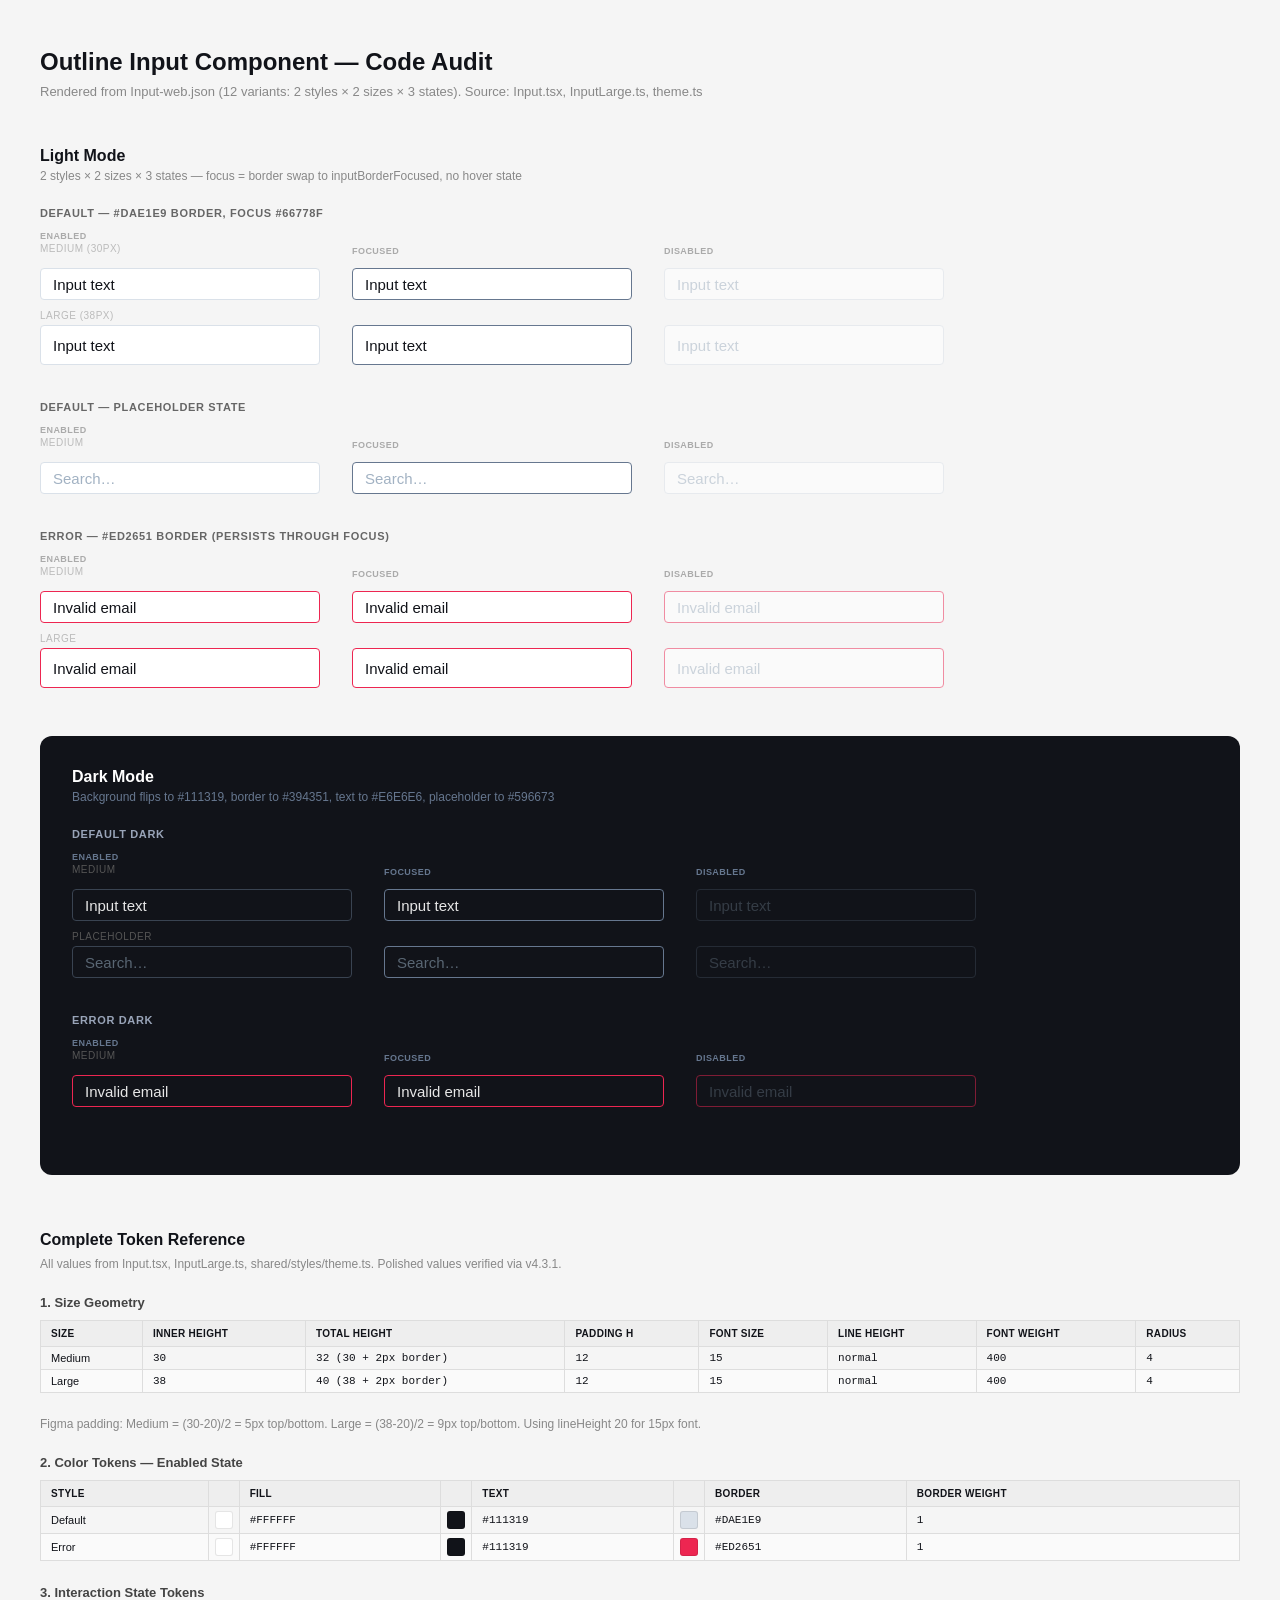
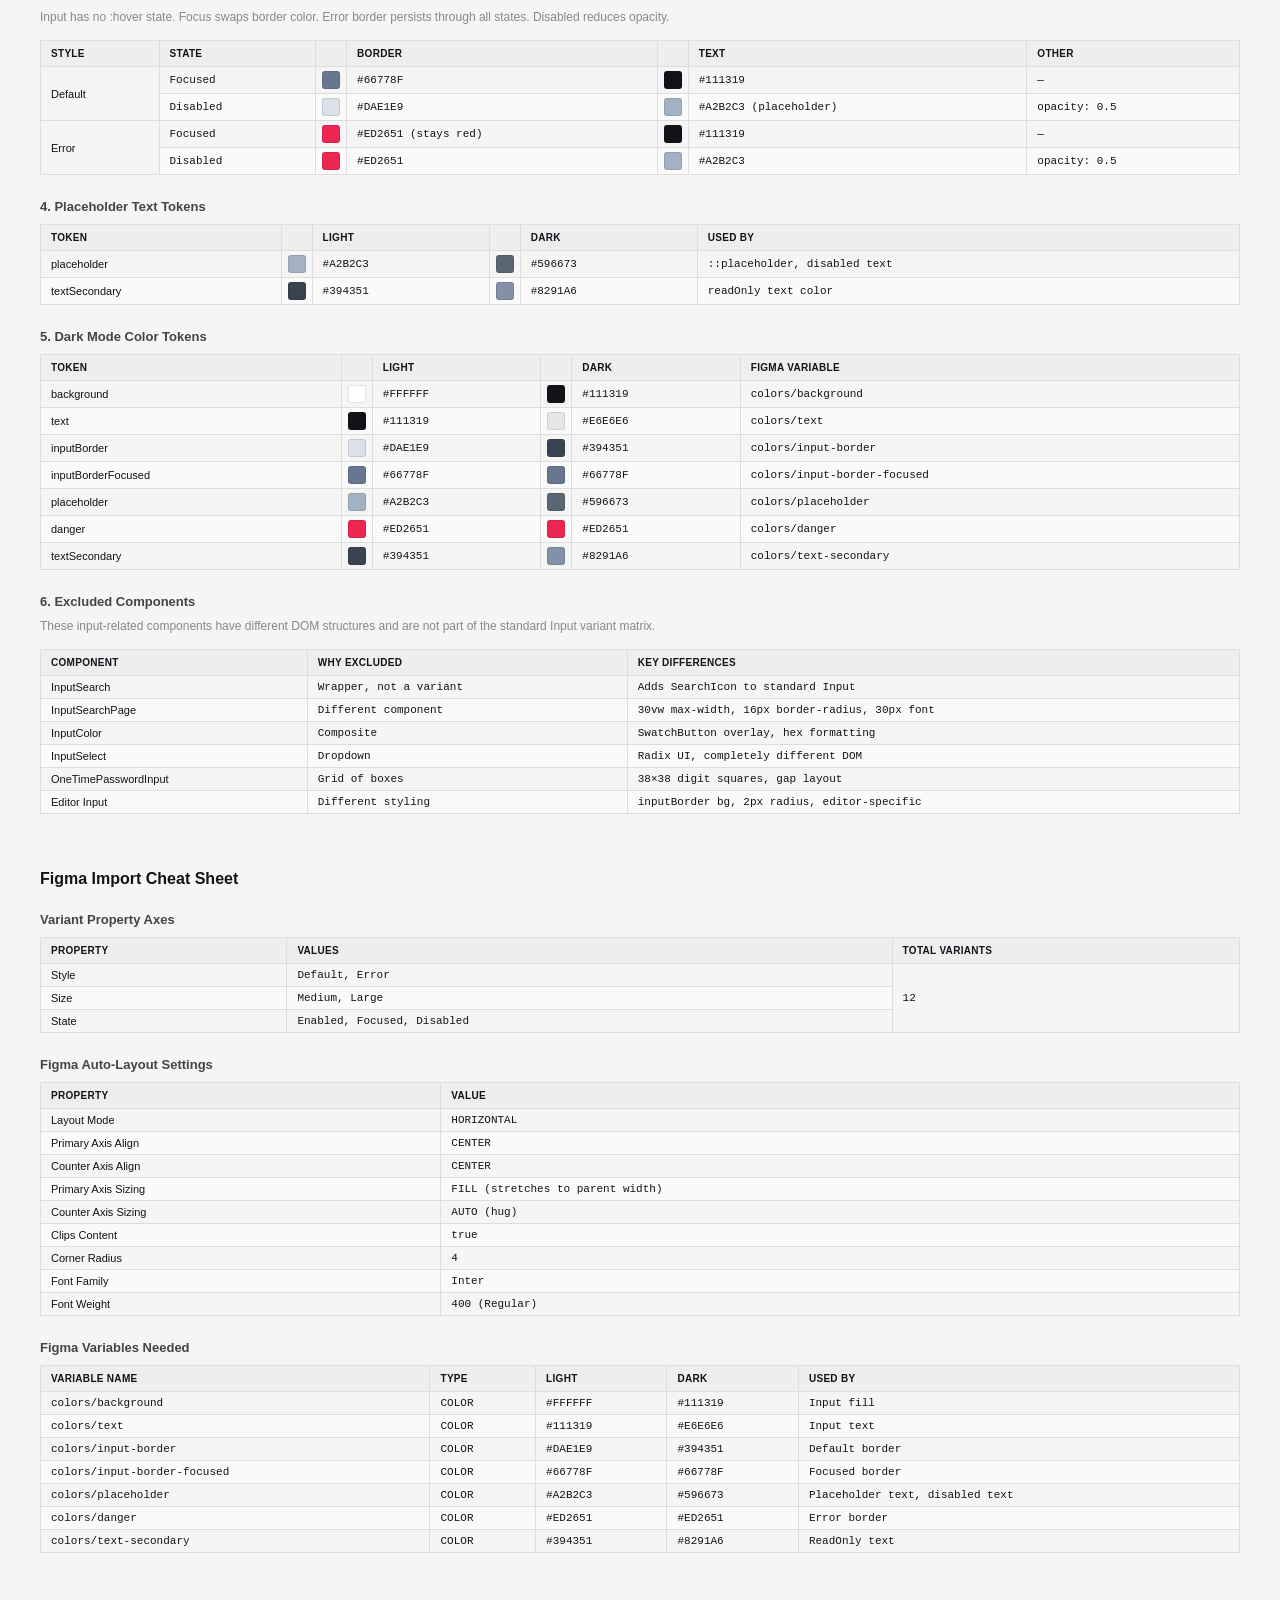
<file: demos/code-audit/inputs.html>
<!DOCTYPE html>
<html lang="en">
<head>
  <meta charset="UTF-8">
  <meta name="viewport" content="width=device-width, initial-scale=1.0">
  <title>Outline Input Component — Code Audit</title>
  <script src="https://mcp.figma.com/mcp/html-to-design/capture.js" async></script>
  <style>
    *, *::before, *::after { margin: 0; padding: 0; box-sizing: border-box; }

    body {
      font-family: Inter, -apple-system, BlinkMacSystemFont, sans-serif;
      background: #f5f5f5;
      color: #111319;
      padding: 48px 40px;
    }

    h1 { font-size: 24px; font-weight: 700; margin-bottom: 8px; }
    .subtitle { font-size: 13px; color: #888; margin-bottom: 48px; }

    .section { margin-bottom: 48px; }
    .section-title { font-size: 16px; font-weight: 700; margin-bottom: 4px; }
    .section-meta { font-size: 12px; color: #888; margin-bottom: 24px; }

    .style-group { margin-bottom: 36px; }
    .style-label {
      font-size: 11px; font-weight: 600; text-transform: uppercase;
      letter-spacing: 0.06em; color: #666; margin-bottom: 12px;
    }

    .grid-3 {
      display: grid;
      grid-template-columns: 280px 280px 280px;
      gap: 10px 32px;
      align-items: end;
    }

    .col-label {
      font-size: 9px; font-weight: 600; text-transform: uppercase;
      letter-spacing: 0.05em; color: #aaa; margin-bottom: 2px;
    }
    .size-label {
      font-size: 10px; font-weight: 500; text-transform: uppercase;
      letter-spacing: 0.05em; color: #bbb; margin-bottom: 4px;
    }

    .cell { display: flex; flex-direction: column; }

    /* ========================================
       Base input — Outline wrapper
       ======================================== */
    .input-outline {
      display: flex;
      align-items: center;
      border: 1px solid #DAE1E9;
      border-radius: 4px;
      background: #FFFFFF;
      overflow: hidden;
      width: 100%;
    }

    .input-outline .native-input {
      border: 0;
      outline: none;
      background: none;
      color: #111319;
      font-family: Inter, -apple-system, sans-serif;
      font-size: 15px;
      font-weight: 400;
      padding: 8px 12px;
      width: 100%;
      min-width: 0;
    }

    .input-outline .native-input::placeholder {
      color: #A2B2C3;
      opacity: 1;
    }

    /* Sizes */
    .input-medium .native-input { height: 30px; }
    .input-large .native-input { height: 38px; }

    /* ========================================
       States
       ======================================== */
    .input-outline.is-focused {
      border-color: #66778F;
    }

    .input-outline.is-disabled {
      opacity: 0.5;
    }
    .input-outline.is-disabled .native-input {
      color: #A2B2C3;
      pointer-events: none;
    }

    /* ========================================
       Error style
       ======================================== */
    .input-outline.is-error {
      border-color: #ED2651;
    }
    .input-outline.is-error.is-focused {
      border-color: #ED2651;
    }

    /* ========================================
       Dark mode
       ======================================== */
    .dark {
      background: #111319;
      padding: 32px;
      border-radius: 12px;
      margin-top: 48px;
    }
    .dark .section-title { color: #FFFFFF; }
    .dark .section-meta { color: #66778F; }
    .dark .style-label { color: #99A4B8; }
    .dark .col-label { color: #66778F; }
    .dark .size-label { color: #555; }

    .dark .input-outline {
      background: #111319;
      border-color: #394351;
    }
    .dark .input-outline .native-input {
      color: #E6E6E6;
    }
    .dark .input-outline .native-input::placeholder {
      color: #596673;
    }
    .dark .input-outline.is-focused {
      border-color: #66778F;
    }
    .dark .input-outline.is-error {
      border-color: #ED2651;
    }
    .dark .input-outline.is-disabled .native-input {
      color: #596673;
    }

    /* ========================================
       Reference tables
       ======================================== */
    .ref-section { margin-top: 56px; }
    .ref-section h2 { font-size: 16px; font-weight: 700; margin-bottom: 8px; }
    .ref-section h3 { font-size: 13px; font-weight: 700; margin-top: 24px; margin-bottom: 10px; color: #444; }
    .ref-section p.note { font-size: 12px; color: #888; margin-bottom: 16px; }

    table { border-collapse: collapse; font-size: 11px; width: 100%; margin-bottom: 24px; }
    th { text-align: left; font-weight: 600; padding: 7px 10px; background: #eee; border: 1px solid #ddd; font-size: 10px; text-transform: uppercase; letter-spacing: 0.03em; }
    td { padding: 5px 10px; border: 1px solid #ddd; font-family: 'SF Mono', 'Fira Code', 'Cascadia Code', monospace; font-size: 11px; }
    tr:nth-child(even) td { background: #fafafa; }
    td.label-cell { font-family: Inter, sans-serif; font-weight: 500; }
    td.swatch-cell { width: 28px; padding: 4px 6px; }
    td.swatch-cell span { display: block; width: 18px; height: 18px; border-radius: 3px; border: 1px solid rgba(0,0,0,0.1); }
    td.expr { font-style: italic; color: #666; }
  </style>
</head>
<body>

<h1>Outline Input Component — Code Audit</h1>
<p class="subtitle">Rendered from Input-web.json (12 variants: 2 styles &times; 2 sizes &times; 3 states). Source: Input.tsx, InputLarge.ts, theme.ts</p>

<!-- ============================================================
     LIGHT MODE
     ============================================================ -->
<div class="section">
  <div class="section-title">Light Mode</div>
  <p class="section-meta">2 styles &times; 2 sizes &times; 3 states &mdash; focus = border swap to inputBorderFocused, no hover state</p>

  <!-- DEFAULT -->
  <div class="style-group">
    <div class="style-label">Default &mdash; #DAE1E9 border, focus #66778F</div>
    <div class="grid-3">
      <div class="cell"><span class="col-label">Enabled</span><span class="size-label">Medium (30px)</span></div>
      <div class="cell"><span class="col-label">Focused</span></div>
      <div class="cell"><span class="col-label">Disabled</span></div>

      <div class="cell"><div class="input-outline input-medium"><input class="native-input" value="Input text" readonly></div></div>
      <div class="cell"><div class="input-outline input-medium is-focused"><input class="native-input" value="Input text" readonly></div></div>
      <div class="cell"><div class="input-outline input-medium is-disabled"><input class="native-input" value="Input text" readonly></div></div>

      <div class="cell"><span class="size-label">Large (38px)</span><div class="input-outline input-large"><input class="native-input" value="Input text" readonly></div></div>
      <div class="cell"><div class="input-outline input-large is-focused"><input class="native-input" value="Input text" readonly></div></div>
      <div class="cell"><div class="input-outline input-large is-disabled"><input class="native-input" value="Input text" readonly></div></div>
    </div>
  </div>

  <!-- DEFAULT — Placeholder -->
  <div class="style-group">
    <div class="style-label">Default &mdash; Placeholder state</div>
    <div class="grid-3">
      <div class="cell"><span class="col-label">Enabled</span><span class="size-label">Medium</span></div>
      <div class="cell"><span class="col-label">Focused</span></div>
      <div class="cell"><span class="col-label">Disabled</span></div>

      <div class="cell"><div class="input-outline input-medium"><input class="native-input" placeholder="Search…" readonly></div></div>
      <div class="cell"><div class="input-outline input-medium is-focused"><input class="native-input" placeholder="Search…" readonly></div></div>
      <div class="cell"><div class="input-outline input-medium is-disabled"><input class="native-input" placeholder="Search…" readonly></div></div>
    </div>
  </div>

  <!-- ERROR -->
  <div class="style-group">
    <div class="style-label">Error &mdash; #ED2651 border (persists through focus)</div>
    <div class="grid-3">
      <div class="cell"><span class="col-label">Enabled</span><span class="size-label">Medium</span></div>
      <div class="cell"><span class="col-label">Focused</span></div>
      <div class="cell"><span class="col-label">Disabled</span></div>

      <div class="cell"><div class="input-outline input-medium is-error"><input class="native-input" value="Invalid email" readonly></div></div>
      <div class="cell"><div class="input-outline input-medium is-error is-focused"><input class="native-input" value="Invalid email" readonly></div></div>
      <div class="cell"><div class="input-outline input-medium is-error is-disabled"><input class="native-input" value="Invalid email" readonly></div></div>

      <div class="cell"><span class="size-label">Large</span><div class="input-outline input-large is-error"><input class="native-input" value="Invalid email" readonly></div></div>
      <div class="cell"><div class="input-outline input-large is-error is-focused"><input class="native-input" value="Invalid email" readonly></div></div>
      <div class="cell"><div class="input-outline input-large is-error is-disabled"><input class="native-input" value="Invalid email" readonly></div></div>
    </div>
  </div>
</div>

<!-- ============================================================
     DARK MODE
     ============================================================ -->
<div class="dark">
  <div class="section-title">Dark Mode</div>
  <p class="section-meta">Background flips to #111319, border to #394351, text to #E6E6E6, placeholder to #596673</p>

  <div class="style-group">
    <div class="style-label">Default Dark</div>
    <div class="grid-3">
      <div class="cell"><span class="col-label">Enabled</span><span class="size-label">Medium</span></div>
      <div class="cell"><span class="col-label">Focused</span></div>
      <div class="cell"><span class="col-label">Disabled</span></div>

      <div class="cell"><div class="input-outline input-medium"><input class="native-input" value="Input text" readonly></div></div>
      <div class="cell"><div class="input-outline input-medium is-focused"><input class="native-input" value="Input text" readonly></div></div>
      <div class="cell"><div class="input-outline input-medium is-disabled"><input class="native-input" value="Input text" readonly></div></div>

      <div class="cell"><span class="size-label">Placeholder</span><div class="input-outline input-medium"><input class="native-input" placeholder="Search…" readonly></div></div>
      <div class="cell"><div class="input-outline input-medium is-focused"><input class="native-input" placeholder="Search…" readonly></div></div>
      <div class="cell"><div class="input-outline input-medium is-disabled"><input class="native-input" placeholder="Search…" readonly></div></div>
    </div>
  </div>

  <div class="style-group">
    <div class="style-label">Error Dark</div>
    <div class="grid-3">
      <div class="cell"><span class="col-label">Enabled</span><span class="size-label">Medium</span></div>
      <div class="cell"><span class="col-label">Focused</span></div>
      <div class="cell"><span class="col-label">Disabled</span></div>

      <div class="cell"><div class="input-outline input-medium is-error"><input class="native-input" value="Invalid email" readonly></div></div>
      <div class="cell"><div class="input-outline input-medium is-error is-focused"><input class="native-input" value="Invalid email" readonly></div></div>
      <div class="cell"><div class="input-outline input-medium is-error is-disabled"><input class="native-input" value="Invalid email" readonly></div></div>
    </div>
  </div>
</div>

<!-- ============================================================
     REFERENCE TABLES
     ============================================================ -->
<div class="ref-section">
  <h2>Complete Token Reference</h2>
  <p class="note">All values from Input.tsx, InputLarge.ts, shared/styles/theme.ts. Polished values verified via v4.3.1.</p>

  <h3>1. Size Geometry</h3>
  <table>
    <thead>
      <tr><th>Size</th><th>Inner Height</th><th>Total Height</th><th>Padding H</th><th>Font Size</th><th>Line Height</th><th>Font Weight</th><th>Radius</th></tr>
    </thead>
    <tbody>
      <tr><td class="label-cell">Medium</td><td>30</td><td>32 (30 + 2px border)</td><td>12</td><td>15</td><td>normal</td><td>400</td><td>4</td></tr>
      <tr><td class="label-cell">Large</td><td>38</td><td>40 (38 + 2px border)</td><td>12</td><td>15</td><td>normal</td><td>400</td><td>4</td></tr>
    </tbody>
  </table>
  <p class="note">Figma padding: Medium = (30-20)/2 = 5px top/bottom. Large = (38-20)/2 = 9px top/bottom. Using lineHeight 20 for 15px font.</p>

  <h3>2. Color Tokens — Enabled State</h3>
  <table>
    <thead>
      <tr><th>Style</th><th></th><th>Fill</th><th></th><th>Text</th><th></th><th>Border</th><th>Border Weight</th></tr>
    </thead>
    <tbody>
      <tr><td class="label-cell">Default</td><td class="swatch-cell"><span style="background:#FFFFFF"></span></td><td>#FFFFFF</td><td class="swatch-cell"><span style="background:#111319"></span></td><td>#111319</td><td class="swatch-cell"><span style="background:#DAE1E9"></span></td><td>#DAE1E9</td><td>1</td></tr>
      <tr><td class="label-cell">Error</td><td class="swatch-cell"><span style="background:#FFFFFF"></span></td><td>#FFFFFF</td><td class="swatch-cell"><span style="background:#111319"></span></td><td>#111319</td><td class="swatch-cell"><span style="background:#ED2651"></span></td><td>#ED2651</td><td>1</td></tr>
    </tbody>
  </table>

  <h3>3. Interaction State Tokens</h3>
  <p class="note">Input has no :hover state. Focus swaps border color. Error border persists through all states. Disabled reduces opacity.</p>
  <table>
    <thead>
      <tr><th>Style</th><th>State</th><th></th><th>Border</th><th></th><th>Text</th><th>Other</th></tr>
    </thead>
    <tbody>
      <tr><td class="label-cell" rowspan="2">Default</td><td>Focused</td><td class="swatch-cell"><span style="background:#66778F"></span></td><td>#66778F</td><td class="swatch-cell"><span style="background:#111319"></span></td><td>#111319</td><td>—</td></tr>
      <tr><td>Disabled</td><td class="swatch-cell"><span style="background:#DAE1E9"></span></td><td>#DAE1E9</td><td class="swatch-cell"><span style="background:#A2B2C3"></span></td><td>#A2B2C3 (placeholder)</td><td>opacity: 0.5</td></tr>
      <tr><td class="label-cell" rowspan="2">Error</td><td>Focused</td><td class="swatch-cell"><span style="background:#ED2651"></span></td><td>#ED2651 (stays red)</td><td class="swatch-cell"><span style="background:#111319"></span></td><td>#111319</td><td>—</td></tr>
      <tr><td>Disabled</td><td class="swatch-cell"><span style="background:#ED2651"></span></td><td>#ED2651</td><td class="swatch-cell"><span style="background:#A2B2C3"></span></td><td>#A2B2C3</td><td>opacity: 0.5</td></tr>
    </tbody>
  </table>

  <h3>4. Placeholder Text Tokens</h3>
  <table>
    <thead>
      <tr><th>Token</th><th></th><th>Light</th><th></th><th>Dark</th><th>Used By</th></tr>
    </thead>
    <tbody>
      <tr><td class="label-cell">placeholder</td><td class="swatch-cell"><span style="background:#A2B2C3"></span></td><td>#A2B2C3</td><td class="swatch-cell"><span style="background:#596673"></span></td><td>#596673</td><td>::placeholder, disabled text</td></tr>
      <tr><td class="label-cell">textSecondary</td><td class="swatch-cell"><span style="background:#394351"></span></td><td>#394351</td><td class="swatch-cell"><span style="background:#8291A6"></span></td><td>#8291A6</td><td>readOnly text color</td></tr>
    </tbody>
  </table>

  <h3>5. Dark Mode Color Tokens</h3>
  <table>
    <thead>
      <tr><th>Token</th><th></th><th>Light</th><th></th><th>Dark</th><th>Figma Variable</th></tr>
    </thead>
    <tbody>
      <tr><td class="label-cell">background</td><td class="swatch-cell"><span style="background:#FFFFFF"></span></td><td>#FFFFFF</td><td class="swatch-cell"><span style="background:#111319"></span></td><td>#111319</td><td>colors/background</td></tr>
      <tr><td class="label-cell">text</td><td class="swatch-cell"><span style="background:#111319"></span></td><td>#111319</td><td class="swatch-cell"><span style="background:#E6E6E6"></span></td><td>#E6E6E6</td><td>colors/text</td></tr>
      <tr><td class="label-cell">inputBorder</td><td class="swatch-cell"><span style="background:#DAE1E9"></span></td><td>#DAE1E9</td><td class="swatch-cell"><span style="background:#394351"></span></td><td>#394351</td><td>colors/input-border</td></tr>
      <tr><td class="label-cell">inputBorderFocused</td><td class="swatch-cell"><span style="background:#66778F"></span></td><td>#66778F</td><td class="swatch-cell"><span style="background:#66778F"></span></td><td>#66778F</td><td>colors/input-border-focused</td></tr>
      <tr><td class="label-cell">placeholder</td><td class="swatch-cell"><span style="background:#A2B2C3"></span></td><td>#A2B2C3</td><td class="swatch-cell"><span style="background:#596673"></span></td><td>#596673</td><td>colors/placeholder</td></tr>
      <tr><td class="label-cell">danger</td><td class="swatch-cell"><span style="background:#ED2651"></span></td><td>#ED2651</td><td class="swatch-cell"><span style="background:#ED2651"></span></td><td>#ED2651</td><td>colors/danger</td></tr>
      <tr><td class="label-cell">textSecondary</td><td class="swatch-cell"><span style="background:#394351"></span></td><td>#394351</td><td class="swatch-cell"><span style="background:#8291A6"></span></td><td>#8291A6</td><td>colors/text-secondary</td></tr>
    </tbody>
  </table>

  <h3>6. Excluded Components</h3>
  <p class="note">These input-related components have different DOM structures and are not part of the standard Input variant matrix.</p>
  <table>
    <thead>
      <tr><th>Component</th><th>Why Excluded</th><th>Key Differences</th></tr>
    </thead>
    <tbody>
      <tr><td class="label-cell">InputSearch</td><td>Wrapper, not a variant</td><td>Adds SearchIcon to standard Input</td></tr>
      <tr><td class="label-cell">InputSearchPage</td><td>Different component</td><td>30vw max-width, 16px border-radius, 30px font</td></tr>
      <tr><td class="label-cell">InputColor</td><td>Composite</td><td>SwatchButton overlay, hex formatting</td></tr>
      <tr><td class="label-cell">InputSelect</td><td>Dropdown</td><td>Radix UI, completely different DOM</td></tr>
      <tr><td class="label-cell">OneTimePasswordInput</td><td>Grid of boxes</td><td>38&times;38 digit squares, gap layout</td></tr>
      <tr><td class="label-cell">Editor Input</td><td>Different styling</td><td>inputBorder bg, 2px radius, editor-specific</td></tr>
    </tbody>
  </table>
</div>

<div class="ref-section">
  <h2>Figma Import Cheat Sheet</h2>

  <h3>Variant Property Axes</h3>
  <table>
    <thead>
      <tr><th>Property</th><th>Values</th><th>Total Variants</th></tr>
    </thead>
    <tbody>
      <tr><td class="label-cell">Style</td><td>Default, Error</td><td rowspan="3">12</td></tr>
      <tr><td class="label-cell">Size</td><td>Medium, Large</td></tr>
      <tr><td class="label-cell">State</td><td>Enabled, Focused, Disabled</td></tr>
    </tbody>
  </table>

  <h3>Figma Auto-Layout Settings</h3>
  <table>
    <thead>
      <tr><th>Property</th><th>Value</th></tr>
    </thead>
    <tbody>
      <tr><td class="label-cell">Layout Mode</td><td>HORIZONTAL</td></tr>
      <tr><td class="label-cell">Primary Axis Align</td><td>CENTER</td></tr>
      <tr><td class="label-cell">Counter Axis Align</td><td>CENTER</td></tr>
      <tr><td class="label-cell">Primary Axis Sizing</td><td>FILL (stretches to parent width)</td></tr>
      <tr><td class="label-cell">Counter Axis Sizing</td><td>AUTO (hug)</td></tr>
      <tr><td class="label-cell">Clips Content</td><td>true</td></tr>
      <tr><td class="label-cell">Corner Radius</td><td>4</td></tr>
      <tr><td class="label-cell">Font Family</td><td>Inter</td></tr>
      <tr><td class="label-cell">Font Weight</td><td>400 (Regular)</td></tr>
    </tbody>
  </table>

  <h3>Figma Variables Needed</h3>
  <table>
    <thead>
      <tr><th>Variable Name</th><th>Type</th><th>Light</th><th>Dark</th><th>Used By</th></tr>
    </thead>
    <tbody>
      <tr><td>colors/background</td><td>COLOR</td><td>#FFFFFF</td><td>#111319</td><td>Input fill</td></tr>
      <tr><td>colors/text</td><td>COLOR</td><td>#111319</td><td>#E6E6E6</td><td>Input text</td></tr>
      <tr><td>colors/input-border</td><td>COLOR</td><td>#DAE1E9</td><td>#394351</td><td>Default border</td></tr>
      <tr><td>colors/input-border-focused</td><td>COLOR</td><td>#66778F</td><td>#66778F</td><td>Focused border</td></tr>
      <tr><td>colors/placeholder</td><td>COLOR</td><td>#A2B2C3</td><td>#596673</td><td>Placeholder text, disabled text</td></tr>
      <tr><td>colors/danger</td><td>COLOR</td><td>#ED2651</td><td>#ED2651</td><td>Error border</td></tr>
      <tr><td>colors/text-secondary</td><td>COLOR</td><td>#394351</td><td>#8291A6</td><td>ReadOnly text</td></tr>
    </tbody>
  </table>
</div>

</body>
</html>
</file>
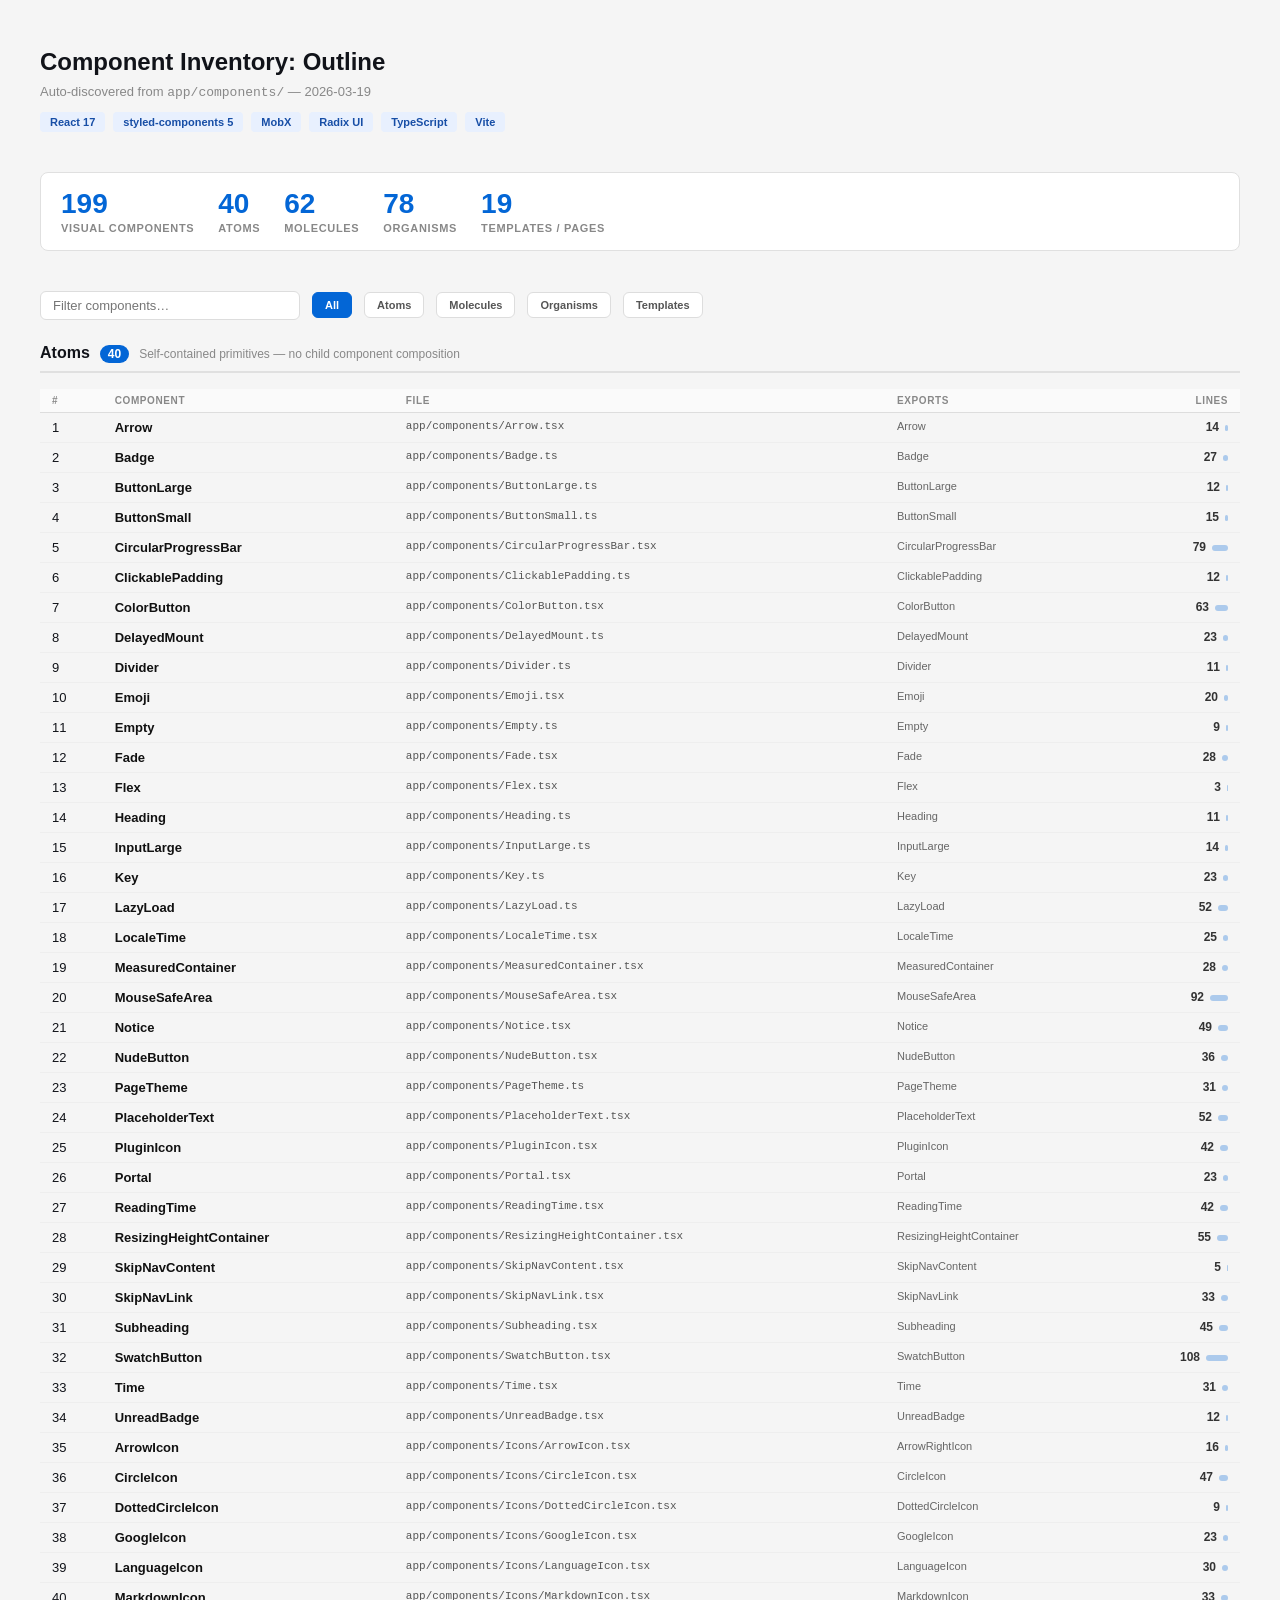
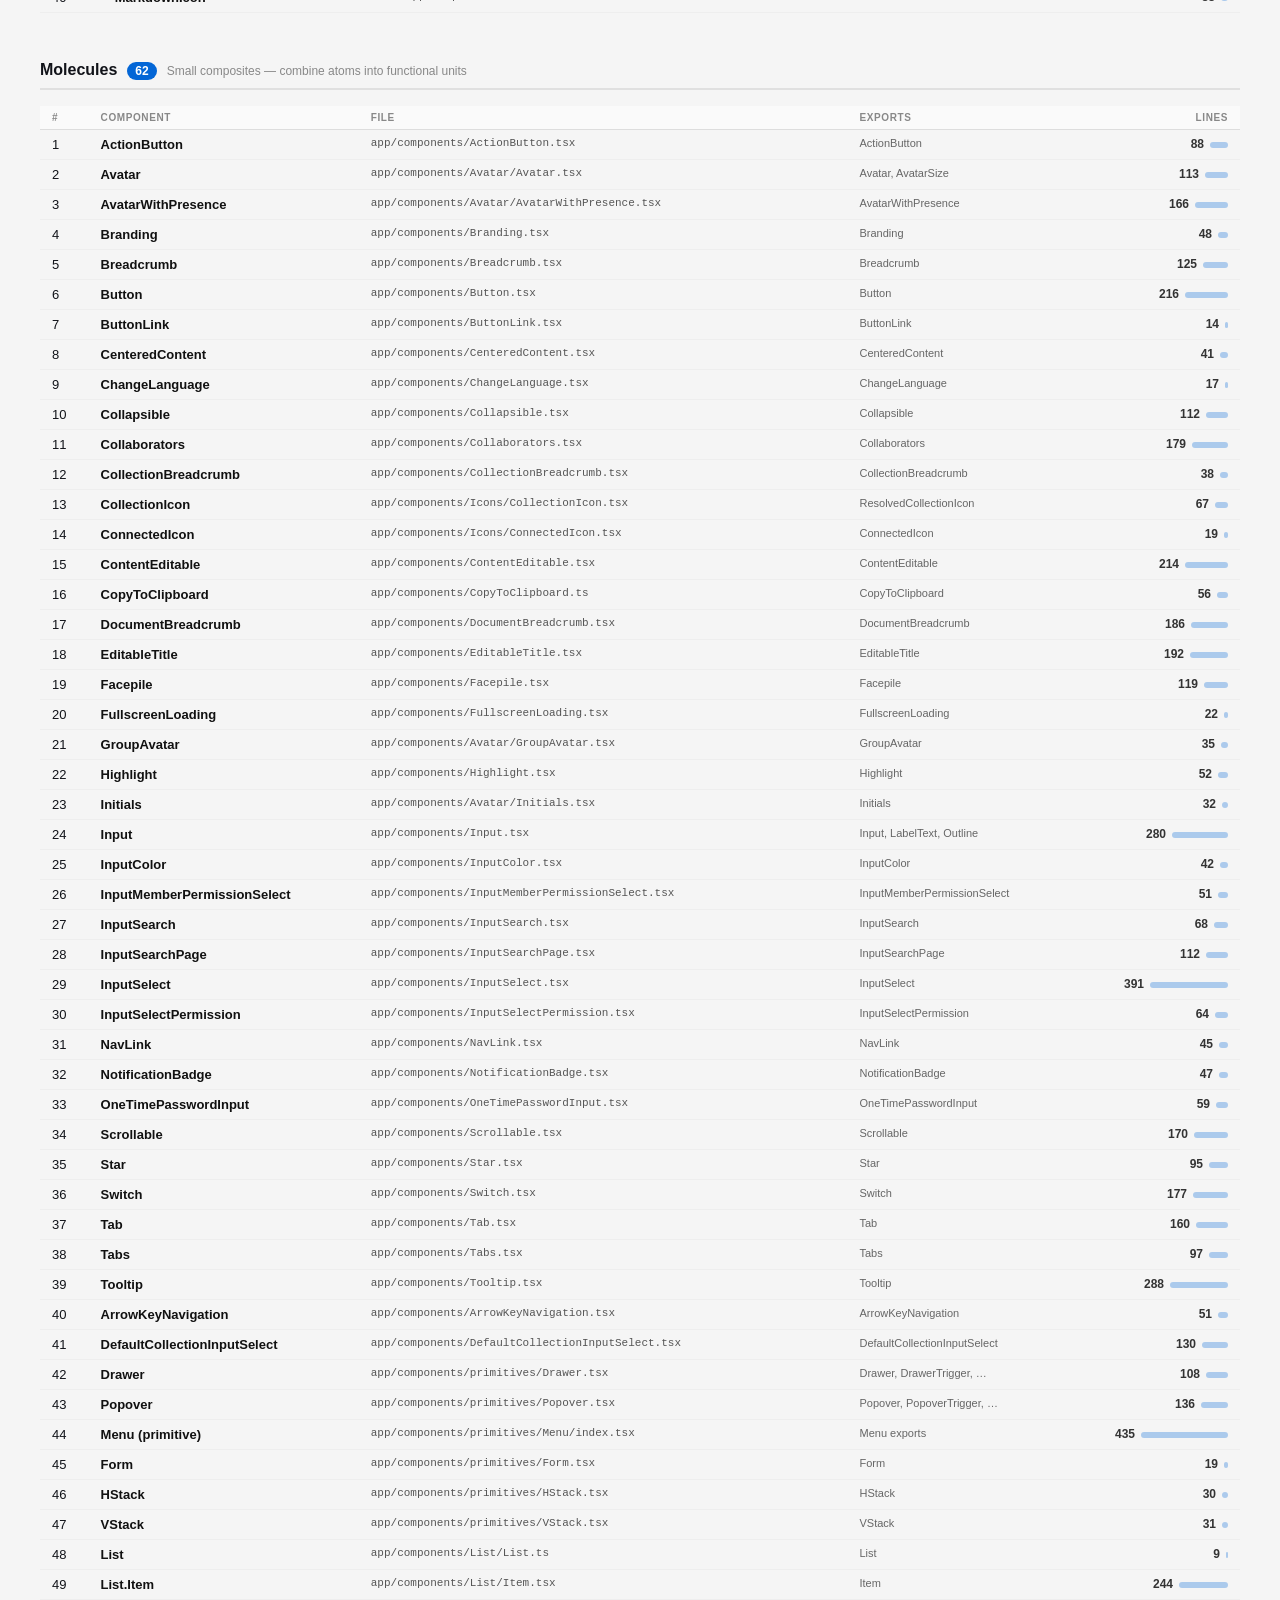
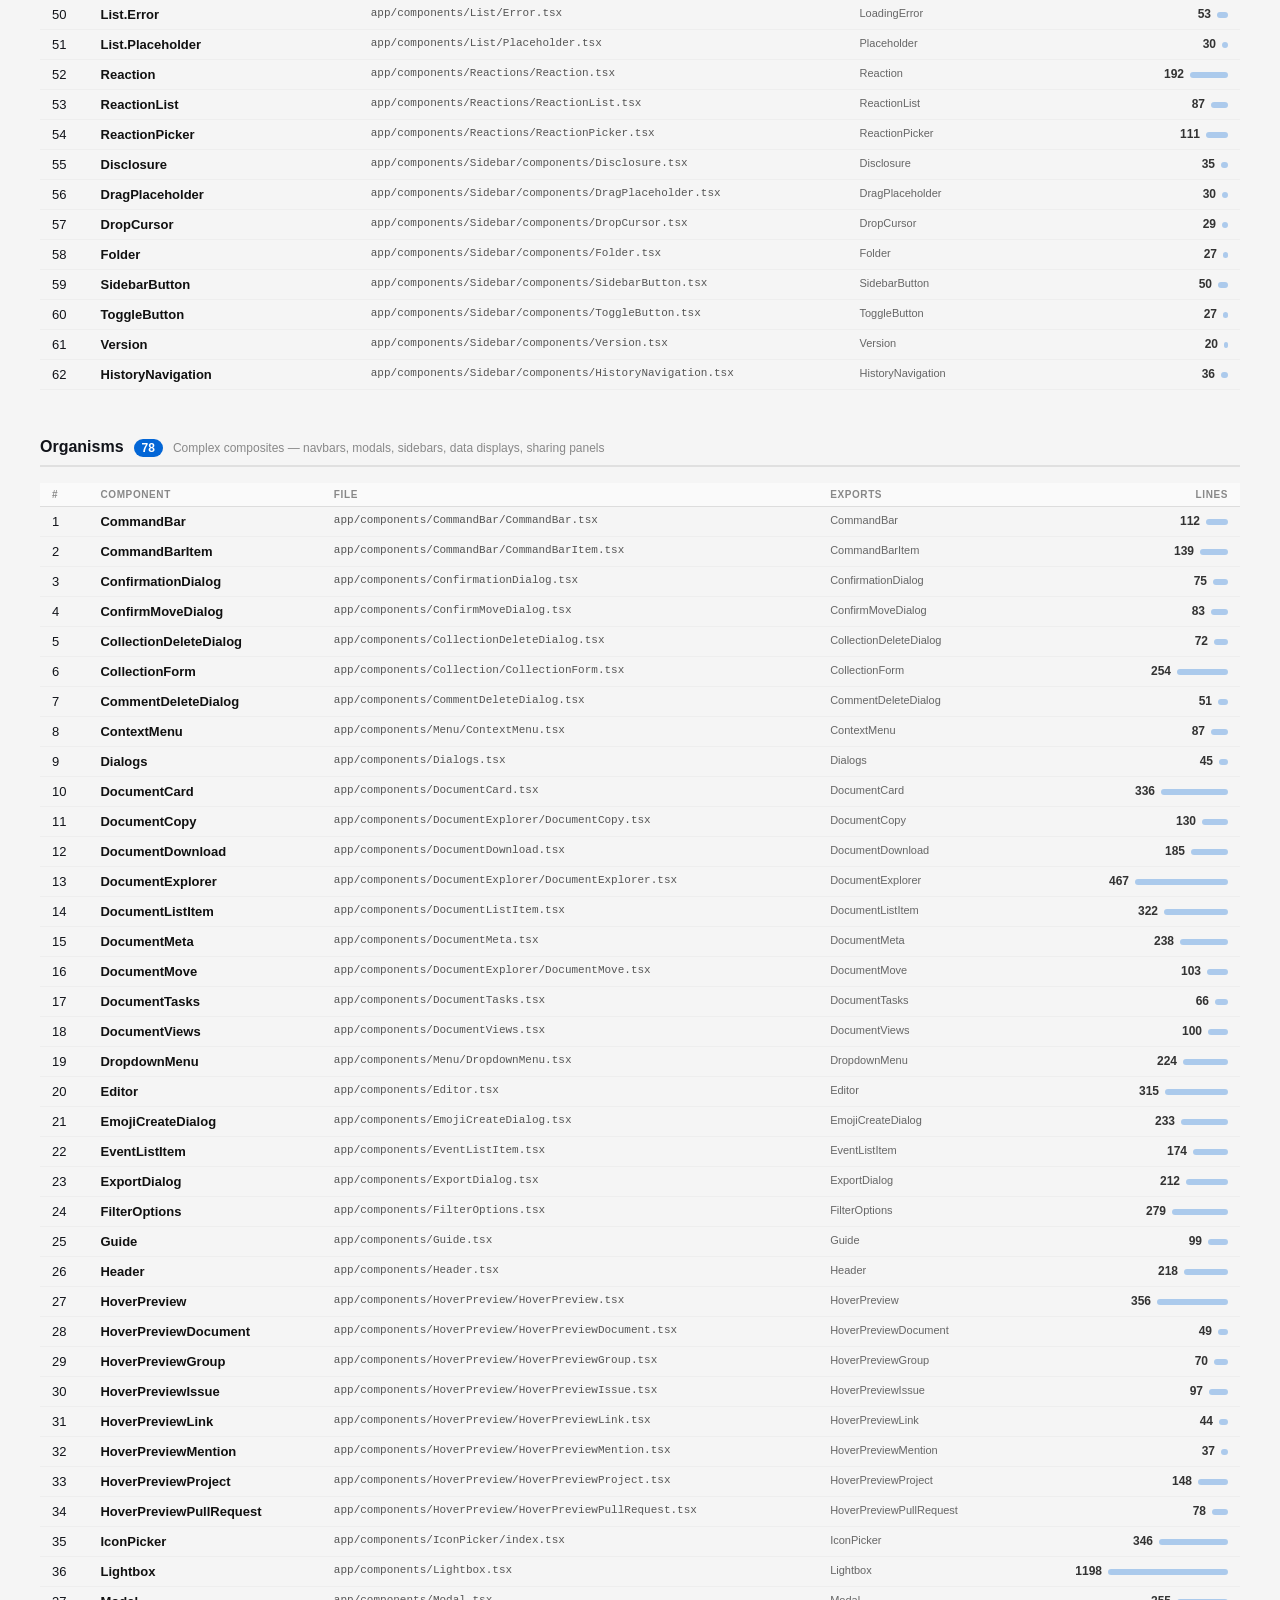
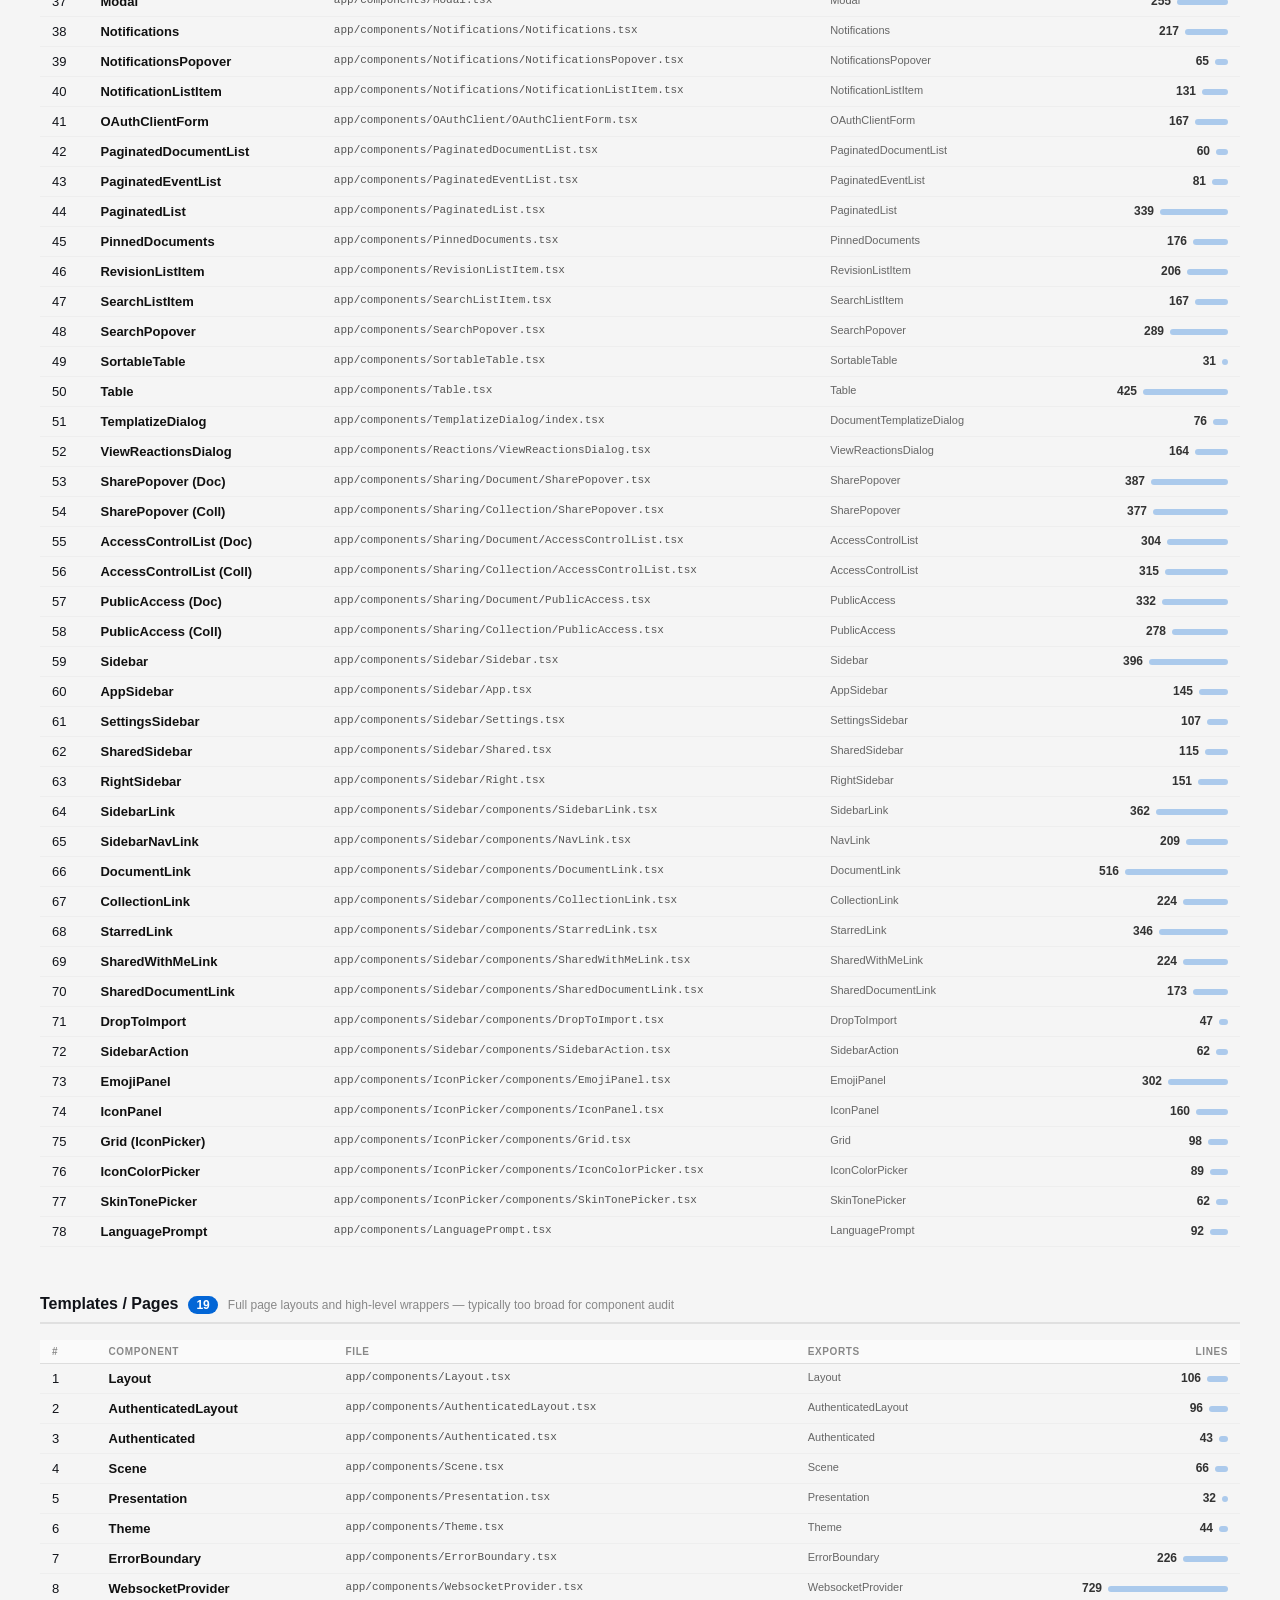
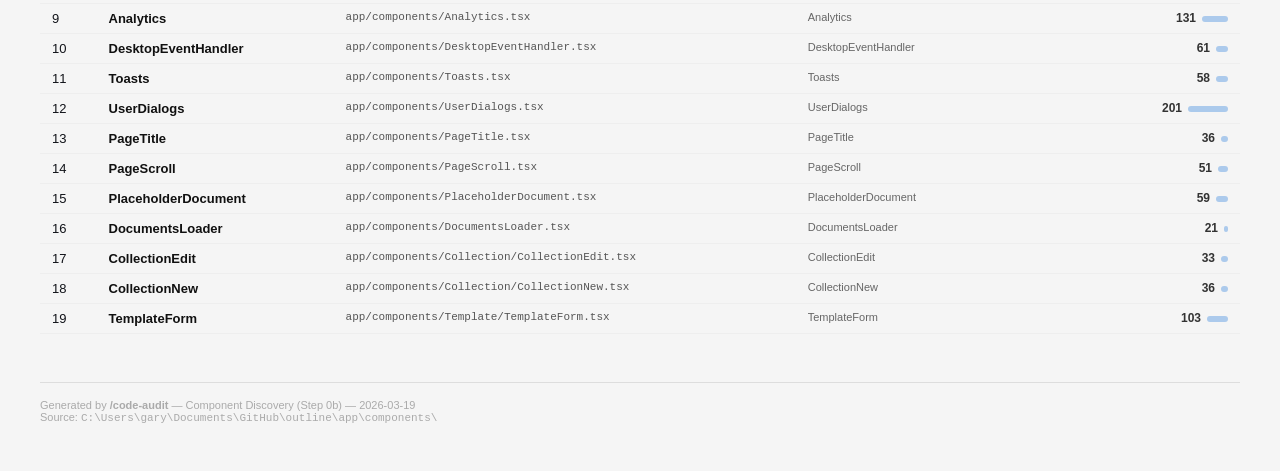
<file: demos/code-audit/inventory.html>
<!DOCTYPE html>
<html lang="en">
<head>
  <meta charset="UTF-8">
  <meta name="viewport" content="width=device-width, initial-scale=1.0">
  <title>Outline Component Inventory — Code Audit</title>
  <script src="https://mcp.figma.com/mcp/html-to-design/capture.js" async></script>
  <style>
    *, *::before, *::after { margin: 0; padding: 0; box-sizing: border-box; }

    body {
      font-family: Inter, -apple-system, BlinkMacSystemFont, sans-serif;
      background: #f5f5f5;
      color: #111319;
      padding: 48px 40px;
      -webkit-font-smoothing: antialiased;
    }

    h1 { font-size: 24px; font-weight: 700; margin-bottom: 8px; }
    .subtitle { font-size: 13px; color: #888; margin-bottom: 12px; }

    /* ── Summary strip ── */
    .summary-strip {
      display: flex; gap: 24px; flex-wrap: wrap;
      margin-bottom: 40px; padding: 16px 20px;
      background: #fff; border-radius: 8px;
      border: 1px solid #e0e0e0;
    }
    .summary-stat { display: flex; flex-direction: column; }
    .summary-stat .val { font-size: 28px; font-weight: 700; color: #0366d6; line-height: 1.1; }
    .summary-stat .lbl { font-size: 11px; font-weight: 600; text-transform: uppercase; letter-spacing: 0.06em; color: #888; margin-top: 2px; }

    /* ── Stack info ── */
    .stack-info {
      display: flex; gap: 8px; flex-wrap: wrap; margin-bottom: 40px;
    }
    .stack-tag {
      font-size: 11px; font-weight: 600; padding: 4px 10px;
      border-radius: 4px; background: #e8f0fe; color: #174ea6;
    }

    /* ── Tier sections ── */
    .tier { margin-bottom: 48px; }
    .tier-header {
      display: flex; align-items: baseline; gap: 10px;
      margin-bottom: 16px; border-bottom: 2px solid #e0e0e0; padding-bottom: 8px;
    }
    .tier-title { font-size: 16px; font-weight: 700; }
    .tier-count {
      font-size: 12px; font-weight: 600; color: #fff;
      background: #0366d6; border-radius: 10px; padding: 2px 8px;
    }
    .tier-desc { font-size: 12px; color: #888; }

    /* ── Component table ── */
    .comp-table { width: 100%; border-collapse: collapse; font-size: 13px; }
    .comp-table th {
      text-align: left; font-size: 10px; font-weight: 700;
      text-transform: uppercase; letter-spacing: 0.06em; color: #888;
      padding: 6px 12px; border-bottom: 1px solid #ddd; background: #fafafa;
    }
    .comp-table td {
      padding: 7px 12px; border-bottom: 1px solid #eee; vertical-align: top;
    }
    .comp-table tr:hover td { background: #f0f6ff; }
    .comp-name { font-weight: 600; color: #111; }
    .comp-file { font-family: 'SF Mono', 'Fira Code', Consolas, monospace; font-size: 11px; color: #555; }
    .comp-exports { font-size: 11px; color: #666; }
    .comp-lines { font-size: 12px; font-weight: 600; color: #333; text-align: right; }
    .comp-lines-bar {
      display: inline-block; height: 6px; border-radius: 3px;
      background: #0366d6; opacity: 0.3; vertical-align: middle; margin-left: 6px;
    }

    /* ── Footer ── */
    .footer {
      margin-top: 48px; padding-top: 16px; border-top: 1px solid #ddd;
      font-size: 11px; color: #aaa;
    }

    /* ── Filter bar ── */
    .filter-bar {
      display: flex; gap: 12px; align-items: center; margin-bottom: 24px; flex-wrap: wrap;
    }
    .filter-bar input {
      font-size: 13px; padding: 6px 12px; border: 1px solid #ddd;
      border-radius: 6px; width: 260px; font-family: inherit;
    }
    .filter-bar input:focus { outline: none; border-color: #0366d6; box-shadow: 0 0 0 2px rgba(3,102,214,0.15); }
    .filter-btn {
      font-size: 11px; font-weight: 600; padding: 6px 12px;
      border: 1px solid #ddd; border-radius: 6px; background: #fff;
      cursor: pointer; color: #555; transition: all 0.15s;
    }
    .filter-btn:hover { border-color: #0366d6; color: #0366d6; }
    .filter-btn.active { background: #0366d6; color: #fff; border-color: #0366d6; }
    .match-count { font-size: 12px; color: #888; margin-left: 8px; }
  </style>
</head>
<body>

<h1>Component Inventory: Outline</h1>
<p class="subtitle">Auto-discovered from <code>app/components/</code> — 2026-03-19</p>

<div class="stack-info">
  <span class="stack-tag">React 17</span>
  <span class="stack-tag">styled-components 5</span>
  <span class="stack-tag">MobX</span>
  <span class="stack-tag">Radix UI</span>
  <span class="stack-tag">TypeScript</span>
  <span class="stack-tag">Vite</span>
</div>

<div class="summary-strip">
  <div class="summary-stat"><span class="val">199</span><span class="lbl">Visual Components</span></div>
  <div class="summary-stat"><span class="val">40</span><span class="lbl">Atoms</span></div>
  <div class="summary-stat"><span class="val">62</span><span class="lbl">Molecules</span></div>
  <div class="summary-stat"><span class="val">78</span><span class="lbl">Organisms</span></div>
  <div class="summary-stat"><span class="val">19</span><span class="lbl">Templates / Pages</span></div>
</div>

<div class="filter-bar">
  <input type="text" id="searchInput" placeholder="Filter components…" oninput="filterTable()">
  <button class="filter-btn active" data-tier="all" onclick="filterTier(this)">All</button>
  <button class="filter-btn" data-tier="atom" onclick="filterTier(this)">Atoms</button>
  <button class="filter-btn" data-tier="molecule" onclick="filterTier(this)">Molecules</button>
  <button class="filter-btn" data-tier="organism" onclick="filterTier(this)">Organisms</button>
  <button class="filter-btn" data-tier="template" onclick="filterTier(this)">Templates</button>
  <span class="match-count" id="matchCount"></span>
</div>

<!-- ════════════════════════════════════════
     ATOMS
     ════════════════════════════════════════ -->
<div class="tier" data-tier="atom">
  <div class="tier-header">
    <span class="tier-title">Atoms</span>
    <span class="tier-count">40</span>
    <span class="tier-desc">Self-contained primitives — no child component composition</span>
  </div>
  <table class="comp-table">
    <thead><tr><th>#</th><th>Component</th><th>File</th><th>Exports</th><th style="text-align:right">Lines</th></tr></thead>
    <tbody>
      <tr><td>1</td><td class="comp-name">Arrow</td><td class="comp-file">app/components/Arrow.tsx</td><td class="comp-exports">Arrow</td><td class="comp-lines">14<span class="comp-lines-bar" style="width:3px"></span></td></tr>
      <tr><td>2</td><td class="comp-name">Badge</td><td class="comp-file">app/components/Badge.ts</td><td class="comp-exports">Badge</td><td class="comp-lines">27<span class="comp-lines-bar" style="width:5px"></span></td></tr>
      <tr><td>3</td><td class="comp-name">ButtonLarge</td><td class="comp-file">app/components/ButtonLarge.ts</td><td class="comp-exports">ButtonLarge</td><td class="comp-lines">12<span class="comp-lines-bar" style="width:2px"></span></td></tr>
      <tr><td>4</td><td class="comp-name">ButtonSmall</td><td class="comp-file">app/components/ButtonSmall.ts</td><td class="comp-exports">ButtonSmall</td><td class="comp-lines">15<span class="comp-lines-bar" style="width:3px"></span></td></tr>
      <tr><td>5</td><td class="comp-name">CircularProgressBar</td><td class="comp-file">app/components/CircularProgressBar.tsx</td><td class="comp-exports">CircularProgressBar</td><td class="comp-lines">79<span class="comp-lines-bar" style="width:16px"></span></td></tr>
      <tr><td>6</td><td class="comp-name">ClickablePadding</td><td class="comp-file">app/components/ClickablePadding.ts</td><td class="comp-exports">ClickablePadding</td><td class="comp-lines">12<span class="comp-lines-bar" style="width:2px"></span></td></tr>
      <tr><td>7</td><td class="comp-name">ColorButton</td><td class="comp-file">app/components/ColorButton.tsx</td><td class="comp-exports">ColorButton</td><td class="comp-lines">63<span class="comp-lines-bar" style="width:13px"></span></td></tr>
      <tr><td>8</td><td class="comp-name">DelayedMount</td><td class="comp-file">app/components/DelayedMount.ts</td><td class="comp-exports">DelayedMount</td><td class="comp-lines">23<span class="comp-lines-bar" style="width:5px"></span></td></tr>
      <tr><td>9</td><td class="comp-name">Divider</td><td class="comp-file">app/components/Divider.ts</td><td class="comp-exports">Divider</td><td class="comp-lines">11<span class="comp-lines-bar" style="width:2px"></span></td></tr>
      <tr><td>10</td><td class="comp-name">Emoji</td><td class="comp-file">app/components/Emoji.tsx</td><td class="comp-exports">Emoji</td><td class="comp-lines">20<span class="comp-lines-bar" style="width:4px"></span></td></tr>
      <tr><td>11</td><td class="comp-name">Empty</td><td class="comp-file">app/components/Empty.ts</td><td class="comp-exports">Empty</td><td class="comp-lines">9<span class="comp-lines-bar" style="width:2px"></span></td></tr>
      <tr><td>12</td><td class="comp-name">Fade</td><td class="comp-file">app/components/Fade.tsx</td><td class="comp-exports">Fade</td><td class="comp-lines">28<span class="comp-lines-bar" style="width:6px"></span></td></tr>
      <tr><td>13</td><td class="comp-name">Flex</td><td class="comp-file">app/components/Flex.tsx</td><td class="comp-exports">Flex</td><td class="comp-lines">3<span class="comp-lines-bar" style="width:1px"></span></td></tr>
      <tr><td>14</td><td class="comp-name">Heading</td><td class="comp-file">app/components/Heading.ts</td><td class="comp-exports">Heading</td><td class="comp-lines">11<span class="comp-lines-bar" style="width:2px"></span></td></tr>
      <tr><td>15</td><td class="comp-name">InputLarge</td><td class="comp-file">app/components/InputLarge.ts</td><td class="comp-exports">InputLarge</td><td class="comp-lines">14<span class="comp-lines-bar" style="width:3px"></span></td></tr>
      <tr><td>16</td><td class="comp-name">Key</td><td class="comp-file">app/components/Key.ts</td><td class="comp-exports">Key</td><td class="comp-lines">23<span class="comp-lines-bar" style="width:5px"></span></td></tr>
      <tr><td>17</td><td class="comp-name">LazyLoad</td><td class="comp-file">app/components/LazyLoad.ts</td><td class="comp-exports">LazyLoad</td><td class="comp-lines">52<span class="comp-lines-bar" style="width:10px"></span></td></tr>
      <tr><td>18</td><td class="comp-name">LocaleTime</td><td class="comp-file">app/components/LocaleTime.tsx</td><td class="comp-exports">LocaleTime</td><td class="comp-lines">25<span class="comp-lines-bar" style="width:5px"></span></td></tr>
      <tr><td>19</td><td class="comp-name">MeasuredContainer</td><td class="comp-file">app/components/MeasuredContainer.tsx</td><td class="comp-exports">MeasuredContainer</td><td class="comp-lines">28<span class="comp-lines-bar" style="width:6px"></span></td></tr>
      <tr><td>20</td><td class="comp-name">MouseSafeArea</td><td class="comp-file">app/components/MouseSafeArea.tsx</td><td class="comp-exports">MouseSafeArea</td><td class="comp-lines">92<span class="comp-lines-bar" style="width:18px"></span></td></tr>
      <tr><td>21</td><td class="comp-name">Notice</td><td class="comp-file">app/components/Notice.tsx</td><td class="comp-exports">Notice</td><td class="comp-lines">49<span class="comp-lines-bar" style="width:10px"></span></td></tr>
      <tr><td>22</td><td class="comp-name">NudeButton</td><td class="comp-file">app/components/NudeButton.tsx</td><td class="comp-exports">NudeButton</td><td class="comp-lines">36<span class="comp-lines-bar" style="width:7px"></span></td></tr>
      <tr><td>23</td><td class="comp-name">PageTheme</td><td class="comp-file">app/components/PageTheme.ts</td><td class="comp-exports">PageTheme</td><td class="comp-lines">31<span class="comp-lines-bar" style="width:6px"></span></td></tr>
      <tr><td>24</td><td class="comp-name">PlaceholderText</td><td class="comp-file">app/components/PlaceholderText.tsx</td><td class="comp-exports">PlaceholderText</td><td class="comp-lines">52<span class="comp-lines-bar" style="width:10px"></span></td></tr>
      <tr><td>25</td><td class="comp-name">PluginIcon</td><td class="comp-file">app/components/PluginIcon.tsx</td><td class="comp-exports">PluginIcon</td><td class="comp-lines">42<span class="comp-lines-bar" style="width:8px"></span></td></tr>
      <tr><td>26</td><td class="comp-name">Portal</td><td class="comp-file">app/components/Portal.tsx</td><td class="comp-exports">Portal</td><td class="comp-lines">23<span class="comp-lines-bar" style="width:5px"></span></td></tr>
      <tr><td>27</td><td class="comp-name">ReadingTime</td><td class="comp-file">app/components/ReadingTime.tsx</td><td class="comp-exports">ReadingTime</td><td class="comp-lines">42<span class="comp-lines-bar" style="width:8px"></span></td></tr>
      <tr><td>28</td><td class="comp-name">ResizingHeightContainer</td><td class="comp-file">app/components/ResizingHeightContainer.tsx</td><td class="comp-exports">ResizingHeightContainer</td><td class="comp-lines">55<span class="comp-lines-bar" style="width:11px"></span></td></tr>
      <tr><td>29</td><td class="comp-name">SkipNavContent</td><td class="comp-file">app/components/SkipNavContent.tsx</td><td class="comp-exports">SkipNavContent</td><td class="comp-lines">5<span class="comp-lines-bar" style="width:1px"></span></td></tr>
      <tr><td>30</td><td class="comp-name">SkipNavLink</td><td class="comp-file">app/components/SkipNavLink.tsx</td><td class="comp-exports">SkipNavLink</td><td class="comp-lines">33<span class="comp-lines-bar" style="width:7px"></span></td></tr>
      <tr><td>31</td><td class="comp-name">Subheading</td><td class="comp-file">app/components/Subheading.tsx</td><td class="comp-exports">Subheading</td><td class="comp-lines">45<span class="comp-lines-bar" style="width:9px"></span></td></tr>
      <tr><td>32</td><td class="comp-name">SwatchButton</td><td class="comp-file">app/components/SwatchButton.tsx</td><td class="comp-exports">SwatchButton</td><td class="comp-lines">108<span class="comp-lines-bar" style="width:22px"></span></td></tr>
      <tr><td>33</td><td class="comp-name">Time</td><td class="comp-file">app/components/Time.tsx</td><td class="comp-exports">Time</td><td class="comp-lines">31<span class="comp-lines-bar" style="width:6px"></span></td></tr>
      <tr><td>34</td><td class="comp-name">UnreadBadge</td><td class="comp-file">app/components/UnreadBadge.tsx</td><td class="comp-exports">UnreadBadge</td><td class="comp-lines">12<span class="comp-lines-bar" style="width:2px"></span></td></tr>
      <tr><td>35</td><td class="comp-name">ArrowIcon</td><td class="comp-file">app/components/Icons/ArrowIcon.tsx</td><td class="comp-exports">ArrowRightIcon</td><td class="comp-lines">16<span class="comp-lines-bar" style="width:3px"></span></td></tr>
      <tr><td>36</td><td class="comp-name">CircleIcon</td><td class="comp-file">app/components/Icons/CircleIcon.tsx</td><td class="comp-exports">CircleIcon</td><td class="comp-lines">47<span class="comp-lines-bar" style="width:9px"></span></td></tr>
      <tr><td>37</td><td class="comp-name">DottedCircleIcon</td><td class="comp-file">app/components/Icons/DottedCircleIcon.tsx</td><td class="comp-exports">DottedCircleIcon</td><td class="comp-lines">9<span class="comp-lines-bar" style="width:2px"></span></td></tr>
      <tr><td>38</td><td class="comp-name">GoogleIcon</td><td class="comp-file">app/components/Icons/GoogleIcon.tsx</td><td class="comp-exports">GoogleIcon</td><td class="comp-lines">23<span class="comp-lines-bar" style="width:5px"></span></td></tr>
      <tr><td>39</td><td class="comp-name">LanguageIcon</td><td class="comp-file">app/components/Icons/LanguageIcon.tsx</td><td class="comp-exports">LanguageIcon</td><td class="comp-lines">30<span class="comp-lines-bar" style="width:6px"></span></td></tr>
      <tr><td>40</td><td class="comp-name">MarkdownIcon</td><td class="comp-file">app/components/Icons/MarkdownIcon.tsx</td><td class="comp-exports">MarkdownIcon</td><td class="comp-lines">33<span class="comp-lines-bar" style="width:7px"></span></td></tr>
    </tbody>
  </table>
</div>

<!-- ════════════════════════════════════════
     MOLECULES
     ════════════════════════════════════════ -->
<div class="tier" data-tier="molecule">
  <div class="tier-header">
    <span class="tier-title">Molecules</span>
    <span class="tier-count">62</span>
    <span class="tier-desc">Small composites — combine atoms into functional units</span>
  </div>
  <table class="comp-table">
    <thead><tr><th>#</th><th>Component</th><th>File</th><th>Exports</th><th style="text-align:right">Lines</th></tr></thead>
    <tbody>
      <tr><td>1</td><td class="comp-name">ActionButton</td><td class="comp-file">app/components/ActionButton.tsx</td><td class="comp-exports">ActionButton</td><td class="comp-lines">88<span class="comp-lines-bar" style="width:18px"></span></td></tr>
      <tr><td>2</td><td class="comp-name">Avatar</td><td class="comp-file">app/components/Avatar/Avatar.tsx</td><td class="comp-exports">Avatar, AvatarSize</td><td class="comp-lines">113<span class="comp-lines-bar" style="width:23px"></span></td></tr>
      <tr><td>3</td><td class="comp-name">AvatarWithPresence</td><td class="comp-file">app/components/Avatar/AvatarWithPresence.tsx</td><td class="comp-exports">AvatarWithPresence</td><td class="comp-lines">166<span class="comp-lines-bar" style="width:33px"></span></td></tr>
      <tr><td>4</td><td class="comp-name">Branding</td><td class="comp-file">app/components/Branding.tsx</td><td class="comp-exports">Branding</td><td class="comp-lines">48<span class="comp-lines-bar" style="width:10px"></span></td></tr>
      <tr><td>5</td><td class="comp-name">Breadcrumb</td><td class="comp-file">app/components/Breadcrumb.tsx</td><td class="comp-exports">Breadcrumb</td><td class="comp-lines">125<span class="comp-lines-bar" style="width:25px"></span></td></tr>
      <tr><td>6</td><td class="comp-name">Button</td><td class="comp-file">app/components/Button.tsx</td><td class="comp-exports">Button</td><td class="comp-lines">216<span class="comp-lines-bar" style="width:43px"></span></td></tr>
      <tr><td>7</td><td class="comp-name">ButtonLink</td><td class="comp-file">app/components/ButtonLink.tsx</td><td class="comp-exports">ButtonLink</td><td class="comp-lines">14<span class="comp-lines-bar" style="width:3px"></span></td></tr>
      <tr><td>8</td><td class="comp-name">CenteredContent</td><td class="comp-file">app/components/CenteredContent.tsx</td><td class="comp-exports">CenteredContent</td><td class="comp-lines">41<span class="comp-lines-bar" style="width:8px"></span></td></tr>
      <tr><td>9</td><td class="comp-name">ChangeLanguage</td><td class="comp-file">app/components/ChangeLanguage.tsx</td><td class="comp-exports">ChangeLanguage</td><td class="comp-lines">17<span class="comp-lines-bar" style="width:3px"></span></td></tr>
      <tr><td>10</td><td class="comp-name">Collapsible</td><td class="comp-file">app/components/Collapsible.tsx</td><td class="comp-exports">Collapsible</td><td class="comp-lines">112<span class="comp-lines-bar" style="width:22px"></span></td></tr>
      <tr><td>11</td><td class="comp-name">Collaborators</td><td class="comp-file">app/components/Collaborators.tsx</td><td class="comp-exports">Collaborators</td><td class="comp-lines">179<span class="comp-lines-bar" style="width:36px"></span></td></tr>
      <tr><td>12</td><td class="comp-name">CollectionBreadcrumb</td><td class="comp-file">app/components/CollectionBreadcrumb.tsx</td><td class="comp-exports">CollectionBreadcrumb</td><td class="comp-lines">38<span class="comp-lines-bar" style="width:8px"></span></td></tr>
      <tr><td>13</td><td class="comp-name">CollectionIcon</td><td class="comp-file">app/components/Icons/CollectionIcon.tsx</td><td class="comp-exports">ResolvedCollectionIcon</td><td class="comp-lines">67<span class="comp-lines-bar" style="width:13px"></span></td></tr>
      <tr><td>14</td><td class="comp-name">ConnectedIcon</td><td class="comp-file">app/components/Icons/ConnectedIcon.tsx</td><td class="comp-exports">ConnectedIcon</td><td class="comp-lines">19<span class="comp-lines-bar" style="width:4px"></span></td></tr>
      <tr><td>15</td><td class="comp-name">ContentEditable</td><td class="comp-file">app/components/ContentEditable.tsx</td><td class="comp-exports">ContentEditable</td><td class="comp-lines">214<span class="comp-lines-bar" style="width:43px"></span></td></tr>
      <tr><td>16</td><td class="comp-name">CopyToClipboard</td><td class="comp-file">app/components/CopyToClipboard.ts</td><td class="comp-exports">CopyToClipboard</td><td class="comp-lines">56<span class="comp-lines-bar" style="width:11px"></span></td></tr>
      <tr><td>17</td><td class="comp-name">DocumentBreadcrumb</td><td class="comp-file">app/components/DocumentBreadcrumb.tsx</td><td class="comp-exports">DocumentBreadcrumb</td><td class="comp-lines">186<span class="comp-lines-bar" style="width:37px"></span></td></tr>
      <tr><td>18</td><td class="comp-name">EditableTitle</td><td class="comp-file">app/components/EditableTitle.tsx</td><td class="comp-exports">EditableTitle</td><td class="comp-lines">192<span class="comp-lines-bar" style="width:38px"></span></td></tr>
      <tr><td>19</td><td class="comp-name">Facepile</td><td class="comp-file">app/components/Facepile.tsx</td><td class="comp-exports">Facepile</td><td class="comp-lines">119<span class="comp-lines-bar" style="width:24px"></span></td></tr>
      <tr><td>20</td><td class="comp-name">FullscreenLoading</td><td class="comp-file">app/components/FullscreenLoading.tsx</td><td class="comp-exports">FullscreenLoading</td><td class="comp-lines">22<span class="comp-lines-bar" style="width:4px"></span></td></tr>
      <tr><td>21</td><td class="comp-name">GroupAvatar</td><td class="comp-file">app/components/Avatar/GroupAvatar.tsx</td><td class="comp-exports">GroupAvatar</td><td class="comp-lines">35<span class="comp-lines-bar" style="width:7px"></span></td></tr>
      <tr><td>22</td><td class="comp-name">Highlight</td><td class="comp-file">app/components/Highlight.tsx</td><td class="comp-exports">Highlight</td><td class="comp-lines">52<span class="comp-lines-bar" style="width:10px"></span></td></tr>
      <tr><td>23</td><td class="comp-name">Initials</td><td class="comp-file">app/components/Avatar/Initials.tsx</td><td class="comp-exports">Initials</td><td class="comp-lines">32<span class="comp-lines-bar" style="width:6px"></span></td></tr>
      <tr><td>24</td><td class="comp-name">Input</td><td class="comp-file">app/components/Input.tsx</td><td class="comp-exports">Input, LabelText, Outline</td><td class="comp-lines">280<span class="comp-lines-bar" style="width:56px"></span></td></tr>
      <tr><td>25</td><td class="comp-name">InputColor</td><td class="comp-file">app/components/InputColor.tsx</td><td class="comp-exports">InputColor</td><td class="comp-lines">42<span class="comp-lines-bar" style="width:8px"></span></td></tr>
      <tr><td>26</td><td class="comp-name">InputMemberPermissionSelect</td><td class="comp-file">app/components/InputMemberPermissionSelect.tsx</td><td class="comp-exports">InputMemberPermissionSelect</td><td class="comp-lines">51<span class="comp-lines-bar" style="width:10px"></span></td></tr>
      <tr><td>27</td><td class="comp-name">InputSearch</td><td class="comp-file">app/components/InputSearch.tsx</td><td class="comp-exports">InputSearch</td><td class="comp-lines">68<span class="comp-lines-bar" style="width:14px"></span></td></tr>
      <tr><td>28</td><td class="comp-name">InputSearchPage</td><td class="comp-file">app/components/InputSearchPage.tsx</td><td class="comp-exports">InputSearchPage</td><td class="comp-lines">112<span class="comp-lines-bar" style="width:22px"></span></td></tr>
      <tr><td>29</td><td class="comp-name">InputSelect</td><td class="comp-file">app/components/InputSelect.tsx</td><td class="comp-exports">InputSelect</td><td class="comp-lines">391<span class="comp-lines-bar" style="width:78px"></span></td></tr>
      <tr><td>30</td><td class="comp-name">InputSelectPermission</td><td class="comp-file">app/components/InputSelectPermission.tsx</td><td class="comp-exports">InputSelectPermission</td><td class="comp-lines">64<span class="comp-lines-bar" style="width:13px"></span></td></tr>
      <tr><td>31</td><td class="comp-name">NavLink</td><td class="comp-file">app/components/NavLink.tsx</td><td class="comp-exports">NavLink</td><td class="comp-lines">45<span class="comp-lines-bar" style="width:9px"></span></td></tr>
      <tr><td>32</td><td class="comp-name">NotificationBadge</td><td class="comp-file">app/components/NotificationBadge.tsx</td><td class="comp-exports">NotificationBadge</td><td class="comp-lines">47<span class="comp-lines-bar" style="width:9px"></span></td></tr>
      <tr><td>33</td><td class="comp-name">OneTimePasswordInput</td><td class="comp-file">app/components/OneTimePasswordInput.tsx</td><td class="comp-exports">OneTimePasswordInput</td><td class="comp-lines">59<span class="comp-lines-bar" style="width:12px"></span></td></tr>
      <tr><td>34</td><td class="comp-name">Scrollable</td><td class="comp-file">app/components/Scrollable.tsx</td><td class="comp-exports">Scrollable</td><td class="comp-lines">170<span class="comp-lines-bar" style="width:34px"></span></td></tr>
      <tr><td>35</td><td class="comp-name">Star</td><td class="comp-file">app/components/Star.tsx</td><td class="comp-exports">Star</td><td class="comp-lines">95<span class="comp-lines-bar" style="width:19px"></span></td></tr>
      <tr><td>36</td><td class="comp-name">Switch</td><td class="comp-file">app/components/Switch.tsx</td><td class="comp-exports">Switch</td><td class="comp-lines">177<span class="comp-lines-bar" style="width:35px"></span></td></tr>
      <tr><td>37</td><td class="comp-name">Tab</td><td class="comp-file">app/components/Tab.tsx</td><td class="comp-exports">Tab</td><td class="comp-lines">160<span class="comp-lines-bar" style="width:32px"></span></td></tr>
      <tr><td>38</td><td class="comp-name">Tabs</td><td class="comp-file">app/components/Tabs.tsx</td><td class="comp-exports">Tabs</td><td class="comp-lines">97<span class="comp-lines-bar" style="width:19px"></span></td></tr>
      <tr><td>39</td><td class="comp-name">Tooltip</td><td class="comp-file">app/components/Tooltip.tsx</td><td class="comp-exports">Tooltip</td><td class="comp-lines">288<span class="comp-lines-bar" style="width:58px"></span></td></tr>
      <tr><td>40</td><td class="comp-name">ArrowKeyNavigation</td><td class="comp-file">app/components/ArrowKeyNavigation.tsx</td><td class="comp-exports">ArrowKeyNavigation</td><td class="comp-lines">51<span class="comp-lines-bar" style="width:10px"></span></td></tr>
      <tr><td>41</td><td class="comp-name">DefaultCollectionInputSelect</td><td class="comp-file">app/components/DefaultCollectionInputSelect.tsx</td><td class="comp-exports">DefaultCollectionInputSelect</td><td class="comp-lines">130<span class="comp-lines-bar" style="width:26px"></span></td></tr>
      <!-- Primitives (low-level Radix wrappers used as molecules) -->
      <tr><td>42</td><td class="comp-name">Drawer</td><td class="comp-file">app/components/primitives/Drawer.tsx</td><td class="comp-exports">Drawer, DrawerTrigger, …</td><td class="comp-lines">108<span class="comp-lines-bar" style="width:22px"></span></td></tr>
      <tr><td>43</td><td class="comp-name">Popover</td><td class="comp-file">app/components/primitives/Popover.tsx</td><td class="comp-exports">Popover, PopoverTrigger, …</td><td class="comp-lines">136<span class="comp-lines-bar" style="width:27px"></span></td></tr>
      <tr><td>44</td><td class="comp-name">Menu (primitive)</td><td class="comp-file">app/components/primitives/Menu/index.tsx</td><td class="comp-exports">Menu exports</td><td class="comp-lines">435<span class="comp-lines-bar" style="width:87px"></span></td></tr>
      <tr><td>45</td><td class="comp-name">Form</td><td class="comp-file">app/components/primitives/Form.tsx</td><td class="comp-exports">Form</td><td class="comp-lines">19<span class="comp-lines-bar" style="width:4px"></span></td></tr>
      <tr><td>46</td><td class="comp-name">HStack</td><td class="comp-file">app/components/primitives/HStack.tsx</td><td class="comp-exports">HStack</td><td class="comp-lines">30<span class="comp-lines-bar" style="width:6px"></span></td></tr>
      <tr><td>47</td><td class="comp-name">VStack</td><td class="comp-file">app/components/primitives/VStack.tsx</td><td class="comp-exports">VStack</td><td class="comp-lines">31<span class="comp-lines-bar" style="width:6px"></span></td></tr>
      <!-- List components -->
      <tr><td>48</td><td class="comp-name">List</td><td class="comp-file">app/components/List/List.ts</td><td class="comp-exports">List</td><td class="comp-lines">9<span class="comp-lines-bar" style="width:2px"></span></td></tr>
      <tr><td>49</td><td class="comp-name">List.Item</td><td class="comp-file">app/components/List/Item.tsx</td><td class="comp-exports">Item</td><td class="comp-lines">244<span class="comp-lines-bar" style="width:49px"></span></td></tr>
      <tr><td>50</td><td class="comp-name">List.Error</td><td class="comp-file">app/components/List/Error.tsx</td><td class="comp-exports">LoadingError</td><td class="comp-lines">53<span class="comp-lines-bar" style="width:11px"></span></td></tr>
      <tr><td>51</td><td class="comp-name">List.Placeholder</td><td class="comp-file">app/components/List/Placeholder.tsx</td><td class="comp-exports">Placeholder</td><td class="comp-lines">30<span class="comp-lines-bar" style="width:6px"></span></td></tr>
      <!-- Reactions -->
      <tr><td>52</td><td class="comp-name">Reaction</td><td class="comp-file">app/components/Reactions/Reaction.tsx</td><td class="comp-exports">Reaction</td><td class="comp-lines">192<span class="comp-lines-bar" style="width:38px"></span></td></tr>
      <tr><td>53</td><td class="comp-name">ReactionList</td><td class="comp-file">app/components/Reactions/ReactionList.tsx</td><td class="comp-exports">ReactionList</td><td class="comp-lines">87<span class="comp-lines-bar" style="width:17px"></span></td></tr>
      <tr><td>54</td><td class="comp-name">ReactionPicker</td><td class="comp-file">app/components/Reactions/ReactionPicker.tsx</td><td class="comp-exports">ReactionPicker</td><td class="comp-lines">111<span class="comp-lines-bar" style="width:22px"></span></td></tr>
      <!-- Sidebar atoms that compose into molecules -->
      <tr><td>55</td><td class="comp-name">Disclosure</td><td class="comp-file">app/components/Sidebar/components/Disclosure.tsx</td><td class="comp-exports">Disclosure</td><td class="comp-lines">35<span class="comp-lines-bar" style="width:7px"></span></td></tr>
      <tr><td>56</td><td class="comp-name">DragPlaceholder</td><td class="comp-file">app/components/Sidebar/components/DragPlaceholder.tsx</td><td class="comp-exports">DragPlaceholder</td><td class="comp-lines">30<span class="comp-lines-bar" style="width:6px"></span></td></tr>
      <tr><td>57</td><td class="comp-name">DropCursor</td><td class="comp-file">app/components/Sidebar/components/DropCursor.tsx</td><td class="comp-exports">DropCursor</td><td class="comp-lines">29<span class="comp-lines-bar" style="width:6px"></span></td></tr>
      <tr><td>58</td><td class="comp-name">Folder</td><td class="comp-file">app/components/Sidebar/components/Folder.tsx</td><td class="comp-exports">Folder</td><td class="comp-lines">27<span class="comp-lines-bar" style="width:5px"></span></td></tr>
      <tr><td>59</td><td class="comp-name">SidebarButton</td><td class="comp-file">app/components/Sidebar/components/SidebarButton.tsx</td><td class="comp-exports">SidebarButton</td><td class="comp-lines">50<span class="comp-lines-bar" style="width:10px"></span></td></tr>
      <tr><td>60</td><td class="comp-name">ToggleButton</td><td class="comp-file">app/components/Sidebar/components/ToggleButton.tsx</td><td class="comp-exports">ToggleButton</td><td class="comp-lines">27<span class="comp-lines-bar" style="width:5px"></span></td></tr>
      <tr><td>61</td><td class="comp-name">Version</td><td class="comp-file">app/components/Sidebar/components/Version.tsx</td><td class="comp-exports">Version</td><td class="comp-lines">20<span class="comp-lines-bar" style="width:4px"></span></td></tr>
      <tr><td>62</td><td class="comp-name">HistoryNavigation</td><td class="comp-file">app/components/Sidebar/components/HistoryNavigation.tsx</td><td class="comp-exports">HistoryNavigation</td><td class="comp-lines">36<span class="comp-lines-bar" style="width:7px"></span></td></tr>
    </tbody>
  </table>
</div>

<!-- ════════════════════════════════════════
     ORGANISMS
     ════════════════════════════════════════ -->
<div class="tier" data-tier="organism">
  <div class="tier-header">
    <span class="tier-title">Organisms</span>
    <span class="tier-count">78</span>
    <span class="tier-desc">Complex composites — navbars, modals, sidebars, data displays, sharing panels</span>
  </div>
  <table class="comp-table">
    <thead><tr><th>#</th><th>Component</th><th>File</th><th>Exports</th><th style="text-align:right">Lines</th></tr></thead>
    <tbody>
      <tr><td>1</td><td class="comp-name">CommandBar</td><td class="comp-file">app/components/CommandBar/CommandBar.tsx</td><td class="comp-exports">CommandBar</td><td class="comp-lines">112<span class="comp-lines-bar" style="width:22px"></span></td></tr>
      <tr><td>2</td><td class="comp-name">CommandBarItem</td><td class="comp-file">app/components/CommandBar/CommandBarItem.tsx</td><td class="comp-exports">CommandBarItem</td><td class="comp-lines">139<span class="comp-lines-bar" style="width:28px"></span></td></tr>
      <tr><td>3</td><td class="comp-name">ConfirmationDialog</td><td class="comp-file">app/components/ConfirmationDialog.tsx</td><td class="comp-exports">ConfirmationDialog</td><td class="comp-lines">75<span class="comp-lines-bar" style="width:15px"></span></td></tr>
      <tr><td>4</td><td class="comp-name">ConfirmMoveDialog</td><td class="comp-file">app/components/ConfirmMoveDialog.tsx</td><td class="comp-exports">ConfirmMoveDialog</td><td class="comp-lines">83<span class="comp-lines-bar" style="width:17px"></span></td></tr>
      <tr><td>5</td><td class="comp-name">CollectionDeleteDialog</td><td class="comp-file">app/components/CollectionDeleteDialog.tsx</td><td class="comp-exports">CollectionDeleteDialog</td><td class="comp-lines">72<span class="comp-lines-bar" style="width:14px"></span></td></tr>
      <tr><td>6</td><td class="comp-name">CollectionForm</td><td class="comp-file">app/components/Collection/CollectionForm.tsx</td><td class="comp-exports">CollectionForm</td><td class="comp-lines">254<span class="comp-lines-bar" style="width:51px"></span></td></tr>
      <tr><td>7</td><td class="comp-name">CommentDeleteDialog</td><td class="comp-file">app/components/CommentDeleteDialog.tsx</td><td class="comp-exports">CommentDeleteDialog</td><td class="comp-lines">51<span class="comp-lines-bar" style="width:10px"></span></td></tr>
      <tr><td>8</td><td class="comp-name">ContextMenu</td><td class="comp-file">app/components/Menu/ContextMenu.tsx</td><td class="comp-exports">ContextMenu</td><td class="comp-lines">87<span class="comp-lines-bar" style="width:17px"></span></td></tr>
      <tr><td>9</td><td class="comp-name">Dialogs</td><td class="comp-file">app/components/Dialogs.tsx</td><td class="comp-exports">Dialogs</td><td class="comp-lines">45<span class="comp-lines-bar" style="width:9px"></span></td></tr>
      <tr><td>10</td><td class="comp-name">DocumentCard</td><td class="comp-file">app/components/DocumentCard.tsx</td><td class="comp-exports">DocumentCard</td><td class="comp-lines">336<span class="comp-lines-bar" style="width:67px"></span></td></tr>
      <tr><td>11</td><td class="comp-name">DocumentCopy</td><td class="comp-file">app/components/DocumentExplorer/DocumentCopy.tsx</td><td class="comp-exports">DocumentCopy</td><td class="comp-lines">130<span class="comp-lines-bar" style="width:26px"></span></td></tr>
      <tr><td>12</td><td class="comp-name">DocumentDownload</td><td class="comp-file">app/components/DocumentDownload.tsx</td><td class="comp-exports">DocumentDownload</td><td class="comp-lines">185<span class="comp-lines-bar" style="width:37px"></span></td></tr>
      <tr><td>13</td><td class="comp-name">DocumentExplorer</td><td class="comp-file">app/components/DocumentExplorer/DocumentExplorer.tsx</td><td class="comp-exports">DocumentExplorer</td><td class="comp-lines">467<span class="comp-lines-bar" style="width:93px"></span></td></tr>
      <tr><td>14</td><td class="comp-name">DocumentListItem</td><td class="comp-file">app/components/DocumentListItem.tsx</td><td class="comp-exports">DocumentListItem</td><td class="comp-lines">322<span class="comp-lines-bar" style="width:64px"></span></td></tr>
      <tr><td>15</td><td class="comp-name">DocumentMeta</td><td class="comp-file">app/components/DocumentMeta.tsx</td><td class="comp-exports">DocumentMeta</td><td class="comp-lines">238<span class="comp-lines-bar" style="width:48px"></span></td></tr>
      <tr><td>16</td><td class="comp-name">DocumentMove</td><td class="comp-file">app/components/DocumentExplorer/DocumentMove.tsx</td><td class="comp-exports">DocumentMove</td><td class="comp-lines">103<span class="comp-lines-bar" style="width:21px"></span></td></tr>
      <tr><td>17</td><td class="comp-name">DocumentTasks</td><td class="comp-file">app/components/DocumentTasks.tsx</td><td class="comp-exports">DocumentTasks</td><td class="comp-lines">66<span class="comp-lines-bar" style="width:13px"></span></td></tr>
      <tr><td>18</td><td class="comp-name">DocumentViews</td><td class="comp-file">app/components/DocumentViews.tsx</td><td class="comp-exports">DocumentViews</td><td class="comp-lines">100<span class="comp-lines-bar" style="width:20px"></span></td></tr>
      <tr><td>19</td><td class="comp-name">DropdownMenu</td><td class="comp-file">app/components/Menu/DropdownMenu.tsx</td><td class="comp-exports">DropdownMenu</td><td class="comp-lines">224<span class="comp-lines-bar" style="width:45px"></span></td></tr>
      <tr><td>20</td><td class="comp-name">Editor</td><td class="comp-file">app/components/Editor.tsx</td><td class="comp-exports">Editor</td><td class="comp-lines">315<span class="comp-lines-bar" style="width:63px"></span></td></tr>
      <tr><td>21</td><td class="comp-name">EmojiCreateDialog</td><td class="comp-file">app/components/EmojiCreateDialog.tsx</td><td class="comp-exports">EmojiCreateDialog</td><td class="comp-lines">233<span class="comp-lines-bar" style="width:47px"></span></td></tr>
      <tr><td>22</td><td class="comp-name">EventListItem</td><td class="comp-file">app/components/EventListItem.tsx</td><td class="comp-exports">EventListItem</td><td class="comp-lines">174<span class="comp-lines-bar" style="width:35px"></span></td></tr>
      <tr><td>23</td><td class="comp-name">ExportDialog</td><td class="comp-file">app/components/ExportDialog.tsx</td><td class="comp-exports">ExportDialog</td><td class="comp-lines">212<span class="comp-lines-bar" style="width:42px"></span></td></tr>
      <tr><td>24</td><td class="comp-name">FilterOptions</td><td class="comp-file">app/components/FilterOptions.tsx</td><td class="comp-exports">FilterOptions</td><td class="comp-lines">279<span class="comp-lines-bar" style="width:56px"></span></td></tr>
      <tr><td>25</td><td class="comp-name">Guide</td><td class="comp-file">app/components/Guide.tsx</td><td class="comp-exports">Guide</td><td class="comp-lines">99<span class="comp-lines-bar" style="width:20px"></span></td></tr>
      <tr><td>26</td><td class="comp-name">Header</td><td class="comp-file">app/components/Header.tsx</td><td class="comp-exports">Header</td><td class="comp-lines">218<span class="comp-lines-bar" style="width:44px"></span></td></tr>
      <tr><td>27</td><td class="comp-name">HoverPreview</td><td class="comp-file">app/components/HoverPreview/HoverPreview.tsx</td><td class="comp-exports">HoverPreview</td><td class="comp-lines">356<span class="comp-lines-bar" style="width:71px"></span></td></tr>
      <tr><td>28</td><td class="comp-name">HoverPreviewDocument</td><td class="comp-file">app/components/HoverPreview/HoverPreviewDocument.tsx</td><td class="comp-exports">HoverPreviewDocument</td><td class="comp-lines">49<span class="comp-lines-bar" style="width:10px"></span></td></tr>
      <tr><td>29</td><td class="comp-name">HoverPreviewGroup</td><td class="comp-file">app/components/HoverPreview/HoverPreviewGroup.tsx</td><td class="comp-exports">HoverPreviewGroup</td><td class="comp-lines">70<span class="comp-lines-bar" style="width:14px"></span></td></tr>
      <tr><td>30</td><td class="comp-name">HoverPreviewIssue</td><td class="comp-file">app/components/HoverPreview/HoverPreviewIssue.tsx</td><td class="comp-exports">HoverPreviewIssue</td><td class="comp-lines">97<span class="comp-lines-bar" style="width:19px"></span></td></tr>
      <tr><td>31</td><td class="comp-name">HoverPreviewLink</td><td class="comp-file">app/components/HoverPreview/HoverPreviewLink.tsx</td><td class="comp-exports">HoverPreviewLink</td><td class="comp-lines">44<span class="comp-lines-bar" style="width:9px"></span></td></tr>
      <tr><td>32</td><td class="comp-name">HoverPreviewMention</td><td class="comp-file">app/components/HoverPreview/HoverPreviewMention.tsx</td><td class="comp-exports">HoverPreviewMention</td><td class="comp-lines">37<span class="comp-lines-bar" style="width:7px"></span></td></tr>
      <tr><td>33</td><td class="comp-name">HoverPreviewProject</td><td class="comp-file">app/components/HoverPreview/HoverPreviewProject.tsx</td><td class="comp-exports">HoverPreviewProject</td><td class="comp-lines">148<span class="comp-lines-bar" style="width:30px"></span></td></tr>
      <tr><td>34</td><td class="comp-name">HoverPreviewPullRequest</td><td class="comp-file">app/components/HoverPreview/HoverPreviewPullRequest.tsx</td><td class="comp-exports">HoverPreviewPullRequest</td><td class="comp-lines">78<span class="comp-lines-bar" style="width:16px"></span></td></tr>
      <tr><td>35</td><td class="comp-name">IconPicker</td><td class="comp-file">app/components/IconPicker/index.tsx</td><td class="comp-exports">IconPicker</td><td class="comp-lines">346<span class="comp-lines-bar" style="width:69px"></span></td></tr>
      <tr><td>36</td><td class="comp-name">Lightbox</td><td class="comp-file">app/components/Lightbox.tsx</td><td class="comp-exports">Lightbox</td><td class="comp-lines">1198<span class="comp-lines-bar" style="width:120px"></span></td></tr>
      <tr><td>37</td><td class="comp-name">Modal</td><td class="comp-file">app/components/Modal.tsx</td><td class="comp-exports">Modal</td><td class="comp-lines">255<span class="comp-lines-bar" style="width:51px"></span></td></tr>
      <tr><td>38</td><td class="comp-name">Notifications</td><td class="comp-file">app/components/Notifications/Notifications.tsx</td><td class="comp-exports">Notifications</td><td class="comp-lines">217<span class="comp-lines-bar" style="width:43px"></span></td></tr>
      <tr><td>39</td><td class="comp-name">NotificationsPopover</td><td class="comp-file">app/components/Notifications/NotificationsPopover.tsx</td><td class="comp-exports">NotificationsPopover</td><td class="comp-lines">65<span class="comp-lines-bar" style="width:13px"></span></td></tr>
      <tr><td>40</td><td class="comp-name">NotificationListItem</td><td class="comp-file">app/components/Notifications/NotificationListItem.tsx</td><td class="comp-exports">NotificationListItem</td><td class="comp-lines">131<span class="comp-lines-bar" style="width:26px"></span></td></tr>
      <tr><td>41</td><td class="comp-name">OAuthClientForm</td><td class="comp-file">app/components/OAuthClient/OAuthClientForm.tsx</td><td class="comp-exports">OAuthClientForm</td><td class="comp-lines">167<span class="comp-lines-bar" style="width:33px"></span></td></tr>
      <tr><td>42</td><td class="comp-name">PaginatedDocumentList</td><td class="comp-file">app/components/PaginatedDocumentList.tsx</td><td class="comp-exports">PaginatedDocumentList</td><td class="comp-lines">60<span class="comp-lines-bar" style="width:12px"></span></td></tr>
      <tr><td>43</td><td class="comp-name">PaginatedEventList</td><td class="comp-file">app/components/PaginatedEventList.tsx</td><td class="comp-exports">PaginatedEventList</td><td class="comp-lines">81<span class="comp-lines-bar" style="width:16px"></span></td></tr>
      <tr><td>44</td><td class="comp-name">PaginatedList</td><td class="comp-file">app/components/PaginatedList.tsx</td><td class="comp-exports">PaginatedList</td><td class="comp-lines">339<span class="comp-lines-bar" style="width:68px"></span></td></tr>
      <tr><td>45</td><td class="comp-name">PinnedDocuments</td><td class="comp-file">app/components/PinnedDocuments.tsx</td><td class="comp-exports">PinnedDocuments</td><td class="comp-lines">176<span class="comp-lines-bar" style="width:35px"></span></td></tr>
      <tr><td>46</td><td class="comp-name">RevisionListItem</td><td class="comp-file">app/components/RevisionListItem.tsx</td><td class="comp-exports">RevisionListItem</td><td class="comp-lines">206<span class="comp-lines-bar" style="width:41px"></span></td></tr>
      <tr><td>47</td><td class="comp-name">SearchListItem</td><td class="comp-file">app/components/SearchListItem.tsx</td><td class="comp-exports">SearchListItem</td><td class="comp-lines">167<span class="comp-lines-bar" style="width:33px"></span></td></tr>
      <tr><td>48</td><td class="comp-name">SearchPopover</td><td class="comp-file">app/components/SearchPopover.tsx</td><td class="comp-exports">SearchPopover</td><td class="comp-lines">289<span class="comp-lines-bar" style="width:58px"></span></td></tr>
      <tr><td>49</td><td class="comp-name">SortableTable</td><td class="comp-file">app/components/SortableTable.tsx</td><td class="comp-exports">SortableTable</td><td class="comp-lines">31<span class="comp-lines-bar" style="width:6px"></span></td></tr>
      <tr><td>50</td><td class="comp-name">Table</td><td class="comp-file">app/components/Table.tsx</td><td class="comp-exports">Table</td><td class="comp-lines">425<span class="comp-lines-bar" style="width:85px"></span></td></tr>
      <tr><td>51</td><td class="comp-name">TemplatizeDialog</td><td class="comp-file">app/components/TemplatizeDialog/index.tsx</td><td class="comp-exports">DocumentTemplatizeDialog</td><td class="comp-lines">76<span class="comp-lines-bar" style="width:15px"></span></td></tr>
      <tr><td>52</td><td class="comp-name">ViewReactionsDialog</td><td class="comp-file">app/components/Reactions/ViewReactionsDialog.tsx</td><td class="comp-exports">ViewReactionsDialog</td><td class="comp-lines">164<span class="comp-lines-bar" style="width:33px"></span></td></tr>
      <!-- Sharing system -->
      <tr><td>53</td><td class="comp-name">SharePopover (Doc)</td><td class="comp-file">app/components/Sharing/Document/SharePopover.tsx</td><td class="comp-exports">SharePopover</td><td class="comp-lines">387<span class="comp-lines-bar" style="width:77px"></span></td></tr>
      <tr><td>54</td><td class="comp-name">SharePopover (Coll)</td><td class="comp-file">app/components/Sharing/Collection/SharePopover.tsx</td><td class="comp-exports">SharePopover</td><td class="comp-lines">377<span class="comp-lines-bar" style="width:75px"></span></td></tr>
      <tr><td>55</td><td class="comp-name">AccessControlList (Doc)</td><td class="comp-file">app/components/Sharing/Document/AccessControlList.tsx</td><td class="comp-exports">AccessControlList</td><td class="comp-lines">304<span class="comp-lines-bar" style="width:61px"></span></td></tr>
      <tr><td>56</td><td class="comp-name">AccessControlList (Coll)</td><td class="comp-file">app/components/Sharing/Collection/AccessControlList.tsx</td><td class="comp-exports">AccessControlList</td><td class="comp-lines">315<span class="comp-lines-bar" style="width:63px"></span></td></tr>
      <tr><td>57</td><td class="comp-name">PublicAccess (Doc)</td><td class="comp-file">app/components/Sharing/Document/PublicAccess.tsx</td><td class="comp-exports">PublicAccess</td><td class="comp-lines">332<span class="comp-lines-bar" style="width:66px"></span></td></tr>
      <tr><td>58</td><td class="comp-name">PublicAccess (Coll)</td><td class="comp-file">app/components/Sharing/Collection/PublicAccess.tsx</td><td class="comp-exports">PublicAccess</td><td class="comp-lines">278<span class="comp-lines-bar" style="width:56px"></span></td></tr>
      <!-- Sidebar organisms -->
      <tr><td>59</td><td class="comp-name">Sidebar</td><td class="comp-file">app/components/Sidebar/Sidebar.tsx</td><td class="comp-exports">Sidebar</td><td class="comp-lines">396<span class="comp-lines-bar" style="width:79px"></span></td></tr>
      <tr><td>60</td><td class="comp-name">AppSidebar</td><td class="comp-file">app/components/Sidebar/App.tsx</td><td class="comp-exports">AppSidebar</td><td class="comp-lines">145<span class="comp-lines-bar" style="width:29px"></span></td></tr>
      <tr><td>61</td><td class="comp-name">SettingsSidebar</td><td class="comp-file">app/components/Sidebar/Settings.tsx</td><td class="comp-exports">SettingsSidebar</td><td class="comp-lines">107<span class="comp-lines-bar" style="width:21px"></span></td></tr>
      <tr><td>62</td><td class="comp-name">SharedSidebar</td><td class="comp-file">app/components/Sidebar/Shared.tsx</td><td class="comp-exports">SharedSidebar</td><td class="comp-lines">115<span class="comp-lines-bar" style="width:23px"></span></td></tr>
      <tr><td>63</td><td class="comp-name">RightSidebar</td><td class="comp-file">app/components/Sidebar/Right.tsx</td><td class="comp-exports">RightSidebar</td><td class="comp-lines">151<span class="comp-lines-bar" style="width:30px"></span></td></tr>
      <tr><td>64</td><td class="comp-name">SidebarLink</td><td class="comp-file">app/components/Sidebar/components/SidebarLink.tsx</td><td class="comp-exports">SidebarLink</td><td class="comp-lines">362<span class="comp-lines-bar" style="width:72px"></span></td></tr>
      <tr><td>65</td><td class="comp-name">SidebarNavLink</td><td class="comp-file">app/components/Sidebar/components/NavLink.tsx</td><td class="comp-exports">NavLink</td><td class="comp-lines">209<span class="comp-lines-bar" style="width:42px"></span></td></tr>
      <tr><td>66</td><td class="comp-name">DocumentLink</td><td class="comp-file">app/components/Sidebar/components/DocumentLink.tsx</td><td class="comp-exports">DocumentLink</td><td class="comp-lines">516<span class="comp-lines-bar" style="width:103px"></span></td></tr>
      <tr><td>67</td><td class="comp-name">CollectionLink</td><td class="comp-file">app/components/Sidebar/components/CollectionLink.tsx</td><td class="comp-exports">CollectionLink</td><td class="comp-lines">224<span class="comp-lines-bar" style="width:45px"></span></td></tr>
      <tr><td>68</td><td class="comp-name">StarredLink</td><td class="comp-file">app/components/Sidebar/components/StarredLink.tsx</td><td class="comp-exports">StarredLink</td><td class="comp-lines">346<span class="comp-lines-bar" style="width:69px"></span></td></tr>
      <tr><td>69</td><td class="comp-name">SharedWithMeLink</td><td class="comp-file">app/components/Sidebar/components/SharedWithMeLink.tsx</td><td class="comp-exports">SharedWithMeLink</td><td class="comp-lines">224<span class="comp-lines-bar" style="width:45px"></span></td></tr>
      <tr><td>70</td><td class="comp-name">SharedDocumentLink</td><td class="comp-file">app/components/Sidebar/components/SharedDocumentLink.tsx</td><td class="comp-exports">SharedDocumentLink</td><td class="comp-lines">173<span class="comp-lines-bar" style="width:35px"></span></td></tr>
      <tr><td>71</td><td class="comp-name">DropToImport</td><td class="comp-file">app/components/Sidebar/components/DropToImport.tsx</td><td class="comp-exports">DropToImport</td><td class="comp-lines">47<span class="comp-lines-bar" style="width:9px"></span></td></tr>
      <tr><td>72</td><td class="comp-name">SidebarAction</td><td class="comp-file">app/components/Sidebar/components/SidebarAction.tsx</td><td class="comp-exports">SidebarAction</td><td class="comp-lines">62<span class="comp-lines-bar" style="width:12px"></span></td></tr>
      <!-- Icon picker sub-components -->
      <tr><td>73</td><td class="comp-name">EmojiPanel</td><td class="comp-file">app/components/IconPicker/components/EmojiPanel.tsx</td><td class="comp-exports">EmojiPanel</td><td class="comp-lines">302<span class="comp-lines-bar" style="width:60px"></span></td></tr>
      <tr><td>74</td><td class="comp-name">IconPanel</td><td class="comp-file">app/components/IconPicker/components/IconPanel.tsx</td><td class="comp-exports">IconPanel</td><td class="comp-lines">160<span class="comp-lines-bar" style="width:32px"></span></td></tr>
      <tr><td>75</td><td class="comp-name">Grid (IconPicker)</td><td class="comp-file">app/components/IconPicker/components/Grid.tsx</td><td class="comp-exports">Grid</td><td class="comp-lines">98<span class="comp-lines-bar" style="width:20px"></span></td></tr>
      <tr><td>76</td><td class="comp-name">IconColorPicker</td><td class="comp-file">app/components/IconPicker/components/IconColorPicker.tsx</td><td class="comp-exports">IconColorPicker</td><td class="comp-lines">89<span class="comp-lines-bar" style="width:18px"></span></td></tr>
      <tr><td>77</td><td class="comp-name">SkinTonePicker</td><td class="comp-file">app/components/IconPicker/components/SkinTonePicker.tsx</td><td class="comp-exports">SkinTonePicker</td><td class="comp-lines">62<span class="comp-lines-bar" style="width:12px"></span></td></tr>
      <tr><td>78</td><td class="comp-name">LanguagePrompt</td><td class="comp-file">app/components/LanguagePrompt.tsx</td><td class="comp-exports">LanguagePrompt</td><td class="comp-lines">92<span class="comp-lines-bar" style="width:18px"></span></td></tr>
    </tbody>
  </table>
</div>

<!-- ════════════════════════════════════════
     TEMPLATES / PAGES
     ════════════════════════════════════════ -->
<div class="tier" data-tier="template">
  <div class="tier-header">
    <span class="tier-title">Templates / Pages</span>
    <span class="tier-count">19</span>
    <span class="tier-desc">Full page layouts and high-level wrappers — typically too broad for component audit</span>
  </div>
  <table class="comp-table">
    <thead><tr><th>#</th><th>Component</th><th>File</th><th>Exports</th><th style="text-align:right">Lines</th></tr></thead>
    <tbody>
      <tr><td>1</td><td class="comp-name">Layout</td><td class="comp-file">app/components/Layout.tsx</td><td class="comp-exports">Layout</td><td class="comp-lines">106<span class="comp-lines-bar" style="width:21px"></span></td></tr>
      <tr><td>2</td><td class="comp-name">AuthenticatedLayout</td><td class="comp-file">app/components/AuthenticatedLayout.tsx</td><td class="comp-exports">AuthenticatedLayout</td><td class="comp-lines">96<span class="comp-lines-bar" style="width:19px"></span></td></tr>
      <tr><td>3</td><td class="comp-name">Authenticated</td><td class="comp-file">app/components/Authenticated.tsx</td><td class="comp-exports">Authenticated</td><td class="comp-lines">43<span class="comp-lines-bar" style="width:9px"></span></td></tr>
      <tr><td>4</td><td class="comp-name">Scene</td><td class="comp-file">app/components/Scene.tsx</td><td class="comp-exports">Scene</td><td class="comp-lines">66<span class="comp-lines-bar" style="width:13px"></span></td></tr>
      <tr><td>5</td><td class="comp-name">Presentation</td><td class="comp-file">app/components/Presentation.tsx</td><td class="comp-exports">Presentation</td><td class="comp-lines">32<span class="comp-lines-bar" style="width:6px"></span></td></tr>
      <tr><td>6</td><td class="comp-name">Theme</td><td class="comp-file">app/components/Theme.tsx</td><td class="comp-exports">Theme</td><td class="comp-lines">44<span class="comp-lines-bar" style="width:9px"></span></td></tr>
      <tr><td>7</td><td class="comp-name">ErrorBoundary</td><td class="comp-file">app/components/ErrorBoundary.tsx</td><td class="comp-exports">ErrorBoundary</td><td class="comp-lines">226<span class="comp-lines-bar" style="width:45px"></span></td></tr>
      <tr><td>8</td><td class="comp-name">WebsocketProvider</td><td class="comp-file">app/components/WebsocketProvider.tsx</td><td class="comp-exports">WebsocketProvider</td><td class="comp-lines">729<span class="comp-lines-bar" style="width:120px"></span></td></tr>
      <tr><td>9</td><td class="comp-name">Analytics</td><td class="comp-file">app/components/Analytics.tsx</td><td class="comp-exports">Analytics</td><td class="comp-lines">131<span class="comp-lines-bar" style="width:26px"></span></td></tr>
      <tr><td>10</td><td class="comp-name">DesktopEventHandler</td><td class="comp-file">app/components/DesktopEventHandler.tsx</td><td class="comp-exports">DesktopEventHandler</td><td class="comp-lines">61<span class="comp-lines-bar" style="width:12px"></span></td></tr>
      <tr><td>11</td><td class="comp-name">Toasts</td><td class="comp-file">app/components/Toasts.tsx</td><td class="comp-exports">Toasts</td><td class="comp-lines">58<span class="comp-lines-bar" style="width:12px"></span></td></tr>
      <tr><td>12</td><td class="comp-name">UserDialogs</td><td class="comp-file">app/components/UserDialogs.tsx</td><td class="comp-exports">UserDialogs</td><td class="comp-lines">201<span class="comp-lines-bar" style="width:40px"></span></td></tr>
      <tr><td>13</td><td class="comp-name">PageTitle</td><td class="comp-file">app/components/PageTitle.tsx</td><td class="comp-exports">PageTitle</td><td class="comp-lines">36<span class="comp-lines-bar" style="width:7px"></span></td></tr>
      <tr><td>14</td><td class="comp-name">PageScroll</td><td class="comp-file">app/components/PageScroll.tsx</td><td class="comp-exports">PageScroll</td><td class="comp-lines">51<span class="comp-lines-bar" style="width:10px"></span></td></tr>
      <tr><td>15</td><td class="comp-name">PlaceholderDocument</td><td class="comp-file">app/components/PlaceholderDocument.tsx</td><td class="comp-exports">PlaceholderDocument</td><td class="comp-lines">59<span class="comp-lines-bar" style="width:12px"></span></td></tr>
      <tr><td>16</td><td class="comp-name">DocumentsLoader</td><td class="comp-file">app/components/DocumentsLoader.tsx</td><td class="comp-exports">DocumentsLoader</td><td class="comp-lines">21<span class="comp-lines-bar" style="width:4px"></span></td></tr>
      <tr><td>17</td><td class="comp-name">CollectionEdit</td><td class="comp-file">app/components/Collection/CollectionEdit.tsx</td><td class="comp-exports">CollectionEdit</td><td class="comp-lines">33<span class="comp-lines-bar" style="width:7px"></span></td></tr>
      <tr><td>18</td><td class="comp-name">CollectionNew</td><td class="comp-file">app/components/Collection/CollectionNew.tsx</td><td class="comp-exports">CollectionNew</td><td class="comp-lines">36<span class="comp-lines-bar" style="width:7px"></span></td></tr>
      <tr><td>19</td><td class="comp-name">TemplateForm</td><td class="comp-file">app/components/Template/TemplateForm.tsx</td><td class="comp-exports">TemplateForm</td><td class="comp-lines">103<span class="comp-lines-bar" style="width:21px"></span></td></tr>
    </tbody>
  </table>
</div>

<div class="footer">
  Generated by <strong>/code-audit</strong> — Component Discovery (Step 0b) — 2026-03-19<br>
  Source: <code>C:\Users\gary\Documents\GitHub\outline\app\components\</code>
</div>

<script>
  let activeTier = 'all';

  function filterTier(btn) {
    document.querySelectorAll('.filter-btn').forEach(b => b.classList.remove('active'));
    btn.classList.add('active');
    activeTier = btn.dataset.tier;
    filterTable();
  }

  function filterTable() {
    const q = document.getElementById('searchInput').value.toLowerCase();
    let visible = 0;
    document.querySelectorAll('.tier').forEach(tier => {
      const tierType = tier.dataset.tier;
      const tierMatch = activeTier === 'all' || tierType === activeTier;
      let tierVisible = 0;
      tier.querySelectorAll('.comp-table tbody tr').forEach(row => {
        const name = row.querySelector('.comp-name')?.textContent.toLowerCase() || '';
        const file = row.querySelector('.comp-file')?.textContent.toLowerCase() || '';
        const match = tierMatch && (q === '' || name.includes(q) || file.includes(q));
        row.style.display = match ? '' : 'none';
        if (match) { tierVisible++; visible++; }
      });
      tier.style.display = tierMatch && (q === '' || tierVisible > 0) ? '' : 'none';
    });
    const countEl = document.getElementById('matchCount');
    if (q || activeTier !== 'all') {
      countEl.textContent = visible + ' match' + (visible !== 1 ? 'es' : '');
    } else {
      countEl.textContent = '';
    }
  }
</script>

</body>
</html>
</file>
<file: styles.css>
/* ============================================================
   DESIGN TOKENS
   ============================================================ */
:root {
  /* Colors — warm light palette */
  --color-bg:             #FAFAF5;
  --color-card:           rgba(120, 100, 80, 0.08);
  --color-card-inner:     #FFFFFF;
  --color-accent:         #C4956A;
  --color-accent-hover:   #b3845c;
  --color-accent-dim:     rgba(196, 149, 106, 0.08);
  --color-accent-glow:    rgba(196, 118, 78, 0.12);
  --color-accent-line:    rgba(196, 118, 78, 0.15);
  --color-accent-border:  rgba(196, 149, 106, 0.30);
  --color-card-border:    rgba(0, 0, 0, 0.06);
  --color-nav-bg:         #FAFAF5;
  --color-nav-border:     rgba(0, 0, 0, 0.06);
  --color-text:           #28281F;
  --color-text-muted:     #44403B;
  --color-text-dim:       #7E7D7A;
  --color-btn:            #28281F;
  --color-btn-nav:        #44403B;
  --color-surface-warm:   #F3EDE4;
  --color-shadow:         rgba(120, 100, 80, 0.08);

  /* Typography */
  --font:         'DM Sans', sans-serif;
  --font-heading: 'Noto Serif', serif;
  --text-h2:      60px;
  --text-h3:      48px;
  --text-h6:      20px;
  --text-body:    16px;
  --text-small:   14px;
  --text-caption: 12px;
  --text-tag:     11px;
  --text-btn-lg:  15px;
  --text-btn-sm:  13px;

  /* Spacing (8px base) */
  --space-1: 8px;
  --space-2: 16px;
  --space-3: 24px;
  --space-4: 32px;
  --space-6: 48px;
  --space-8: 64px;

  /* Layout */
  --nav-h:    65px;
  --max-w:    1440px;
  --pad-x:    48px;

  /* Border radius */
  --radius-sm:   12px;
  --radius-md:   16px;
  --radius-lg:   24px;
  --radius-pill: 9999px;
}

/* ============================================================
   RESET
   ============================================================ */
*, *::before, *::after {
  box-sizing: border-box;
  margin: 0;
  padding: 0;
}

html {
  scroll-behavior: smooth;
}

body {
  background: var(--color-bg);
  color: var(--color-text);
  font-family: var(--font);
  font-size: var(--text-body);
  line-height: 1.5;
  -webkit-font-smoothing: antialiased;
}

a {
  text-decoration: none;
  color: inherit;
}

img {
  display: block;
  max-width: 100%;
}

ul {
  list-style: none;
}

/* ============================================================
   LAYOUT
   ============================================================ */
.container {
  max-width: var(--max-w);
  margin: 0 auto;
  padding: 0 var(--pad-x);
}

.section {
  padding: var(--space-3) 0;
}


/* ============================================================
   LOGO
   ============================================================ */
.logo {
  display: inline-flex;
  align-items: center;
  font-size: var(--text-h6);
  font-weight: 500;
  letter-spacing: 0.15px;
  line-height: 1.6;
}

.logo__first { color: var(--color-text); }
.logo__last  { color: var(--color-accent); }

/* ============================================================
   BUTTONS
   ============================================================ */
.btn {
  display: inline-flex;
  align-items: center;
  gap: 8px;
  font-family: var(--font);
  font-weight: 500;
  border-radius: 8px;
  cursor: pointer;
  border: none;
  transition: opacity 0.25s ease-out;
  white-space: nowrap;
}

.btn:hover { opacity: 0.8; }

.btn--lg {
  font-size: var(--text-btn-lg);
  line-height: 26px;
  padding: 8px 22px;
}

.btn--sm {
  font-size: var(--text-btn-sm);
  line-height: 22px;
  padding: 4px 10px;
}

.btn--nav {
  background: var(--color-btn-nav);
  color: #FFFFFF;
  font-size: 14px;
  padding: 8px 12px;
  gap: 8px;
}

.btn--solid {
  background: var(--color-btn);
  color: #FFFFFF;
}

.btn--outline {
  background: transparent;
  color: var(--color-btn);
  border: 1px solid var(--color-btn);
}

.btn--text {
  background: transparent;
  color: var(--color-accent);
  font-size: var(--text-btn-sm);
  line-height: 22px;
  padding: 4px 5px;
}

.btn__icon {
  width: 18px;
  height: 18px;
  flex-shrink: 0;
}

/* ============================================================
   SECTION LABELS & HEADERS
   ============================================================ */
.section-label {
  display: flex;
  align-items: center;
  gap: var(--space-1);
  height: 20px;
}

.section-label__line {
  display: block;
  width: 40px;
  height: 2px;
  background: var(--color-accent);
  flex-shrink: 0;
}

.section-label__text {
  font-size: var(--text-caption);
  font-weight: 500;
  color: var(--color-accent);
  letter-spacing: 0.1px;
  line-height: 1.57;
}

.section-header {
  padding-top: 17px;
  padding-bottom: var(--space-3);
  display: flex;
  flex-direction: column;
  gap: var(--space-3);
}

.section-header--blue,
.section-header--purple { border-top: 1px solid var(--color-card-border); }

.section-title {
  font-family: var(--font-heading);
  font-size: var(--text-h3);
  font-weight: 400;
  line-height: 1.167;
  color: var(--color-text);
}

.section-title--sm {
  font-size: 28px;
}

/* ============================================================
   NAVIGATION
   ============================================================ */
.nav {
  position: sticky;
  top: 0;
  z-index: 100;
  height: var(--nav-h);
  background: var(--color-nav-bg);
  border-bottom: 1px solid var(--color-nav-border);
}

.nav__inner {
  max-width: var(--max-w);
  margin: 0 auto;
  padding: 0 var(--pad-x);
  height: 100%;
  display: flex;
  align-items: center;
  justify-content: space-between;
  position: relative;
}

.nav__links {
  position: absolute;
  left: 50%;
  transform: translateX(-50%);
  display: flex;
  align-items: center;
  gap: 32px;
}

.nav__actions {
  display: flex;
  align-items: center;
}

.nav__link {
  font-size: 14px;
  font-weight: 500;
  color: var(--color-text);
  padding: 4px 5px;
  border-radius: var(--radius-sm);
  transition: color 0.25s ease-out;
}

.nav__link:hover,
.nav__link--active {
  color: var(--color-accent);
}

/* ============================================================
   HERO
   ============================================================ */
.hero {
  position: relative;
  overflow: hidden;
  padding-top: var(--space-8);
  padding-bottom: var(--space-8);
}

.hero::before {
  content: '';
  position: absolute;
  inset: 0;
  opacity: 0.2;
  background: url('images/hero-texture.png') center / cover no-repeat;
  pointer-events: none;
  z-index: 0;
}

.hero::after {
  content: '';
  position: absolute;
  inset: 0;
  background: linear-gradient(180deg, rgba(243, 237, 228, 0) 26%, #FAFAF5 94%);
  pointer-events: none;
  z-index: 0;
}

.hero__inner {
  position: relative;
  z-index: 1;
  display: flex;
  align-items: center;
  justify-content: space-between;
  gap: var(--space-4);
}

.hero__content {
  flex: 0 0 610px;
  display: flex;
  flex-direction: column;
  gap: var(--space-3);
}

.hero__heading {
  font-family: var(--font-heading);
  font-size: 39px;
  font-weight: 400;
  line-height: 1.2;
  letter-spacing: -0.5px;
  color: var(--color-text);
}

.hero__bio {
  font-size: 15px;
  font-weight: 400;
  line-height: 24px;
  letter-spacing: 0.15px;
  color: var(--color-text);
  max-width: 518px;
}

.hero__ctas {
  display: flex;
  gap: 16px;
  flex-wrap: wrap;
}

.hero__card {
  display: flex;
  flex-direction: column;
  align-items: center;
  gap: 16px;
}

.hero__image {
  max-width: 660px;
  width: 100%;
  height: auto;
  display: block;
  border-radius: 4px;
  box-shadow: 0 2px 2px rgba(120, 100, 80, 0.03);
}

/* ============================================================
   PORTFOLIO GRID & CARDS
   ============================================================ */
.portfolio-grid {
  display: grid;
  gap: var(--space-3);
  margin-bottom: var(--space-3);
}

.portfolio-grid--2 { grid-template-columns: 1fr 1fr; }
.portfolio-grid--3 { grid-template-columns: 1fr 1fr 1fr; }

.card {
  background: var(--color-card);
  border: 1px solid var(--color-card-border);
  border-radius: 8px;
  overflow: hidden;
  padding: 8px;
}

.card__media {
  height: 334px;
  overflow: hidden;
  display: flex;
  border-radius: 4px;
}

.card__media--white  { background: #ffffff; }
.card__media--mint   { background: #e5f8ed; }
.card__media--top    { align-items: flex-start; padding-top: 0; }
.card__media--center { align-items: center; justify-content: center; }

.card__img { display: block; }

.card__img--cover {
  width: 100%;
  /* height: 100%; */
  object-fit: cover;
  object-position: top center;
}

.card__img--logo {
  max-width: 100%;
  /*max-height: 95%;*/
  object-fit: contain;
  width: auto;
  height: auto;
}

.portfolio-grid--3 .card {
  box-shadow: 0 4px 20px rgba(120, 100, 80, 0.08);
}

.portfolio-footer {
  display: flex;
  justify-content: center;
  padding-top: var(--space-3);
}

.portfolio-footer .btn {
  border-radius: 12px;
}

/* Finance card: two stacked images */
.card__logo-stack {
  position: relative;
  /*width: 220px;
  height: 130px; */
  display: flex;
  align-items: center;
  justify-content: center;
}

.card__img--logo-main {
  position: relative;
  max-width: 100%;
  max-height: 100%;
  z-index: 1;
}

.card__img--logo-accent {
  position: absolute;
  left: -16px;
  bottom: -12px;
  max-width: 40%;
  max-height: 55%;
  z-index: 2;
}

/* ============================================================
   EXPERIENCE — LAYOUT
   ============================================================ */
.experience-inner {
  display: flex;
  gap: var(--space-8);
  align-items: flex-start;
}

/* ============================================================
   SKILLS SIDEBAR
   ============================================================ */
.skills {
  flex: 0 0 260px;
}

.skills__heading {
  font-size: var(--text-caption);
  font-weight: 600;
  color: var(--color-text);
  letter-spacing: 0.4px;
  line-height: 1.66;
  margin-bottom: var(--space-1);
}

.skills__group {
  margin-bottom: var(--space-3);
}

.skills__group:last-child {
  margin-bottom: 0;
}

.skills__tags {
  display: flex;
  flex-direction: column;
  gap: 4px;
  list-style: none;
  padding: 0;
  margin: 0;
}

.skill-tag {
  display: inline-flex;
  align-items: center;
  padding: 4px 12px;
  border-radius: var(--radius-pill);
  font-size: var(--text-tag);
  font-weight: 400;
  color: var(--color-text);
  line-height: 1.5;
  white-space: nowrap;
}

/* ============================================================
   TIMELINE
   ============================================================ */
.timeline {
  flex: 1;
  min-width: 0;
  display: flex;
  flex-direction: column;
}

.timeline__item {
  display: flex;
  gap: 20px;
  padding-bottom: var(--space-3);
}

.timeline__marker {
  flex: 0 0 22px;
  display: flex;
  flex-direction: column;
  align-items: center;
}

.timeline__dot {
  width: 22px;
  height: 22px;
  border-radius: var(--radius-pill);
  background: var(--color-accent-glow);
  display: flex;
  align-items: center;
  justify-content: center;
  flex-shrink: 0;
}

.timeline__dot::after {
  content: '';
  width: 12px;
  height: 12px;
  border-radius: var(--radius-pill);
  background: var(--color-accent);
}

.timeline__dot--pink { background: rgba(244, 143, 177, 0.15); }
.timeline__dot--pink::after { background: var(--color-accent); }

.timeline__connector {
  flex: 1;
  width: 1.5px;
  min-height: 16px;
  background: var(--color-accent-line);
}

.timeline__body {
  flex: 1;
  min-width: 0;
  display: flex;
  flex-direction: column;
  gap: var(--space-1);
  padding-bottom: var(--space-1);
}

.timeline__date {
  font-size: var(--text-caption);
  font-weight: 700;
  color: var(--color-accent);
  letter-spacing: 0.4px;
  line-height: 1.66;
}

.timeline__date--pink { color: var(--color-accent); }

.timeline__role {
  font-family: var(--font-heading);
  font-size: 24px;
  font-weight: 400;
  line-height: 1.4;
  letter-spacing: -0.2px;
  color: var(--color-text);
}

.timeline__dot::after {
  display: none;
}

.timeline__company {
  font-size: var(--text-small);
  font-weight: 700;
  color: var(--color-text-muted);
  letter-spacing: 0.17px;
  line-height: 1.43;
}

.timeline__desc {
  font-size: 13px;
  font-weight: 400;
  color: var(--color-text);
  line-height: 1.65;
}

.timeline__bullets {
  list-style: none;
  padding: 0;
  margin: 0;
  display: flex;
  flex-direction: column;
  gap: 4px;
}

.timeline__bullets li {
  font-size: 13px;
  font-weight: 400;
  color: var(--color-text);
  line-height: 1.65;
  padding-left: 16px;
  position: relative;
}

.timeline__bullets li::before {
  content: "•";
  position: absolute;
  left: 4px;
  color: var(--color-text-muted);
}

.timeline__highlights {
  list-style: none;
  padding: 0;
  margin: 4px 0 0 0;
  display: flex;
  flex-direction: column;
  gap: 4px;
}

.timeline__highlights li {
  font-size: 13px;
  font-weight: 500;
  color: var(--color-accent);
  line-height: 1.65;
  padding-left: 16px;
  position: relative;
}

.timeline__highlights li::before {
  content: "•";
  position: absolute;
  left: 4px;
}

.tag-list {
  display: flex;
  gap: 8px;
  flex-wrap: wrap;
  margin-top: 4px;
}

.tag {
  display: inline-flex;
  align-items: center;
  padding: 3px 12px;
  border-radius: var(--radius-pill);
  background: var(--color-accent-dim);
  font-size: var(--text-tag);
  font-weight: 400;
  color: var(--color-accent);
  line-height: 1.5;
  white-space: nowrap;
}

/* ============================================================
   FOOTER
   ============================================================ */
.footer {
  background: var(--color-bg);
  border-top: 1px solid var(--color-card-border);
  height: 72px;
}

.footer__inner {
  max-width: var(--max-w);
  margin: 0 auto;
  padding: 0 var(--pad-x);
  height: 100%;
  display: flex;
  align-items: center;
  justify-content: space-between;
}

/* ============================================================
   LIVE EXAMPLES TABLE
   ============================================================ */
.live-examples__disclaimer {
  font-size: var(--text-small);
  font-weight: 400;
  color: var(--color-text-dim);
  line-height: 1.6;
  font-style: italic;
  margin-bottom: var(--space-3);
}

.live-examples {
  width: 100%;
  border-collapse: collapse;
  border: 1px solid var(--color-card-border);
  border-radius: var(--radius-md);
  overflow: hidden;
}

.live-examples__th {
  font-size: var(--text-caption);
  font-weight: 500;
  color: var(--color-accent);
  text-align: left;
  padding: 12px 16px;
  background: var(--color-accent-dim);
  border-bottom: 1px solid var(--color-card-border);
}

.live-examples__row {
  transition: background 0.25s ease-out;
  cursor: pointer;
}

.live-examples__row:hover {
  background: rgba(196, 118, 78, 0.04);
}

.live-examples__row:not(:last-child) .live-examples__td {
  border-bottom: 1px solid var(--color-card-border);
}

.live-examples__td {
  padding: 14px 16px;
  vertical-align: middle;
}

.live-examples__num {
  width: 40px;
  font-size: var(--text-small);
  font-weight: 500;
  color: var(--color-text-muted);
  text-align: center;
}

.live-examples__thumb {
  width: 140px;
  padding: 10px 0 10px 16px;
}

.live-examples__thumb img {
  width: 120px;
  height: 72px;
  object-fit: cover;
  object-position: top center;
  border-radius: var(--radius-sm);
  border: 1px solid var(--color-card-border);
  display: block;
}

.live-examples__name {
  font-size: var(--text-small);
  font-weight: 500;
  color: var(--color-text);
  white-space: nowrap;
}

.live-examples__desc {
  font-size: 13px;
  font-weight: 400;
  color: var(--color-text-dim);
  line-height: 1.5;
}

.live-examples__link {
  white-space: nowrap;
  text-align: right;
  padding-right: 24px;
}

.live-examples__link a {
  font-size: var(--text-btn-sm);
  font-weight: 500;
  color: var(--color-accent);
  transition: opacity 0.25s ease-out;
}

.live-examples__link a:hover {
  opacity: 0.75;
}

/* ============================================================
   PORTFOLIO LIBRARY — PROJECT CARDS (with title/description)
   ============================================================ */
.pcard-grid {
  display: flex;
  flex-wrap: wrap;
  justify-content: center;
  gap: var(--space-3);
  margin-bottom: var(--space-3);
}

.pcard {
  width: 430px;
  max-width: 100%;
  flex: none;
  background: var(--color-card);
  border: 1px solid var(--color-card-border);
  border-radius: 8px;
  overflow: hidden;
  cursor: pointer;
  display: flex;
  flex-direction: column;
  transition: border-color 0.3s ease-out, transform 0.3s ease-out, box-shadow 0.3s ease-out;
}

.pcard--link {
  text-decoration: none;
  color: inherit;
}

.pcard:hover {
  border-color: var(--color-accent-border);
  transform: translateY(-4px);
  box-shadow: 0 4px 20px rgba(120, 100, 80, 0.08), 0 2px 6px rgba(120, 100, 80, 0.04);
}

/* Portfolio tab bar */
.portfolio-tabs {
  display: flex;
  gap: 8px;
  align-items: center;
  margin-bottom: 24px;
}

.portfolio-tab {
  font-family: 'DM Sans', sans-serif;
  font-weight: 500;
  font-size: 13px;
  line-height: 20px;
  padding: 6px 12px;
  border-radius: 8px;
  border: none;
  cursor: pointer;
  background: transparent;
  color: #404040;
  transition: background 0.2s ease, color 0.2s ease;
}

.portfolio-tab:hover {
  background: rgba(120, 100, 80, 0.08);
}

.portfolio-tab--active {
  background: #171717;
  color: #fafafa;
}

.portfolio-tab--active:hover {
  background: #171717;
}

.pcard__media {
  height: 320px;
  background: var(--color-surface-warm);
  flex-shrink: 0;
  overflow: hidden;
  margin: 8px 8px 0;
  border-radius: 4px;
}

.pcard__media img {
  width: 100%;
  height: 100%;
  object-fit: cover;
  object-position: top center;
  display: block;
}

.pcard__media--contain {
  background: #fff;
  height: 320px;
}

.pcard__media--contain img {
  object-fit: cover;
}

.pcard__media--contain img,
.img-contain {
  object-fit: contain;
  object-position: center center;
}

.img-left {
  object-position: left center;
}


.pcard__body {
  padding: 16px 20px 20px;
  display: flex;
  flex-direction: column;
  gap: 8px;
  flex: 1;
}

.pcard__category {
  align-self: flex-start;
}

.pcard__title {
  font-size: var(--text-h6);
  font-weight: 500;
  color: var(--color-text);
  line-height: 1.4;
  letter-spacing: 0.15px;
}

.pcard__desc {
  font-size: 13px;
  font-weight: 400;
  color: var(--color-text-dim);
  line-height: 1.6;
}

.pcard__cta {
  display: inline-flex;
  align-items: center;
  gap: 4px;
  margin-top: auto;
  padding-top: 12px;
  font-family: var(--font);
  font-size: var(--text-btn-sm);
  font-weight: 500;
  color: var(--color-accent);
  background: none;
  border: none;
  cursor: pointer;
  transition: opacity 0.25s ease-out;
}

.pcard__cta:hover { opacity: 0.75; }

/* ============================================================
   MODAL OVERLAY
   ============================================================ */
.modal-overlay {
  position: fixed;
  inset: 0;
  z-index: 200;
  background: rgba(44, 40, 35, 0.60);
  backdrop-filter: blur(4px);
  -webkit-backdrop-filter: blur(4px);
  display: flex;
  align-items: center;
  justify-content: center;
  padding: var(--space-4);
  backdrop-filter: blur(4px);
  -webkit-backdrop-filter: blur(4px);
}

.modal-overlay[hidden] { display: none; }

.modal {
  position: relative;
  background: #F5F2ED;
  border: 1px solid var(--color-card-border);
  border-radius: var(--radius-md);
  width: 100%;
  max-width: 824px;
  max-height: 90vh;
  overflow-y: auto;
  scrollbar-width: thin;
  scrollbar-color: rgba(196, 118, 78, 0.3) transparent;
}

.modal__close {
  position: absolute;
  top: 12px;
  right: 12px;
  z-index: 10;
  width: 32px;
  height: 32px;
  border-radius: var(--radius-pill);
  background: #FAFAF5;
  border: 1px solid rgba(0, 0, 0, 0.08);
  color: var(--color-text);
  font-size: 20px;
  line-height: 1;
  cursor: pointer;
  display: flex;
  align-items: center;
  justify-content: center;
  font-family: var(--font);
  transition: background 0.25s ease-out;
}

.modal__close:hover { background: rgba(0, 0, 0, 0.08); }

.modal__hero {
  height: 480px;
  background: var(--color-surface-warm);
  overflow: hidden;
}

.modal__hero img {
  width: 100%;
  height: 100%;
  object-fit: cover;
  object-position: left top;
  display: block;
}

.modal__content {
  padding: var(--space-4);
  display: flex;
  flex-direction: column;
  gap: var(--space-3);
}

.modal__meta {
  display: flex;
  align-items: center;
  gap: var(--space-1);
}

.modal__title {
  font-family: var(--font-heading);
  font-size: 36px;
  font-weight: 400;
  line-height: 1.2;
  letter-spacing: -0.25px;
  color: var(--color-text);
}

.modal__divider {
  border: none;
  border-top: 1px solid var(--color-card-border);
  margin: 0;
}

.modal__sections {
  display: flex;
  flex-direction: column;
  gap: var(--space-3);
}

.modal__section-label {
  font-size: var(--text-caption);
  font-weight: 500;
  color: var(--color-accent);
  letter-spacing: 0.4px;
  margin-bottom: var(--space-1);
}

.modal__section-text {
  font-size: var(--text-small);
  font-weight: 400;
  color: var(--color-text-dim);
  line-height: 1.7;
}

.modal__gallery {
  display: grid;
  grid-template-columns: 1fr;
  gap: var(--space-2);
}

.modal__gallery-placeholder,
.modal__gallery-img {
  height: auto;
  width: 100%;
  min-width: 0;
  background: var(--color-surface-warm);
  border: 1px solid var(--color-card-border);
  border-radius: var(--radius-sm);
  overflow: hidden;
}

.modal__gallery-img img {
  width: 100%;
  height: auto;
  display: block;
}

.modal__hero--contain,
.modal__gallery-img--contain {
  background: #fff;
}

.modal__hero--contain img,
.modal__gallery-img--contain img {
  object-fit: contain;
  object-position: center center;
}

/* ============================================================
   PAGE HERO (portfolio.html top section)
   ============================================================ */
.page-hero {
  padding: var(--space-8) 0 var(--space-4);
}

.page-hero__inner {
  padding-top: var(--space-2);
  display: flex;
  flex-direction: column;
  gap: var(--space-3);
}

.page-hero__tagline {
  font-size: var(--text-body);
  font-weight: 400;
  color: var(--color-text-dim);
  line-height: 1.5;
  max-width: 540px;
}

/* ============================================================
   RESPONSIVE — HERO STACK (≤ 1100px)
   ============================================================ */
@media (max-width: 1100px) {
  .hero__inner {
    flex-direction: column;
    align-items: stretch;
    justify-content: flex-start;
    gap: var(--space-3);
  }

  .hero__content {
    flex: 0 0 auto;
    width: 100%;
  }

  .hero__heading {
    font-size: 34px;
  }

  .hero__bio {
    max-width: 100%;
  }

  .hero__card {
    flex: 0 0 auto;
    width: 100%;
  }

  .hero__image {
    max-width: 100%;
  }
}

/* ============================================================
   RESPONSIVE — MOBILE (≤ 768px)
   ============================================================ */
@media (max-width: 768px) {

  :root {
    --text-h2:  36px;
    --text-h3:  28px;
    --pad-x:    20px;
    --space-8:  32px;
  }

  /* Nav: hide text links, keep logo + LinkedIn */
  .nav__links {
    gap: 16px;
  }

  .nav__link {
    display: none;
  }

  /* Portfolio: single column */
  .portfolio-grid--2,
  .portfolio-grid--3 {
    grid-template-columns: 1fr;
  }

  .card__media {
    height: 150px;
  }

  .pcard__media--contain {
    height: 288px;
  }

  /* Experience: stack vertically */
  .experience-inner {
    flex-direction: column;
    gap: var(--space-4);
  }

  .skills {
    flex: none;
    width: 100%;
  }

  .skills__group {
    margin-bottom: var(--space-2);
  }

  /* Timeline: tighten gap */
  .timeline__item {
    gap: 12px;
  }


  /* Live examples: hide # column and thumbnails */
  .live-examples__num,
  .live-examples__thumb,
  .live-examples__th:first-child,
  .live-examples__th:nth-child(2) {
    display: none;
  }

  .live-examples__desc {
    display: none;
  }

  .live-examples__name {
    white-space: normal;
  }

  /* Modal: full-width, reduced padding */
  .modal-overlay {
    padding: var(--space-2);
  }

  .modal__hero {
    height: 220px;
  }

  .modal__content {
    padding: var(--space-3);
  }

  .modal__title {
    font-size: 26px;
  }

  .modal__gallery {
    grid-template-columns: 1fr;
  }

  .page-hero {
    padding: var(--space-4) 0 var(--space-3);
  }
}

/* ============================================================
   RESPONSIVE — TABLET (769px – 1100px)
   ============================================================ */
@media (min-width: 769px) and (max-width: 1100px) {

  :root {
    --text-h2: 44px;
    --text-h3: 36px;
    --pad-x:   32px;
    --space-8: 48px;
  }

  /* Portfolio: 2-col for 3-grid */
  .portfolio-grid--3 {
    grid-template-columns: 1fr 1fr;
  }

  .portfolio-grid--3 .card:last-child {
    grid-column: 1 / -1;
  }

  /* Experience: stack on tablet */
  .experience-inner {
    flex-direction: column;
    gap: var(--space-4);
  }

  .skills {
    flex: none;
    width: 100%;
  }
}

/* ============================================================
   SCROLL REVEAL ANIMATIONS
   ============================================================ */
.reveal {
  opacity: 0;
  transform: translateY(24px);
  transition: opacity 0.6s cubic-bezier(0.25, 0.46, 0.45, 0.94),
              transform 0.6s cubic-bezier(0.25, 0.46, 0.45, 0.94);
}

.reveal--visible {
  opacity: 1;
  transform: translateY(0);
}

.reveal-stagger > .reveal:nth-child(1) { transition-delay: 0s; }
.reveal-stagger > .reveal:nth-child(2) { transition-delay: 0.1s; }
.reveal-stagger > .reveal:nth-child(3) { transition-delay: 0.2s; }
.reveal-stagger > .reveal:nth-child(4) { transition-delay: 0.3s; }

/* ============================================================
   NOISE TEXTURE OVERLAY
   ============================================================ */
body::after {
  content: '';
  position: fixed;
  inset: 0;
  background-image: url("data:image/svg+xml,%3Csvg xmlns='http://www.w3.org/2000/svg' width='200' height='200'%3E%3Cfilter id='n'%3E%3CfeTurbulence type='fractalNoise' baseFrequency='0.65' numOctaves='3' stitchTiles='stitch'/%3E%3C/filter%3E%3Crect width='100%25' height='100%25' filter='url(%23n)' opacity='0.03'/%3E%3C/svg%3E");
  opacity: 0.4;
  pointer-events: none;
  z-index: 9999;
}
</file>
